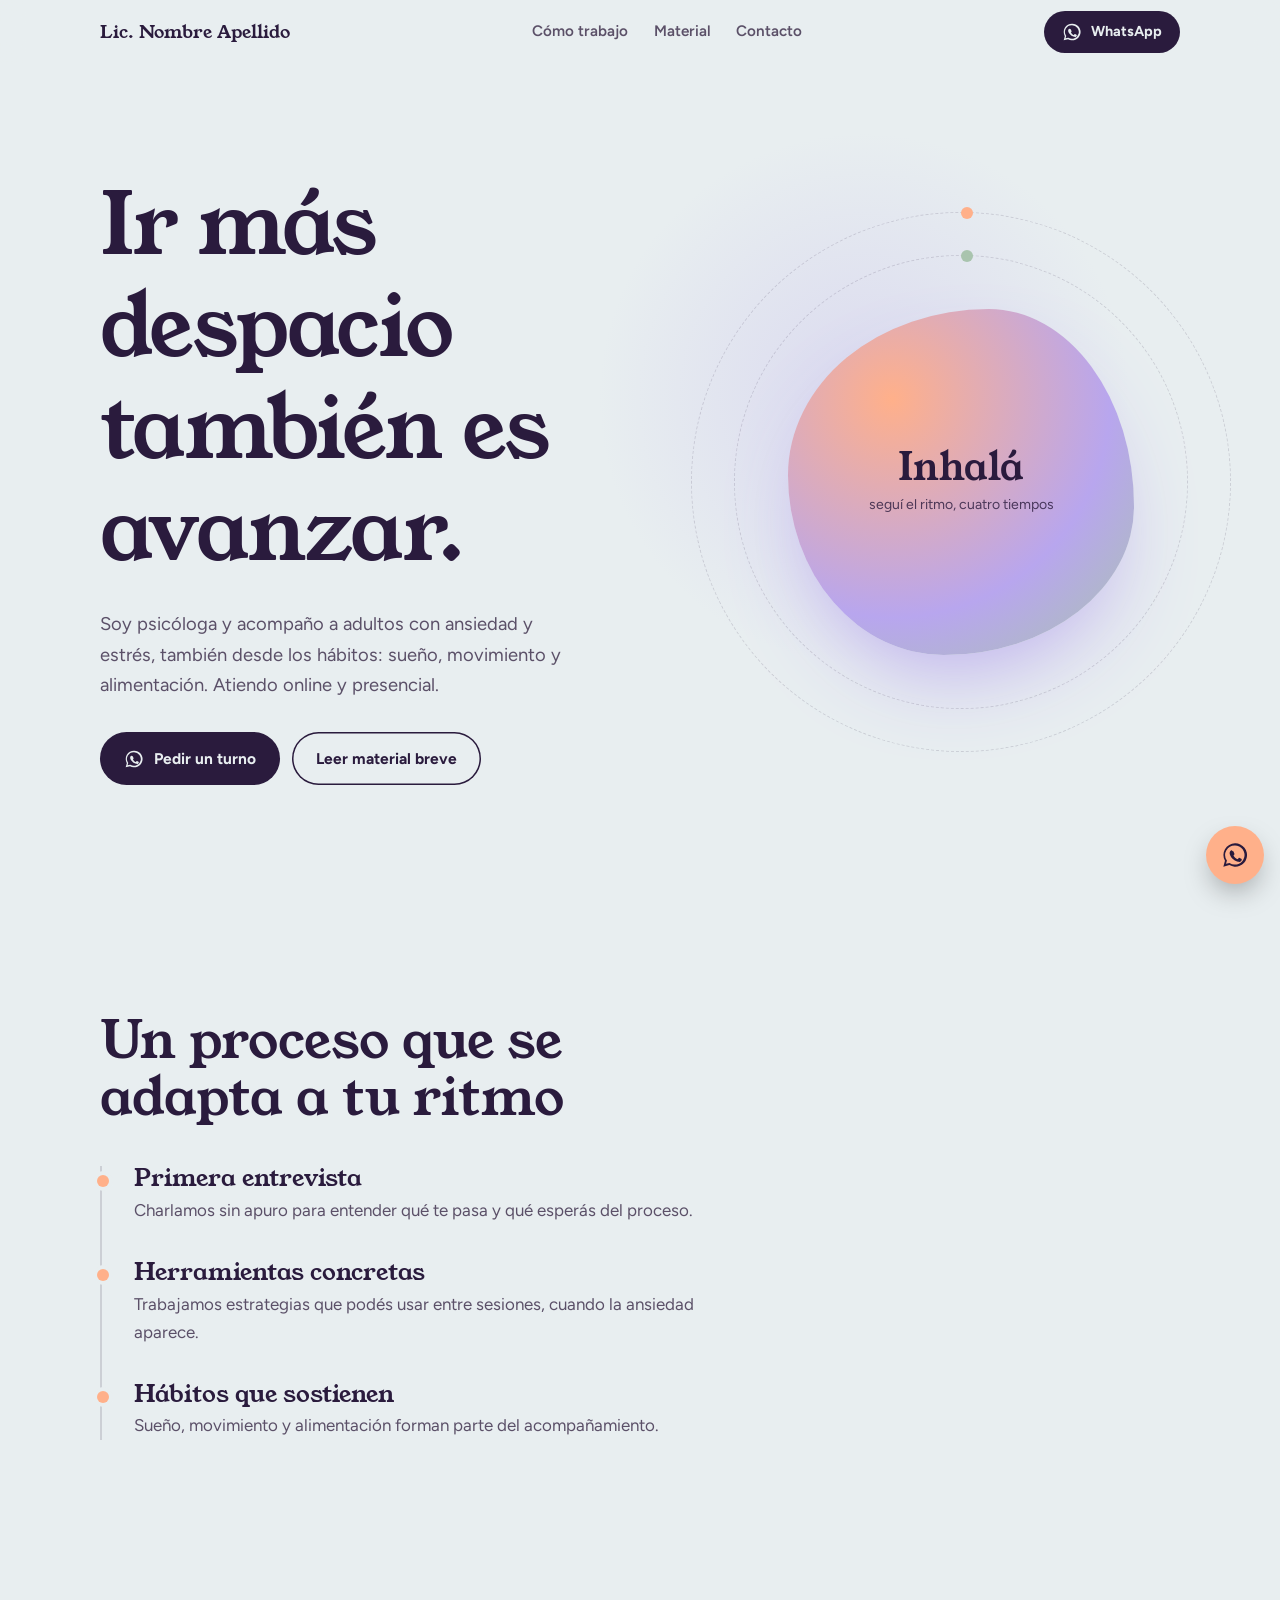
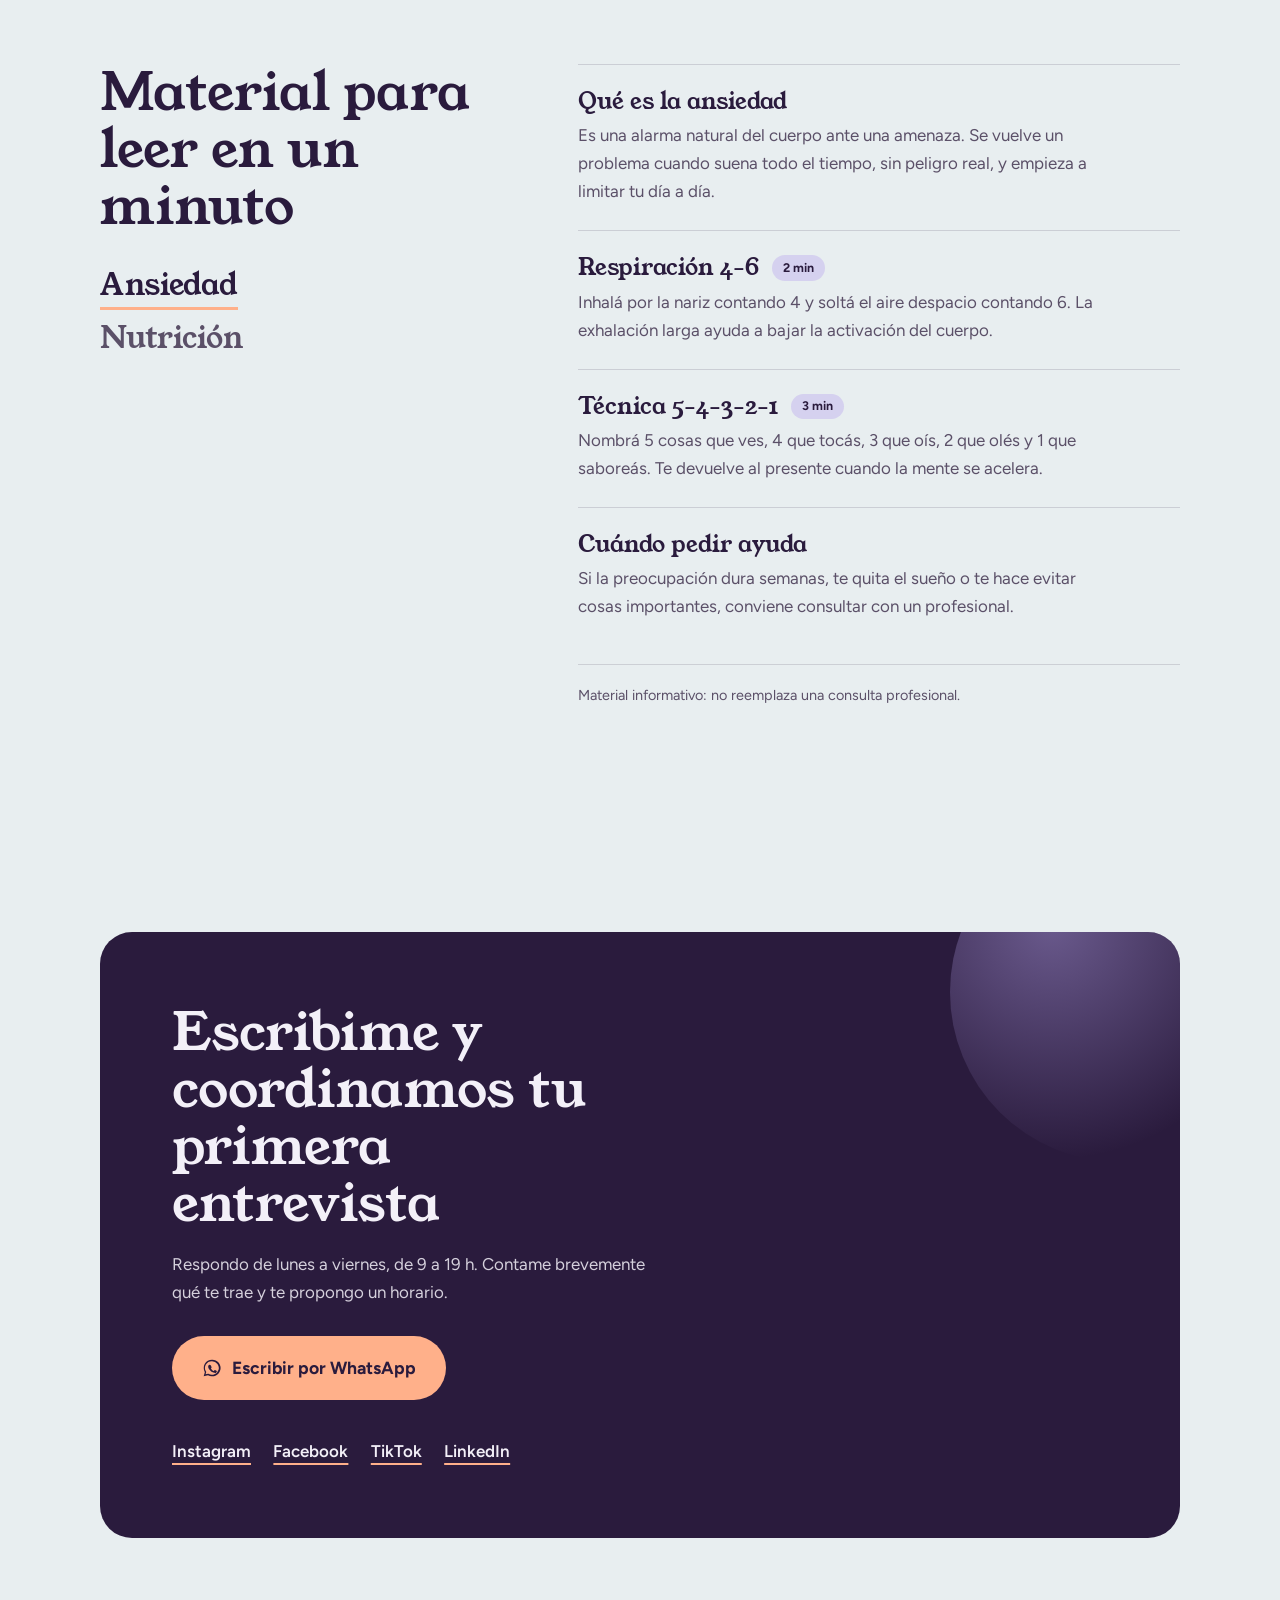
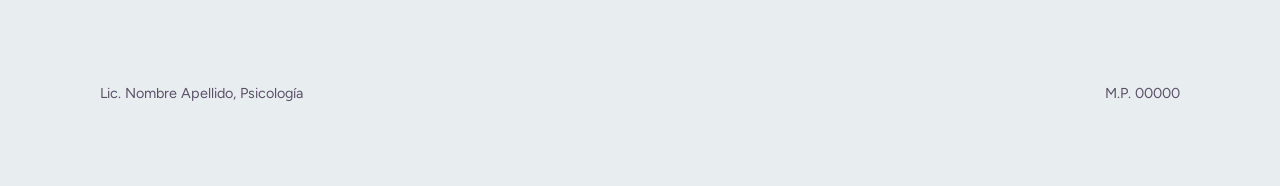
<file: index.html>
<!DOCTYPE html>
<html lang="es">
<head>
<meta charset="utf-8">
<meta name="viewport" content="width=device-width, initial-scale=1, viewport-fit=cover">
<title>Lic. Nombre Apellido, psicóloga</title>
<link rel="preconnect" href="https://fonts.googleapis.com">
<link rel="preconnect" href="https://fonts.gstatic.com" crossorigin>
<link href="https://fonts.googleapis.com/css2?family=Figtree:wght@400;600;700&family=Young+Serif&display=swap" rel="stylesheet">
<link rel="stylesheet" href="styles.css">
</head>
<body>
<svg width="0" height="0" style="position:absolute" aria-hidden="true"><symbol id="wa" viewBox="0 0 24 24"><path fill-rule="evenodd" d="M12 2a10 10 0 0 0-8.6 15L2 22l5.2-1.4A10 10 0 1 0 12 2zm0 1.8a8.2 8.2 0 1 1-4.3 15.2l-.4-.2-3 .8.8-2.9-.3-.4A8.2 8.2 0 0 1 12 3.8zm-3 4.2c-.2 0-.5.1-.7.4-.3.3-.9.9-.9 2.2s.9 2.5 1 2.7c.1.2 1.8 2.8 4.4 3.9 2.2.9 2.6.7 3.1.7.5-.1 1.5-.6 1.7-1.2.2-.6.2-1.1.2-1.2l-.5-.3-1.6-.8c-.2-.1-.4-.1-.5.1l-.7.9c-.1.2-.3.2-.5.1-.2-.1-1-.4-1.9-1.2-.7-.6-1.2-1.4-1.3-1.6-.1-.2 0-.4.1-.5l.4-.4.2-.4v-.4l-.8-1.9c-.2-.5-.4-.4-.5-.4z"/></symbol></svg>

<header><div class="w">
  <a class="brand" href="#inicio">Lic. Nombre Apellido</a>
  <nav><a href="#trabajo">Cómo trabajo</a><a href="#material">Material</a><a href="#contacto">Contacto</a></nav>
  <a class="btn sm" href="https://wa.me/5491100000000?text=Hola%2C%20quisiera%20consultar%20por%20un%20turno" target="_blank" rel="noopener"><svg><use href="#wa"/></svg>WhatsApp</a>
</div></header>

<main>
<div class="w hero" id="inicio">
  <div>
    <h1>Ir más despacio también es avanzar.</h1>
    <p class="lead">Soy psicóloga y acompaño a adultos con ansiedad y estrés, también desde los hábitos: sueño, movimiento y alimentación. Atiendo online y presencial.</p>
    <div class="row">
      <a class="btn" href="https://wa.me/5491100000000?text=Hola%2C%20quisiera%20consultar%20por%20un%20turno" target="_blank" rel="noopener"><svg><use href="#wa"/></svg>Pedir un turno</a>
      <a class="btn o" href="#material">Leer material breve</a>
    </div>
  </div>
  <div class="orb" role="img" aria-label="Esfera que se expande y se contrae para guiar una respiración lenta">
    <div class="ring"></div><div class="ring"></div>
    <div class="core"><b id="lbl">Inhalá</b><small>seguí el ritmo, cuatro tiempos</small></div>
  </div>
</div>

<section id="trabajo"><div class="w">
  <h2>Un proceso que se adapta a tu ritmo</h2>
  <ol class="steps">
    <li><h3>Primera entrevista</h3><p>Charlamos sin apuro para entender qué te pasa y qué esperás del proceso.</p></li>
    <li><h3>Herramientas concretas</h3><p>Trabajamos estrategias que podés usar entre sesiones, cuando la ansiedad aparece.</p></li>
    <li><h3>Hábitos que sostienen</h3><p>Sueño, movimiento y alimentación forman parte del acompañamiento.</p></li>
  </ol>
</div></section>

<section id="material"><div class="w mat">
  <div class="side">
    <h2>Material para leer en un minuto</h2>
    <div class="tabs" role="tablist">
      <button class="tab" role="tab" aria-selected="true" data-p="p1">Ansiedad</button>
      <button class="tab" role="tab" aria-selected="false" data-p="p2">Nutrición</button>
    </div>
  </div>
  <div>
    <div class="panel" id="p1">
      <article><h3>Qué es la ansiedad</h3><p>Es una alarma natural del cuerpo ante una amenaza. Se vuelve un problema cuando suena todo el tiempo, sin peligro real, y empieza a limitar tu día a día.</p></article>
      <article><h3>Respiración 4-6 <span class="chip">2 min</span></h3><p>Inhalá por la nariz contando 4 y soltá el aire despacio contando 6. La exhalación larga ayuda a bajar la activación del cuerpo.</p></article>
      <article><h3>Técnica 5-4-3-2-1 <span class="chip">3 min</span></h3><p>Nombrá 5 cosas que ves, 4 que tocás, 3 que oís, 2 que olés y 1 que saboreás. Te devuelve al presente cuando la mente se acelera.</p></article>
      <article><h3>Cuándo pedir ayuda</h3><p>Si la preocupación dura semanas, te quita el sueño o te hace evitar cosas importantes, conviene consultar con un profesional.</p></article>
    </div>
    <div class="panel" id="p2" hidden>
      <article><h3>Intestino y ánimo</h3><p>El intestino y el cerebro se comunican todo el tiempo. Una alimentación variada, con fibra y alimentos fermentados, acompaña el bienestar emocional.</p></article>
      <article><h3>No saltees comidas</h3><p>Pasar muchas horas sin comer puede generar irritabilidad y nerviosismo. Comer con cierta regularidad ayuda a mantener la energía estable.</p></article>
      <article><h3>Cafeína con medida</h3><p>El exceso de café, mate o energizantes puede intensificar las palpitaciones y la inquietud. Probá reducir de a poco, sobre todo a la tarde.</p></article>
      <article><h3>Comer con atención <span class="chip">una comida al día</span></h3><p>Sentarte, masticar despacio y registrar el hambre y la saciedad mejora tu relación con la comida.</p></article>
    </div>
    <p class="note">Material informativo: no reemplaza una consulta profesional.</p>
  </div>
</div></section>

<section id="contacto"><div class="w"><div class="contact">
  <h2>Escribime y coordinamos tu primera entrevista</h2>
  <p>Respondo de lunes a viernes, de 9 a 19 h. Contame brevemente qué te trae y te propongo un horario.</p>
  <a class="btn wa mag" href="https://wa.me/5491100000000?text=Hola%2C%20quisiera%20consultar%20por%20un%20turno" target="_blank" rel="noopener"><svg><use href="#wa"/></svg>Escribir por WhatsApp</a>
  <div class="soc">
    <a href="https://instagram.com/tu_usuario" target="_blank" rel="noopener">Instagram</a>
    <a href="https://facebook.com/tu_usuario" target="_blank" rel="noopener">Facebook</a>
    <a href="https://tiktok.com/@tu_usuario" target="_blank" rel="noopener">TikTok</a>
    <a href="https://linkedin.com/in/tu_usuario" target="_blank" rel="noopener">LinkedIn</a>
  </div>
</div></div></section>
</main>

<div class="w"><footer><span>Lic. Nombre Apellido, Psicología</span><span>M.P. 00000</span></footer></div>
<div class="fab"><a href="https://wa.me/5491100000000?text=Hola%2C%20quisiera%20consultar%20por%20un%20turno" target="_blank" rel="noopener" aria-label="Escribir por WhatsApp"><svg><use href="#wa"/></svg></a></div>

<script src="script.js"></script>
</body>
</html>
</file>
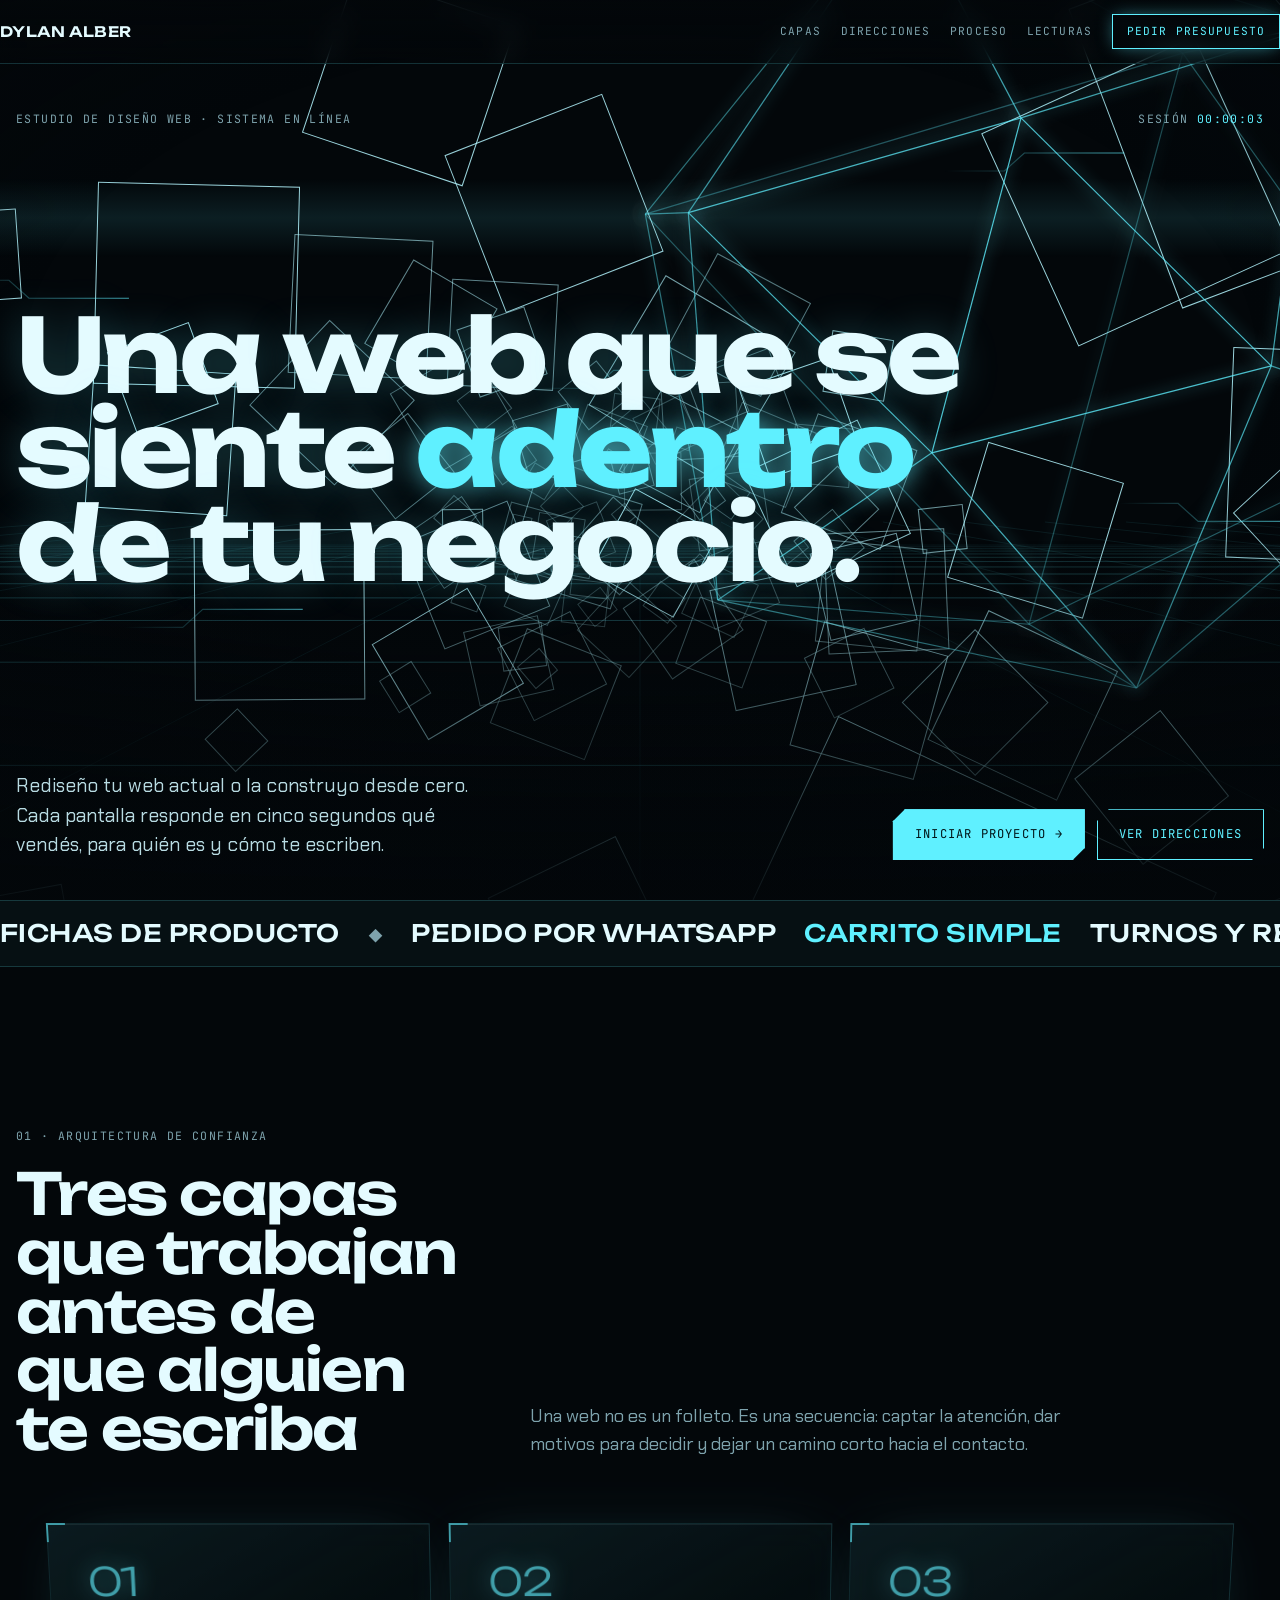
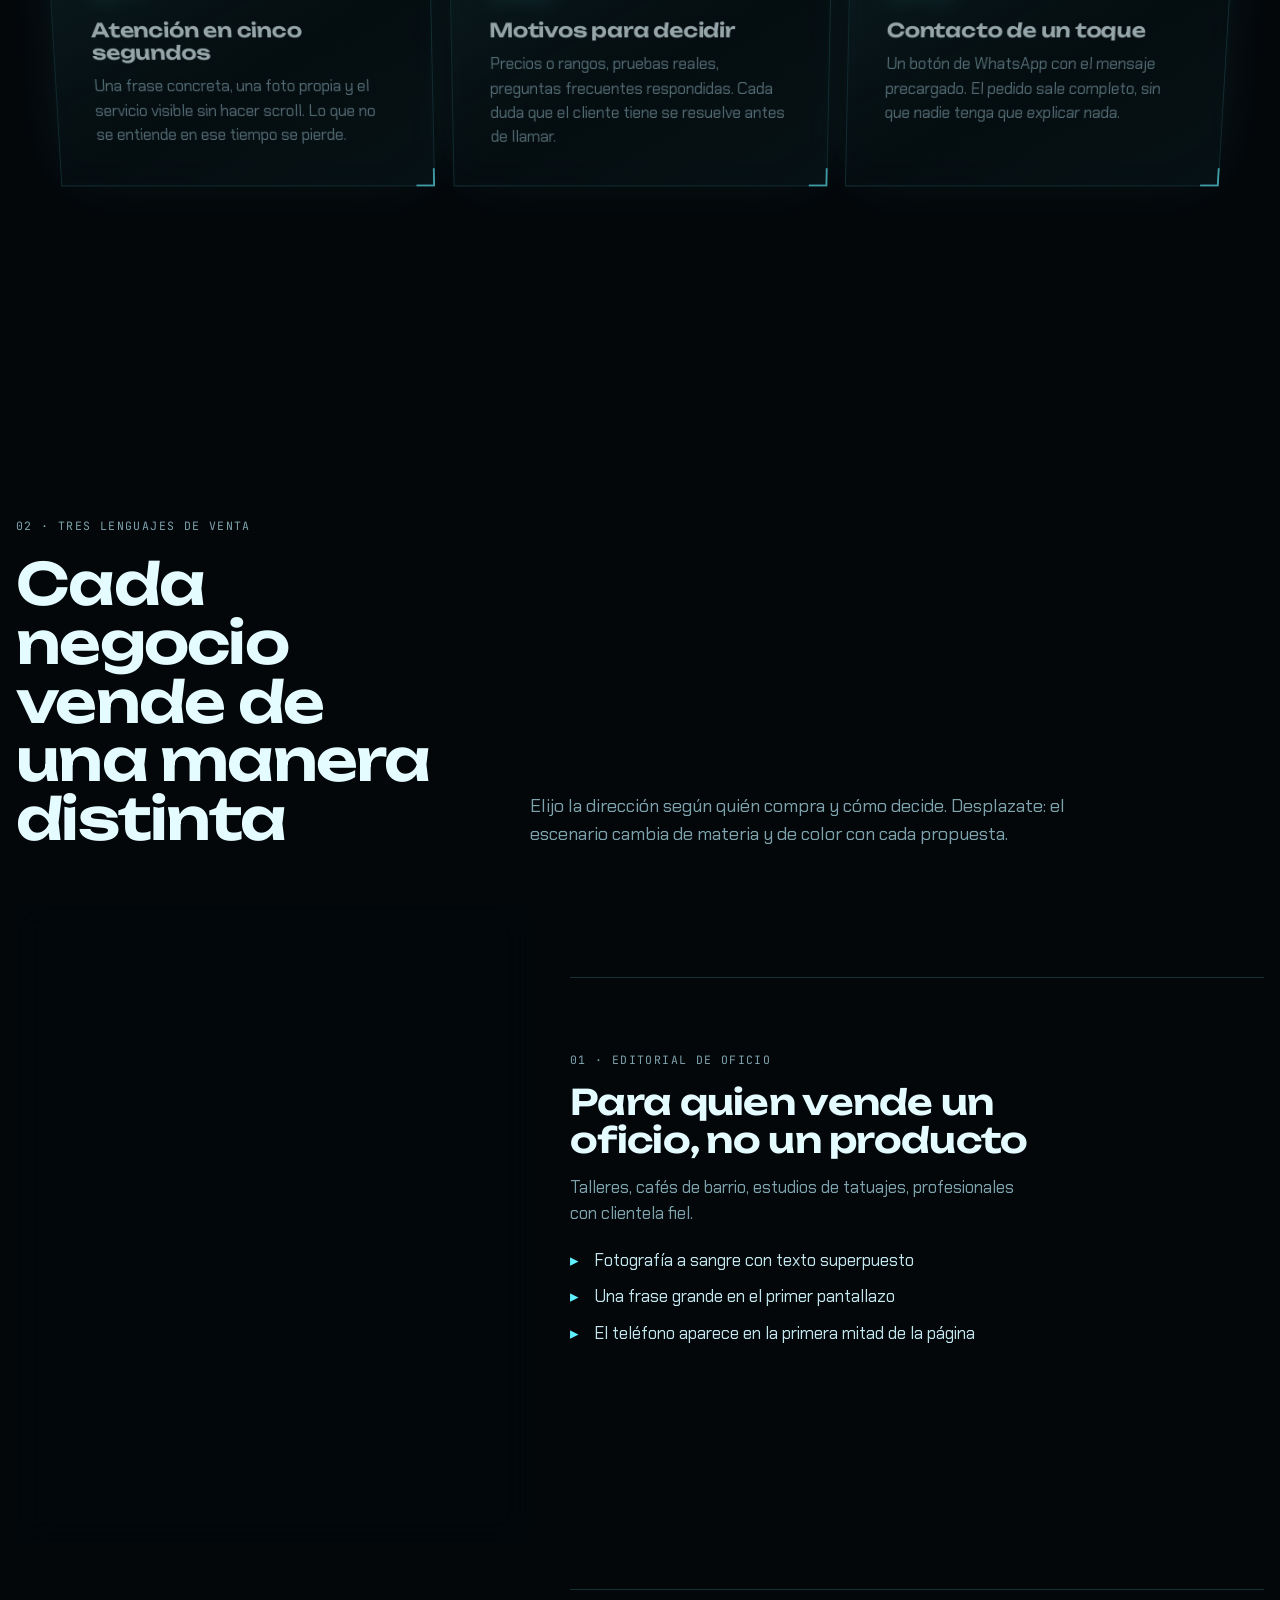
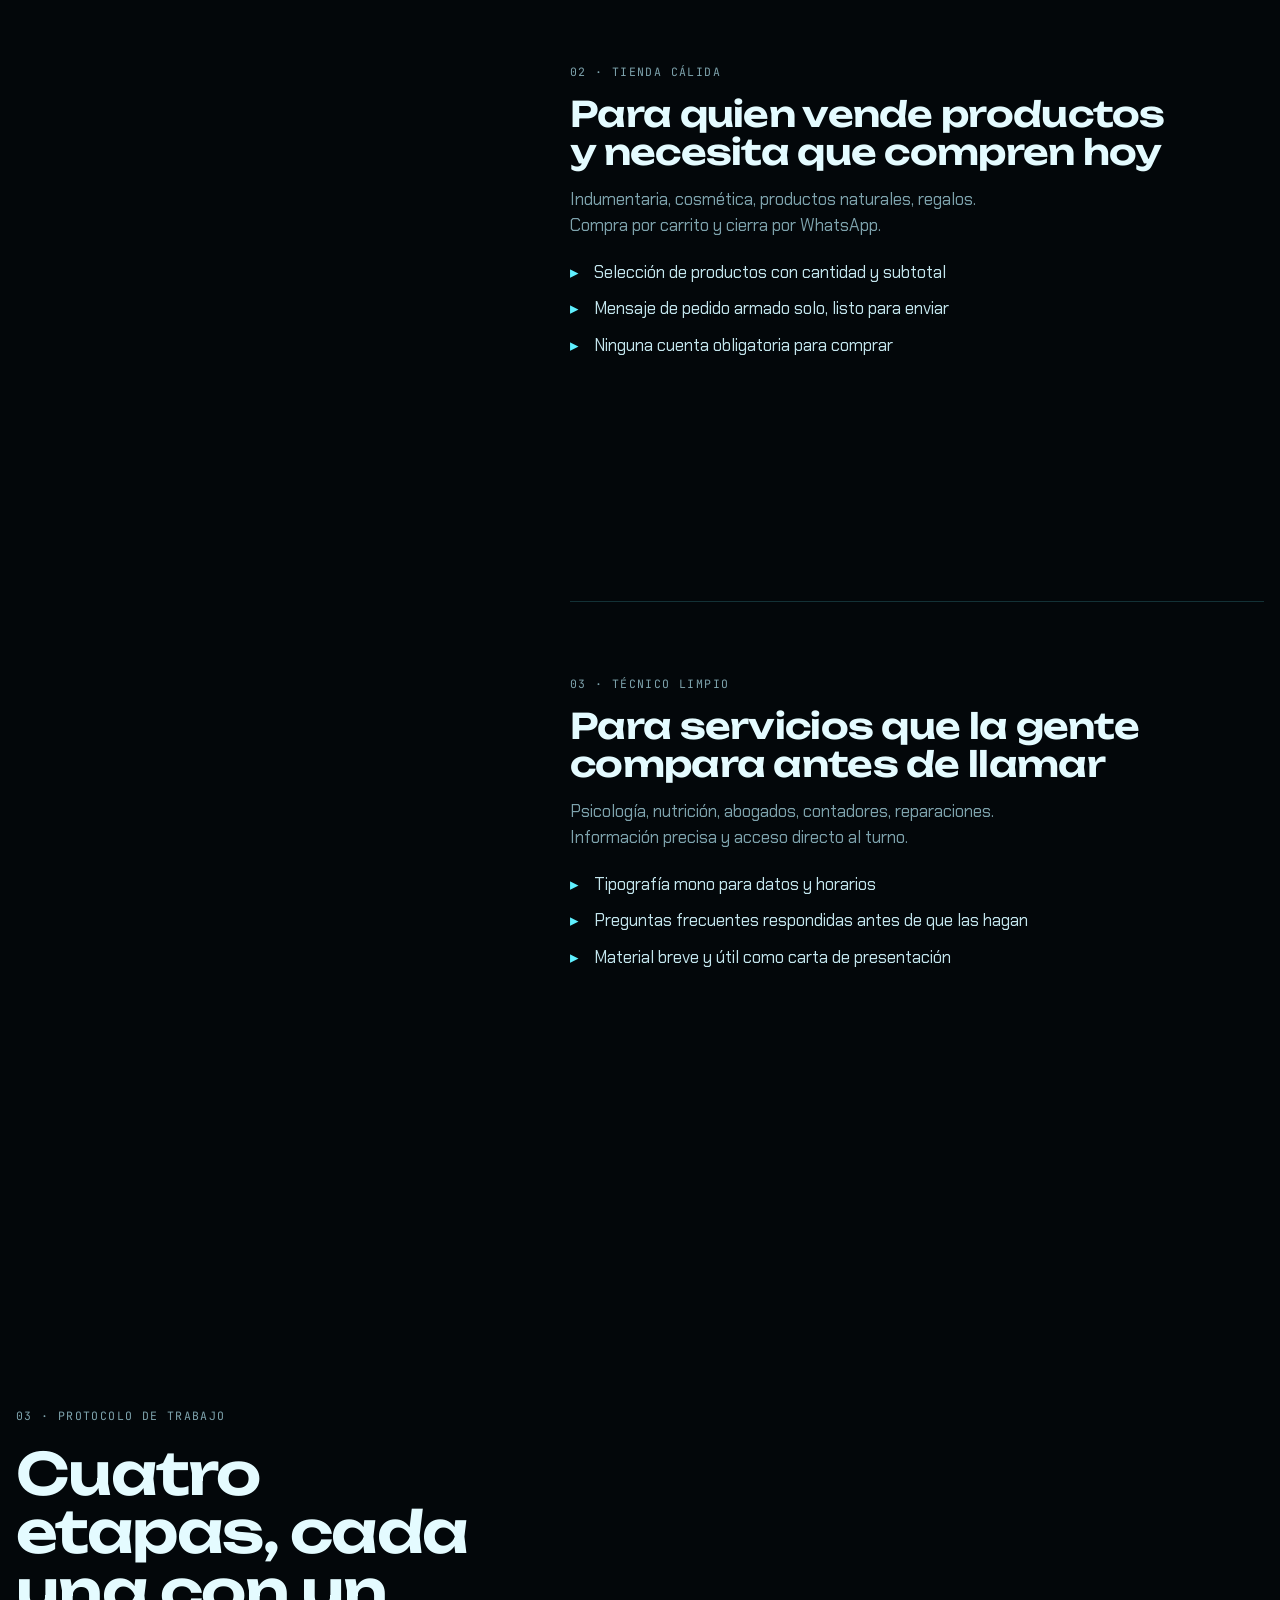
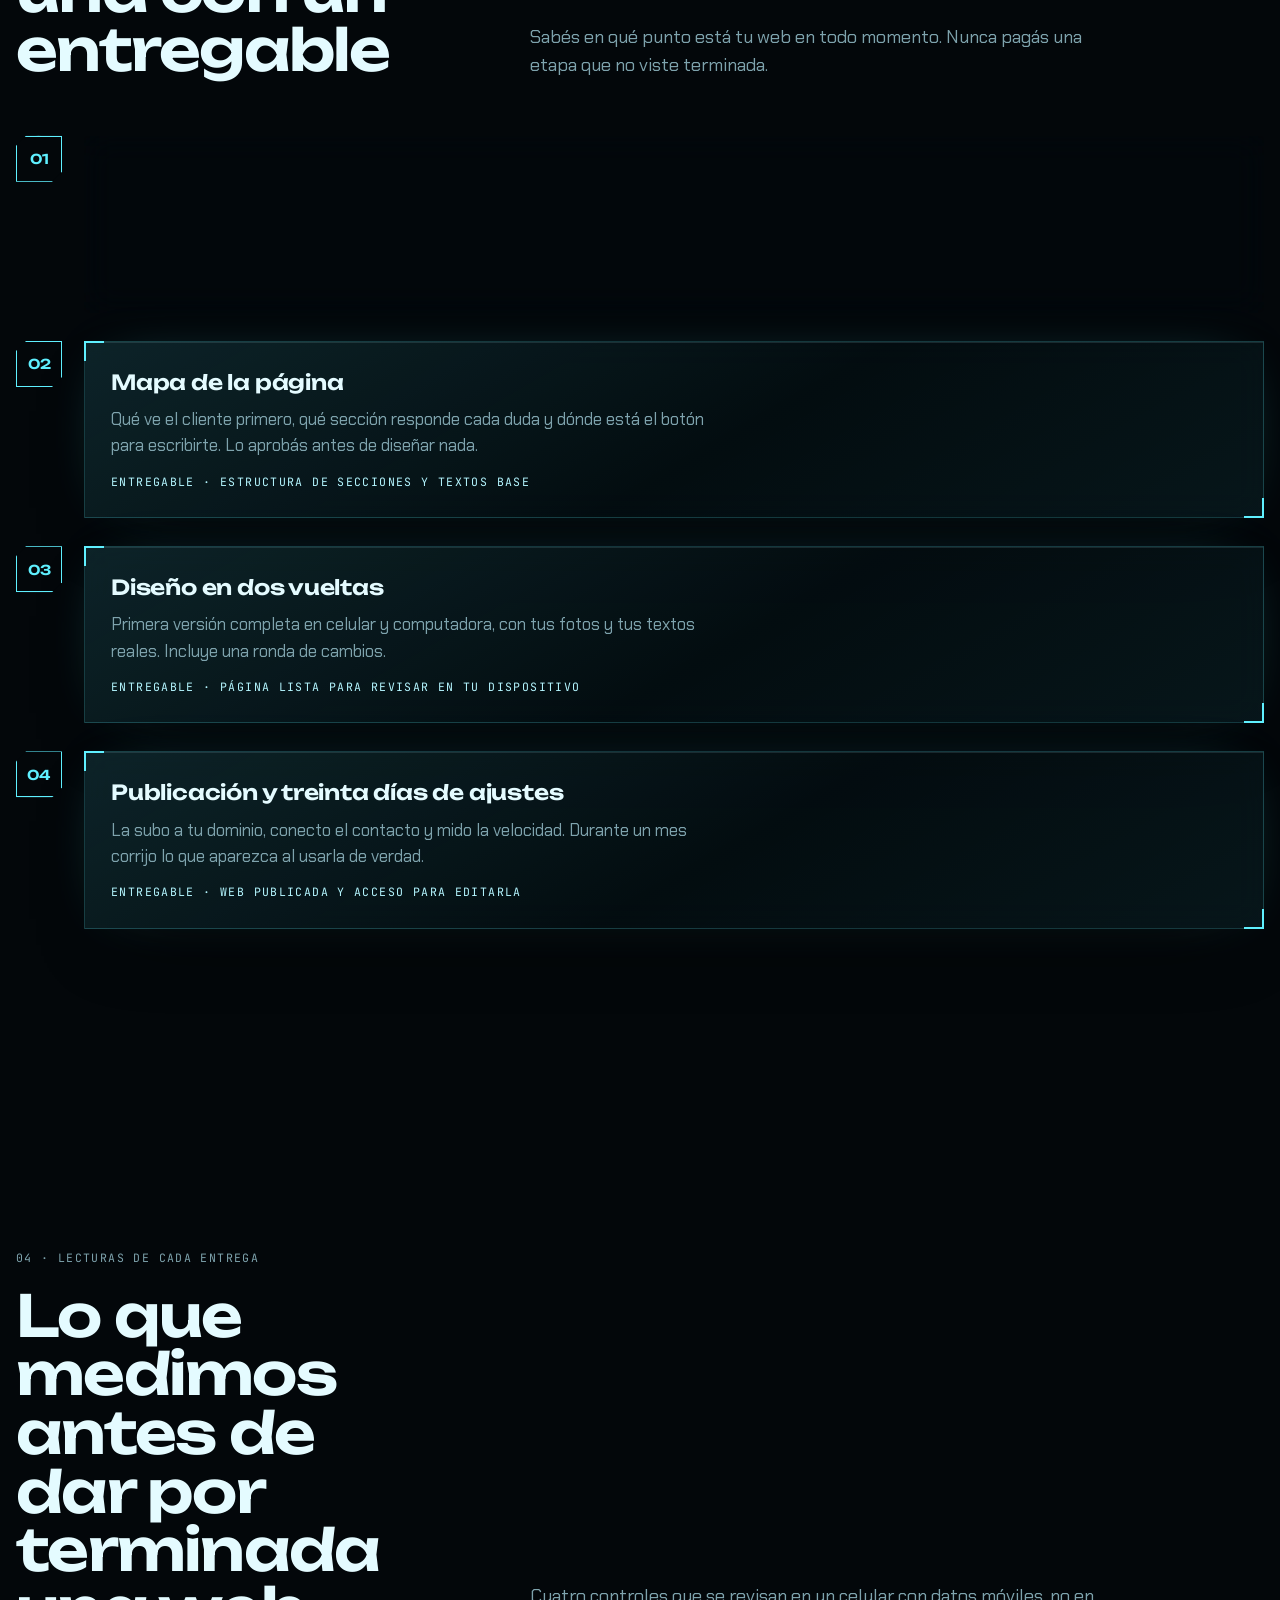
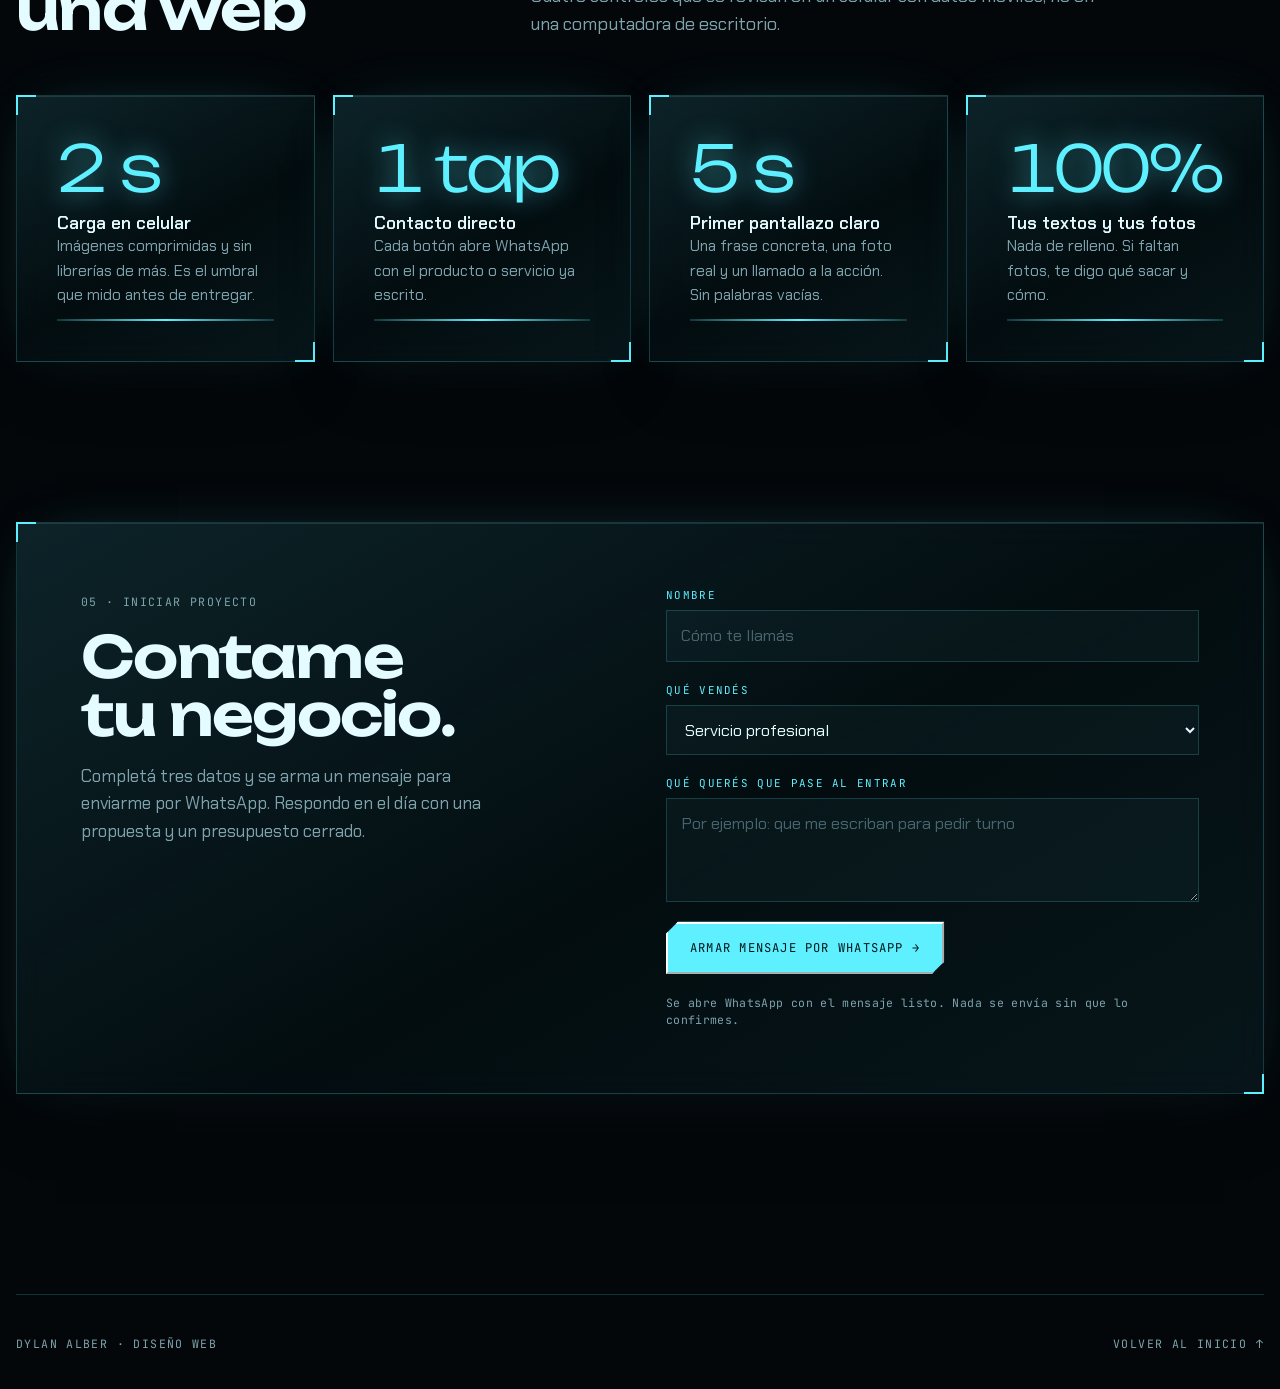
<file: demo-futurista.html>
<!doctype html><html><head><meta charset=utf8><meta name=viewport content="width=device-width,initial-scale=1,viewport-fit=cover"><style>:root{color-scheme:light;box-sizing:border-box;padding-top:env(safe-area-inset-top,0px);padding-bottom:env(safe-area-inset-bottom,0px)}html{scroll-padding-top:env(safe-area-inset-top,0px)}body{margin:0;padding:0;font:14px -apple-system,BlinkMacSystemFont,sans-serif;background:#fff;color:#000}img{max-width:100%}[hidden]:not([hidden=until-found i]){display:none!important}</style></head><body>
<title>Dylan Alber, Diseño Web</title>
<link rel="stylesheet" href="https://fonts.googleapis.com/css2?family=Unbounded:wght@300..800&family=Chakra+Petch:wght@300;400;500;600&family=JetBrains+Mono:wght@400;500&display=swap">
<style>
/* Plan: cámara dentro de un sistema holográfico. Fondo de vacío con una
   escena de canvas (cubos, esfera de alambre, cuadrícula en perspectiva)
   que se mueve con el scroll. Paneles de cristal con esquinas de HUD. El
   texto es grande y ancho (Unbounded), los datos van en mono y el cuerpo en
   Chakra Petch, de corte técnico. Un solo acento cian; las tres direcciones
   de venta cambian de paleta solo dentro del escenario. */

:root {
  --void: #03070a;
  --fg: #e4fbff;
  --muted: #7ea3ad;
  --accent: #5ff0ff;
  --accent-2: #b4f6ff;
  --line: rgba(95, 240, 255, .18);
  --glass: linear-gradient(150deg, rgba(95,240,255,.12), rgba(95,240,255,.02) 55%, rgba(95,240,255,.06));
  --display: "Unbounded", "Arial Black", Arial, sans-serif;
  --body: "Chakra Petch", "Segoe UI", system-ui, sans-serif;
  --mono: "JetBrains Mono", ui-monospace, Menlo, monospace;
  color-scheme: dark;
}

* { box-sizing: border-box; }
html { background: var(--void); }
html, body { margin: 0; }
body {
  background: var(--void);
  color: var(--fg);
  font-family: var(--body);
  font-size: 1.0625rem;
  line-height: 1.55;
  overflow-x: hidden;
  padding-inline: 16px;
}
img { max-width: 100%; }
a { color: inherit; }
:focus-visible { outline: 2px solid var(--accent); outline-offset: 3px; }

/* Escena de fondo */
#fx {
  position: fixed; inset: 0;
  width: 100%; height: 100%;
  z-index: 0;
  pointer-events: none;
}
/* Viñeta y brillo de lectura */
.vignette {
  position: fixed; inset: 0; z-index: 1; pointer-events: none;
  background:
    radial-gradient(120% 90% at 50% 40%, transparent 40%, rgba(3,7,10,.85) 100%),
    linear-gradient(180deg, transparent 60%, rgba(3,7,10,.9));
}
main, header, footer { position: relative; z-index: 2; }

.mono {
  font-family: var(--mono);
  font-size: .72rem;
  letter-spacing: .12em;
  text-transform: uppercase;
  color: var(--muted);
}
.cy { color: var(--accent); }

/* Navegación */
header.top {
  position: fixed;
  top: env(safe-area-inset-top, 0px);
  left: 0; right: 0;
  z-index: 40;
  display: flex; align-items: center; justify-content: space-between; gap: 16px;
  padding: 14px 16px;
  margin-inline: -16px;
  background: linear-gradient(180deg, rgba(3,7,10,.85), rgba(3,7,10,.4));
  backdrop-filter: blur(10px);
  border-bottom: 1px solid var(--line);
}
.brand { font-family: var(--display); font-weight: 600; font-size: .9rem; text-decoration: none; letter-spacing: .02em; }
nav.links { display: flex; gap: 20px; align-items: center; }
nav.links a { text-decoration: none; font-family: var(--mono); font-size: .7rem; letter-spacing: .1em; text-transform: uppercase; color: var(--muted); }
nav.links a:hover { color: var(--accent); }
.pill {
  border: 1px solid var(--accent);
  padding: 8px 14px;
  color: var(--accent) !important;
  box-shadow: 0 0 18px -4px rgba(95,240,255,.6);
}
@media (max-width: 620px) { nav.links a:not(.pill) { display: none; } }

/* Hero */
.hero {
  min-height: 100svh;
  display: grid;
  grid-template-rows: auto 1fr auto;
  padding-block: 110px 40px;
  gap: 24px;
}
.hud-top { display: flex; justify-content: space-between; gap: 12px; flex-wrap: wrap; }
.hero h1 {
  font-family: var(--display);
  font-weight: 700;
  font-size: clamp(2.5rem, 8vw, 7.4rem);
  line-height: .92;
  letter-spacing: -.035em;
  margin: 0;
  align-self: center;
  max-width: 14ch;
  text-wrap: balance;
  text-shadow: 0 0 40px rgba(95,240,255,.25);
}
.hero h1 .w { display: inline-block; animation: rise 1.1s cubic-bezier(.2,.8,.2,1) both; animation-delay: calc(var(--i) * 80ms); }
.hero h1 em {
  font-style: normal;
  color: var(--accent);
  text-shadow: 0 0 28px rgba(95,240,255,.7);
}
@keyframes rise { from { transform: translateY(.4em) skewY(4deg); } to { transform: none; } }
.hero-foot {
  display: grid;
  grid-template-columns: minmax(0, 1.2fr) minmax(0, 1fr);
  gap: 28px;
  align-items: end;
}
.hero-foot p { margin: 0; max-width: 40ch; font-size: 1.2rem; color: #b8dbe2; }
.cta-row { display: flex; flex-wrap: wrap; gap: 12px; justify-content: flex-end; }
.btn {
  display: inline-flex; align-items: center; gap: 10px;
  padding: 16px 22px;
  text-decoration: none;
  font-family: var(--mono); font-size: .76rem; letter-spacing: .1em; text-transform: uppercase;
  background: var(--accent); color: #02161a;
  box-shadow: 0 0 0 1px var(--accent), 0 0 30px -6px rgba(95,240,255,.8);
  clip-path: polygon(12px 0, 100% 0, 100% calc(100% - 12px), calc(100% - 12px) 100%, 0 100%, 0 12px);
  transition: transform .25s ease, box-shadow .25s ease, background .25s ease;
}
.btn:hover { transform: translateY(-2px); box-shadow: 0 0 0 1px var(--accent-2), 0 0 44px -4px rgba(95,240,255,1); background: var(--accent-2); }
.btn.ghost { background: transparent; color: var(--accent); box-shadow: inset 0 0 0 1px var(--accent); }
.btn.ghost:hover { background: rgba(95,240,255,.08); }
@media (max-width: 760px) {
  .hero-foot { grid-template-columns: minmax(0, 1fr); }
  .cta-row { justify-content: flex-start; }
}
@keyframes rise-in { from { opacity: .4; } to { opacity: 1; } }

/* Cinta de datos */
.ticker {
  overflow: hidden;
  border-block: 1px solid var(--line);
  padding-block: 14px;
  margin-inline: -16px;
  background: rgba(95,240,255,.04);
}
.ticker-track {
  display: flex; gap: 28px; width: max-content;
  animation: slide 40s linear infinite;
  font-family: var(--display); font-weight: 500;
  font-size: clamp(1rem, 2.2vw, 1.5rem);
  letter-spacing: .02em;
  text-transform: uppercase;
  white-space: nowrap;
}
.ticker-track span:nth-child(3n) { color: var(--accent); }
.ticker-track span:nth-child(3n+1)::after { content: "◆"; margin-left: 28px; color: var(--muted); font-size: .7em; }
@keyframes slide { to { transform: translateX(-50%); } }

/* Secciones */
section { padding-block: clamp(80px, 13vw, 160px); }
.sec-head {
  display: grid;
  grid-template-columns: minmax(0, 1fr) minmax(0, 1.6fr);
  gap: 20px 56px;
  margin-bottom: 56px;
  align-items: end;
}
.sec-head .mono { grid-column: 1 / -1; }
.sec-head h2 {
  font-family: var(--display); font-weight: 600;
  font-size: clamp(1.9rem, 4.6vw, 3.6rem);
  line-height: 1.02; letter-spacing: -.03em; margin: 0;
  text-wrap: balance;
}
.sec-head p { margin: 0; font-size: 1.15rem; color: var(--muted); max-width: 48ch; }
@media (max-width: 760px) { .sec-head { grid-template-columns: minmax(0, 1fr); } }

/* Panel de cristal con esquinas HUD */
.glass {
  position: relative;
  background: var(--glass), rgba(3,10,14,.55);
  border: 1px solid var(--line);
  backdrop-filter: blur(16px) saturate(140%);
  -webkit-backdrop-filter: blur(16px) saturate(140%);
  box-shadow: inset 0 1px 0 rgba(180,246,255,.12), 0 30px 80px -40px rgba(0,0,0,.9), 0 0 60px -30px rgba(95,240,255,.35);
  padding: clamp(22px, 3.4vw, 40px);
}
.glass::before, .glass::after {
  content: ""; position: absolute; width: 18px; height: 18px;
  border-color: var(--accent); border-style: solid; border-width: 0; pointer-events: none;
}
.glass::before { top: -1px; left: -1px; border-top-width: 2px; border-left-width: 2px; }
.glass::after { bottom: -1px; right: -1px; border-bottom-width: 2px; border-right-width: 2px; }

/* Profundidad por scroll (transform solo; en reposo ya se ve) */
.depth-stack { perspective: 1400px; display: grid; gap: 28px; }
.depth-stack .glass { transform-origin: 50% 50%; will-change: transform; }

/* Capas de confianza */
.layers { display: grid; grid-template-columns: repeat(3, minmax(0,1fr)); gap: 20px; }
.layers .glass h3 {
  font-family: var(--display); font-weight: 600; font-size: 1.3rem; line-height: 1.15;
  margin: 18px 0 10px; letter-spacing: -.01em;
}
.layers .glass p { margin: 0; color: var(--muted); }
.layers .idx { font-family: var(--display); font-size: 2.6rem; font-weight: 300; color: var(--accent); line-height: 1; text-shadow: 0 0 22px rgba(95,240,255,.6); }
@media (max-width: 860px) { .layers { grid-template-columns: minmax(0,1fr); } }

/* Direcciones: escenario sticky */
.stage-wrap { display: grid; grid-template-columns: minmax(0, 1fr) minmax(0, 1.35fr); gap: 40px; align-items: start; }
.stage {
  position: sticky; top: 100px;
  height: min(74svh, 640px);
  display: flex; flex-direction: column; justify-content: space-between;
  overflow: hidden;
  background: var(--bg-s, #071218);
  color: var(--fg-s, #e4fbff);
  transition: background .7s ease, color .7s ease, border-color .7s ease;
  border-color: var(--acc-s, var(--accent));
  box-shadow: 0 0 80px -28px var(--acc-s, var(--accent));
}
.stage .lab { font-family: var(--mono); font-size: .7rem; letter-spacing: .12em; text-transform: uppercase; color: var(--acc-s, var(--accent)); }
.stage .mark {
  font-family: var(--display); font-weight: 700;
  font-size: clamp(2.2rem, 6vw, 4.6rem);
  line-height: .95; letter-spacing: -.04em; margin: 0;
  color: var(--acc-s, var(--accent));
  transition: color .7s ease;
  text-wrap: balance;
}
.stage .sample { font-size: 1.12rem; line-height: 1.5; margin: 0; max-width: 32ch; opacity: .9; }
.stage .chips { display: flex; gap: 8px; margin-top: 18px; flex-wrap: wrap; }
.stage .chips span { font-family: var(--mono); font-size: .68rem; letter-spacing: .08em; text-transform: uppercase; padding: 6px 10px; border: 1px solid var(--acc-s, var(--accent)); color: var(--acc-s, var(--accent)); }

.stage[data-dir="1"] { --bg-s: #120c08; --fg-s: #f3e6d2; --acc-s: #e0a04a; }
.stage[data-dir="2"] { --bg-s: #f2ede2; --fg-s: #14291f; --acc-s: #1f7a55; }
.stage[data-dir="3"] { --bg-s: #061a2e; --fg-s: #e3f2ff; --acc-s: #3fb8ff; }
.stage[data-dir="3"] .mark { font-family: var(--mono); font-weight: 500; font-size: clamp(1.9rem, 4.6vw, 3.4rem); letter-spacing: -.05em; }
.stage[data-dir="1"] .mark { font-family: var(--display); font-weight: 400; font-style: normal; }
.stage[data-dir="2"] .mark { font-family: var(--display); font-weight: 600; }

.panels { display: grid; gap: 22vh; padding-block: 8vh; }
.panel { min-height: 46vh; display: flex; flex-direction: column; justify-content: center; gap: 14px; border-top: 1px solid var(--line); padding-top: 28px; }
.panel h3 { font-family: var(--display); font-weight: 600; font-size: clamp(1.4rem, 3vw, 2.2rem); line-height: 1.1; letter-spacing: -.02em; margin: 0; text-wrap: balance; }
.panel p { margin: 0; color: var(--muted); max-width: 46ch; }
.panel ul { margin: 6px 0 0; padding: 0; list-style: none; display: grid; gap: 10px; }
.panel li { padding-left: 24px; position: relative; color: #c4e6ee; }
.panel li::before { content: "▸"; position: absolute; left: 0; color: var(--accent); }
@media (max-width: 860px) {
  .stage-wrap { grid-template-columns: minmax(0, 1fr); }
  .stage { position: relative; top: 0; height: 380px; }
  .panels { gap: 40px; }
}

/* Proceso: línea de progreso */
.timeline { position: relative; display: grid; gap: 28px; padding-left: 0; }
.timeline::before {
  content: ""; position: absolute; left: 22px; top: 0; bottom: 0; width: 1px;
  background: linear-gradient(var(--accent), transparent);
  transform: scaleY(var(--p, 1)); transform-origin: top;
  box-shadow: 0 0 14px var(--accent);
}
.step { position: relative; display: grid; grid-template-columns: 46px minmax(0, 1fr); gap: 22px; }
.step .node {
  width: 46px; height: 46px;
  display: grid; place-items: center;
  font-family: var(--display); font-size: .85rem; font-weight: 600;
  color: var(--accent);
  background: #03070a;
  border: 1px solid var(--accent);
  box-shadow: 0 0 18px -2px rgba(95,240,255,.7);
  clip-path: polygon(10px 0, 100% 0, 100% calc(100% - 10px), calc(100% - 10px) 100%, 0 100%, 0 10px);
}
.step .glass { padding: 24px 26px; }
.step h3 { font-family: var(--display); font-weight: 600; font-size: 1.3rem; margin: 0 0 8px; letter-spacing: -.01em; }
.step p { margin: 0; color: var(--muted); max-width: 60ch; }
.step .tag { display: inline-block; margin-top: 14px; color: var(--accent-2); }
@media (max-width: 560px) { .step { grid-template-columns: 36px minmax(0,1fr); gap: 14px; } .step .node { width: 36px; height: 36px; font-size: .7rem; } .timeline::before { left: 17px; } }

/* Lecturas */
.readouts { display: grid; grid-template-columns: repeat(4, minmax(0,1fr)); gap: 18px; }
.readouts .glass { display: flex; flex-direction: column; gap: 12px; min-height: 220px; justify-content: space-between; }
.readouts .val { font-family: var(--display); font-weight: 300; font-size: clamp(2.6rem, 5vw, 4.2rem); line-height: 1; letter-spacing: -.04em; color: var(--accent); text-shadow: 0 0 26px rgba(95,240,255,.55); font-variant-numeric: tabular-nums; }
.readouts h3 { font-family: var(--body); font-weight: 600; font-size: 1.08rem; margin: 0; line-height: 1.3; }
.readouts p { margin: 0; color: var(--muted); font-size: .98rem; }
.bar { height: 2px; background: var(--line); position: relative; overflow: hidden; }
.bar::after { content: ""; position: absolute; inset: 0; background: linear-gradient(90deg, transparent, var(--accent), transparent); animation: scan 3.2s linear infinite; }
@keyframes scan { from { transform: translateX(-100%); } to { transform: translateX(100%); } }
@media (max-width: 960px) { .readouts { grid-template-columns: repeat(2, minmax(0,1fr)); } }
@media (max-width: 520px) { .readouts { grid-template-columns: minmax(0,1fr); } }

/* Contacto */
.contact { display: grid; grid-template-columns: minmax(0, 1fr) minmax(0, 1fr); gap: 52px; padding: clamp(28px, 5vw, 64px); }
.contact h2 { font-family: var(--display); font-weight: 600; font-size: clamp(2rem, 4.8vw, 3.6rem); letter-spacing: -.03em; line-height: 1.02; margin: 0 0 18px; text-wrap: balance; }
.contact p.lead { margin: 0; color: var(--muted); font-size: 1.1rem; max-width: 40ch; }
form { display: grid; gap: 20px; }
label { display: grid; gap: 6px; }
label > span { font-family: var(--mono); font-size: .68rem; letter-spacing: .12em; text-transform: uppercase; color: var(--accent); }
input, select, textarea {
  font: inherit; font-size: 1.04rem; color: var(--fg);
  background: rgba(95,240,255,.04);
  border: 1px solid var(--line);
  padding: 12px 14px;
  border-radius: 0;
  width: 100%; min-width: 0;
  color-scheme: dark;
}
input::placeholder, textarea::placeholder { color: #47656d; }
input:focus, select:focus, textarea:focus { outline: none; border-color: var(--accent); box-shadow: 0 0 0 1px var(--accent), 0 0 24px -6px rgba(95,240,255,.6); }
textarea { resize: vertical; min-height: 104px; }
.form-note { font-family: var(--mono); font-size: .72rem; color: var(--muted); margin: 0; letter-spacing: .03em; }
@media (max-width: 760px) { .contact { grid-template-columns: minmax(0,1fr); } }

footer {
  padding-block: 40px 36px;
  display: flex; flex-wrap: wrap; justify-content: space-between; gap: 16px;
  border-top: 1px solid var(--line);
  margin-top: 40px;
}
footer a { text-decoration: none; }
footer a:hover { color: var(--accent); }

@media (prefers-reduced-motion: reduce) {
  .hero h1 .w, .ticker-track, .bar::after { animation: none; }
}
</style>

<canvas id="fx" aria-hidden="true"></canvas>
<div class="vignette" aria-hidden="true"></div>

<header class="top">
  <a class="brand" href="#inicio">DYLAN ALBER</a>
  <nav class="links" aria-label="Principal">
    <a href="#capas">Capas</a>
    <a href="#direcciones">Direcciones</a>
    <a href="#proceso">Proceso</a>
    <a href="#incluye">Lecturas</a>
    <a class="pill" href="#contacto">Pedir presupuesto</a>
  </nav>
</header>

<main>
  <div class="hero" id="inicio">
    <div class="hud-top">
      <span class="mono">Estudio de diseño web · sistema en línea</span>
      <span class="mono">Sesión <span class="cy" id="clock">00:00:00</span></span>
    </div>
    <h1 aria-label="Una web que se siente adentro de tu negocio">
      <span class="w" style="--i:0">Una</span>
      <span class="w" style="--i:1">web</span>
      <span class="w" style="--i:2">que</span>
      <span class="w" style="--i:3">se</span>
      <span class="w" style="--i:4">siente</span>
      <span class="w" style="--i:5"><em>adentro</em></span>
      <span class="w" style="--i:6">de</span>
      <span class="w" style="--i:7">tu</span>
      <span class="w" style="--i:8">negocio.</span>
    </h1>
    <div class="hero-foot">
      <p>Rediseño tu web actual o la construyo desde cero. Cada pantalla responde en cinco segundos qué vendés, para quién es y cómo te escriben.</p>
      <div class="cta-row">
        <a class="btn" href="#contacto">Iniciar proyecto →</a>
        <a class="btn ghost" href="#direcciones">Ver direcciones</a>
      </div>
    </div>
  </div>

  <div class="ticker" aria-hidden="true">
    <div class="ticker-track">
      <span>Fichas de producto</span><span>Pedido por WhatsApp</span><span>Carrito simple</span><span>Turnos y reservas</span><span>Material que educa</span><span>Velocidad en celular</span>
      <span>Fichas de producto</span><span>Pedido por WhatsApp</span><span>Carrito simple</span><span>Turnos y reservas</span><span>Material que educa</span><span>Velocidad en celular</span>
    </div>
  </div>

  <section id="capas">
    <div class="sec-head">
      <span class="mono">01 · Arquitectura de confianza</span>
      <h2>Tres capas que trabajan antes de que alguien te escriba</h2>
      <p>Una web no es un folleto. Es una secuencia: captar la atención, dar motivos para decidir y dejar un camino corto hacia el contacto.</p>
    </div>
    <div class="layers depth-stack" data-depth>
      <article class="glass">
        <span class="idx">01</span>
        <h3>Atención en cinco segundos</h3>
        <p>Una frase concreta, una foto propia y el servicio visible sin hacer scroll. Lo que no se entiende en ese tiempo se pierde.</p>
      </article>
      <article class="glass">
        <span class="idx">02</span>
        <h3>Motivos para decidir</h3>
        <p>Precios o rangos, pruebas reales, preguntas frecuentes respondidas. Cada duda que el cliente tiene se resuelve antes de llamar.</p>
      </article>
      <article class="glass">
        <span class="idx">03</span>
        <h3>Contacto de un toque</h3>
        <p>Un botón de WhatsApp con el mensaje precargado. El pedido sale completo, sin que nadie tenga que explicar nada.</p>
      </article>
    </div>
  </section>

  <section id="direcciones">
    <div class="sec-head">
      <span class="mono">02 · Tres lenguajes de venta</span>
      <h2>Cada negocio vende de una manera distinta</h2>
      <p>Elijo la dirección según quién compra y cómo decide. Desplazate: el escenario cambia de materia y de color con cada propuesta.</p>
    </div>
    <div class="stage-wrap">
      <aside class="stage glass" id="stage" data-dir="1" aria-live="polite">
        <div class="lab" id="stage-lab">Dirección 01 · Editorial de oficio</div>
        <p class="mark" id="mark">Hecho a mano, sin atajos.</p>
        <div>
          <p class="sample" id="sample">Para marcas con historia. Fotografía a sangre y tipografía que pesa.</p>
          <div class="chips"><span>Talleres</span><span>Cafés</span><span>Estudios</span></div>
        </div>
      </aside>
      <div class="panels">
        <article class="panel" data-dir="1" data-mark="Hecho a mano, sin atajos." data-sample="Para marcas con historia. Fotografía a sangre y tipografía que pesa." data-lab="Dirección 01 · Editorial de oficio">
          <span class="mono">01 · Editorial de oficio</span>
          <h3>Para quien vende un oficio, no un producto</h3>
          <p>Talleres, cafés de barrio, estudios de tatuajes, profesionales con clientela fiel.</p>
          <ul>
            <li>Fotografía a sangre con texto superpuesto</li>
            <li>Una frase grande en el primer pantallazo</li>
            <li>El teléfono aparece en la primera mitad de la página</li>
          </ul>
        </article>
        <article class="panel" data-dir="2" data-mark="Pedí en dos toques." data-sample="Para tiendas de productos chicos. Fichas claras y un carrito que no molesta." data-lab="Dirección 02 · Tienda cálida">
          <span class="mono">02 · Tienda cálida</span>
          <h3>Para quien vende productos y necesita que compren hoy</h3>
          <p>Indumentaria, cosmética, productos naturales, regalos. Compra por carrito y cierra por WhatsApp.</p>
          <ul>
            <li>Selección de productos con cantidad y subtotal</li>
            <li>Mensaje de pedido armado solo, listo para enviar</li>
            <li>Ninguna cuenta obligatoria para comprar</li>
          </ul>
        </article>
        <article class="panel" data-dir="3" data-mark="Qué, cuánto, cuándo." data-sample="Para servicios que se contratan por confianza. Datos ordenados, sin ruido." data-lab="Dirección 03 · Técnico limpio">
          <span class="mono">03 · Técnico limpio</span>
          <h3>Para servicios que la gente compara antes de llamar</h3>
          <p>Psicología, nutrición, abogados, contadores, reparaciones. Información precisa y acceso directo al turno.</p>
          <ul>
            <li>Tipografía mono para datos y horarios</li>
            <li>Preguntas frecuentes respondidas antes de que las hagan</li>
            <li>Material breve y útil como carta de presentación</li>
          </ul>
        </article>
      </div>
    </div>
  </section>

  <section id="proceso">
    <div class="sec-head">
      <span class="mono">03 · Protocolo de trabajo</span>
      <h2>Cuatro etapas, cada una con un entregable</h2>
      <p>Sabés en qué punto está tu web en todo momento. Nunca pagás una etapa que no viste terminada.</p>
    </div>
    <div class="timeline" id="timeline">
      <div class="step">
        <div class="node">01</div>
        <div class="glass">
          <h3>Llamada de veinte minutos</h3>
          <p>Me contás qué vendés, a quién y de dónde llegan hoy los clientes. Con eso defino la dirección visual y el presupuesto cerrado.</p>
          <span class="mono tag">Entregable · resumen escrito de la propuesta</span>
        </div>
      </div>
      <div class="step">
        <div class="node">02</div>
        <div class="glass">
          <h3>Mapa de la página</h3>
          <p>Qué ve el cliente primero, qué sección responde cada duda y dónde está el botón para escribirte. Lo aprobás antes de diseñar nada.</p>
          <span class="mono tag">Entregable · estructura de secciones y textos base</span>
        </div>
      </div>
      <div class="step">
        <div class="node">03</div>
        <div class="glass">
          <h3>Diseño en dos vueltas</h3>
          <p>Primera versión completa en celular y computadora, con tus fotos y tus textos reales. Incluye una ronda de cambios.</p>
          <span class="mono tag">Entregable · página lista para revisar en tu dispositivo</span>
        </div>
      </div>
      <div class="step">
        <div class="node">04</div>
        <div class="glass">
          <h3>Publicación y treinta días de ajustes</h3>
          <p>La subo a tu dominio, conecto el contacto y mido la velocidad. Durante un mes corrijo lo que aparezca al usarla de verdad.</p>
          <span class="mono tag">Entregable · web publicada y acceso para editarla</span>
        </div>
      </div>
    </div>
  </section>

  <section id="incluye">
    <div class="sec-head">
      <span class="mono">04 · Lecturas de cada entrega</span>
      <h2>Lo que medimos antes de dar por terminada una web</h2>
      <p>Cuatro controles que se revisan en un celular con datos móviles, no en una computadora de escritorio.</p>
    </div>
    <div class="readouts">
      <article class="glass">
        <span class="val">2 s</span>
        <div>
          <h3>Carga en celular</h3>
          <p>Imágenes comprimidas y sin librerías de más. Es el umbral que mido antes de entregar.</p>
        </div>
        <div class="bar"></div>
      </article>
      <article class="glass">
        <span class="val">1 tap</span>
        <div>
          <h3>Contacto directo</h3>
          <p>Cada botón abre WhatsApp con el producto o servicio ya escrito.</p>
        </div>
        <div class="bar"></div>
      </article>
      <article class="glass">
        <span class="val">5 s</span>
        <div>
          <h3>Primer pantallazo claro</h3>
          <p>Una frase concreta, una foto real y un llamado a la acción. Sin palabras vacías.</p>
        </div>
        <div class="bar"></div>
      </article>
      <article class="glass">
        <span class="val">100%</span>
        <div>
          <h3>Tus textos y tus fotos</h3>
          <p>Nada de relleno. Si faltan fotos, te digo qué sacar y cómo.</p>
        </div>
        <div class="bar"></div>
      </article>
    </div>
  </section>

  <section id="contacto" style="padding-top:0">
    <div class="glass contact">
      <div>
        <span class="mono">05 · Iniciar proyecto</span>
        <h2 style="margin-top:14px">Contame tu negocio.</h2>
        <p class="lead">Completá tres datos y se arma un mensaje para enviarme por WhatsApp. Respondo en el día con una propuesta y un presupuesto cerrado.</p>
      </div>
      <form id="brief" novalidate>
        <label>
          <span>Nombre</span>
          <input id="f-name" name="name" autocomplete="name" placeholder="Cómo te llamás">
        </label>
        <label>
          <span>Qué vendés</span>
          <select id="f-type" name="type">
            <option value="Servicio profesional">Servicio profesional</option>
            <option value="Productos para compra online">Productos para compra online</option>
            <option value="Oficio o local">Oficio o local</option>
            <option value="Otro">Otro</option>
          </select>
        </label>
        <label>
          <span>Qué querés que pase al entrar</span>
          <textarea id="f-goal" name="goal" placeholder="Por ejemplo: que me escriban para pedir turno"></textarea>
        </label>
        <button class="btn" type="submit" style="justify-self:start">Armar mensaje por WhatsApp →</button>
        <p class="form-note" id="note">Se abre WhatsApp con el mensaje listo. Nada se envía sin que lo confirmes.</p>
      </form>
    </div>
  </section>
</main>

<footer>
  <span class="mono">Dylan Alber · Diseño web</span>
  <span class="mono"><a href="#inicio">Volver al inicio ↑</a></span>
</footer>

<script>
(function () {
  var reduce = window.matchMedia && window.matchMedia("(prefers-reduced-motion: reduce)").matches;

  // Reloj de sesión
  var clock = document.getElementById("clock");
  var start = Date.now();
  function tick() {
    var s = Math.floor((Date.now() - start) / 1000);
    var h = String(Math.floor(s / 3600)).padStart(2, "0");
    var m = String(Math.floor((s % 3600) / 60)).padStart(2, "0");
    var ss = String(s % 60).padStart(2, "0");
    clock.textContent = h + ":" + m + ":" + ss;
  }
  tick(); setInterval(tick, 1000);

  // Escena de canvas: cubos, esfera de alambre y cuadrícula en perspectiva
  var cv = document.getElementById("fx");
  var ctx = cv.getContext("2d");
  var W = 0, H = 0, dpr = 1, t = 0, sy = 0, px = 0, py = 0;
  var cubes = [];
  for (var i = 0; i < 110; i++) {
    cubes.push({
      x: Math.random() * 2 - 1, y: Math.random() * 2 - 1,
      z: Math.random() * 4 + 0.3,
      r: Math.random() * 6.28, sp: Math.random() * 0.5 + 0.15,
      s: Math.random() * 0.035 + 0.012
    });
  }
  // Icosaedro: 12 vértices, 30 aristas
  var phi = (1 + Math.sqrt(5)) / 2;
  var V0 = [[0,1,phi],[0,-1,phi],[0,1,-phi],[0,-1,-phi],[1,phi,0],[-1,phi,0],[1,-phi,0],[-1,-phi,0],[phi,0,1],[-phi,0,1],[phi,0,-1],[-phi,0,-1]];
  var E = [];
  for (var a = 0; a < V0.length; a++) for (var b = a + 1; b < V0.length; b++) {
    var dx = V0[a][0]-V0[b][0], dy = V0[a][1]-V0[b][1], dz = V0[a][2]-V0[b][2];
    if (Math.abs(Math.sqrt(dx*dx+dy*dy+dz*dz) - 2) < 0.01) E.push([a, b]);
  }
  var IV = V0.map(function (v) { var l = Math.sqrt(v[0]*v[0]+v[1]*v[1]+v[2]*v[2]); return [v[0]/l, v[1]/l, v[2]/l]; });

  function resize() {
    dpr = Math.min(window.devicePixelRatio || 1, 2);
    W = window.innerWidth; H = window.innerHeight;
    cv.width = W * dpr; cv.height = H * dpr;
    ctx.setTransform(dpr, 0, 0, dpr, 0, 0);
  }
  window.addEventListener("resize", resize);
  resize();

  window.addEventListener("scroll", function () { sy = window.scrollY; }, { passive: true });
  window.addEventListener("pointermove", function (e) {
    px = (e.clientX / W) * 2 - 1; py = (e.clientY / H) * 2 - 1;
  }, { passive: true });

  function scene(time) {
    ctx.clearRect(0, 0, W, H);
    var cam = sy * 0.0012;
    var unit = Math.min(W, H);
    var hx = W * 0.5, hy = H * 0.58;

    // Cuadrícula de piso en perspectiva
    ctx.lineWidth = 1;
    var off = (time * 0.12 + cam) % 1;
    for (var k = 0; k < 14; k++) {
      var z = 1 + ((k + off) / 14) * 16;
      var yy = hy + (H * 0.42) / z;
      var al = 0.05 + 0.25 * (1 - k / 14);
      ctx.strokeStyle = "rgba(95,240,255," + al.toFixed(3) + ")";
      ctx.beginPath(); ctx.moveTo(0, yy); ctx.lineTo(W, yy); ctx.stroke();
    }
    for (var c = -12; c <= 12; c++) {
      ctx.strokeStyle = "rgba(95,240,255,0.08)";
      ctx.beginPath();
      ctx.moveTo(hx + c * unit * 0.09, hy);
      ctx.lineTo(hx + c * unit * 0.9, H);
      ctx.stroke();
    }

    // Barrido horizontal
    var sweep = ((time * 0.06) % 1) * H;
    var g = ctx.createLinearGradient(0, sweep - 40, 0, sweep + 40);
    g.addColorStop(0, "rgba(95,240,255,0)");
    g.addColorStop(0.5, "rgba(95,240,255,0.10)");
    g.addColorStop(1, "rgba(95,240,255,0)");
    ctx.fillStyle = g; ctx.fillRect(0, sweep - 40, W, 80);

    // Cubos flotantes que se acercan
    for (var j = 0; j < cubes.length; j++) {
      var q = cubes[j];
      q.z -= q.sp * 0.006;
      if (q.z < 0.25) q.z += 4;
      var zz = q.z - cam * 0.5;
      if (zz < 0.25) zz += 4;
      var sx = hx + (q.x + px * 0.03 / zz) * W * 0.5 / zz;
      var syy = hy + (q.y + py * 0.03 / zz) * H * 0.5 / zz;
      var size = q.s * unit / zz * 6;
      var rot = q.r + time * q.sp * 0.4;
      var a2 = Math.min(1, 1.2 / zz) * 0.85;
      ctx.save();
      ctx.translate(sx, syy); ctx.rotate(rot);
      ctx.strokeStyle = "rgba(180,246,255," + a2.toFixed(3) + ")";
      ctx.lineWidth = 1;
      ctx.strokeRect(-size / 2, -size / 2, size, size);
      ctx.restore();
    }

    // Esfera de alambre (icosaedro) a la derecha
    var ox = W * 0.8, oy = H * 0.34;
    var ry = time * 0.25 + px * 0.4, rx = time * 0.15 + py * 0.3 + cam * 0.5;
    var cy = Math.cos(ry), sy2 = Math.sin(ry), cx = Math.cos(rx), sx2 = Math.sin(rx);
    var P = IV.map(function (v) {
      var x1 = v[0] * cy + v[2] * sy2;
      var z1 = -v[0] * sy2 + v[2] * cy;
      var y1 = v[1] * cx - z1 * sx2;
      var z2 = v[1] * sx2 + z1 * cx;
      var d = 3.2 + z2;
      return [ox + x1 * unit * 0.22 * (3.2 / d) * 2.1, oy + y1 * unit * 0.22 * (3.2 / d) * 2.1, z2];
    });
    ctx.shadowColor = "rgba(95,240,255,1)";
    ctx.shadowBlur = 14;
    E.forEach(function (e) {
      var p1 = P[e[0]], p2 = P[e[1]];
      var depth = (p1[2] + p2[2]) / 2;
      ctx.strokeStyle = "rgba(95,240,255," + (0.25 + (depth + 1) * 0.3).toFixed(3) + ")";
      ctx.lineWidth = 1.2;
      ctx.beginPath(); ctx.moveTo(p1[0], p1[1]); ctx.lineTo(p2[0], p2[1]); ctx.stroke();
    });
    ctx.shadowBlur = 0;

    // Líneas de circuito que cruzan la escena
    ctx.lineWidth = 1.2;
    for (var L = 0; L < 5; L++) {
      var ly = H * (0.18 + L * 0.13) + Math.sin(time * 0.5 + L) * 10;
      var seg = ((time * 0.2 + L * 0.37) % 1);
      var x0 = seg * (W + 300) - 150;
      var grad = ctx.createLinearGradient(x0 - 180, 0, x0, 0);
      grad.addColorStop(0, "rgba(95,240,255,0)");
      grad.addColorStop(1, "rgba(95,240,255,0.65)");
      ctx.strokeStyle = grad;
      ctx.beginPath();
      ctx.moveTo(x0 - 180, ly);
      ctx.lineTo(x0 - 120, ly);
      ctx.lineTo(x0 - 100, ly + (L % 2 ? 18 : -18));
      ctx.lineTo(x0, ly + (L % 2 ? 18 : -18));
      ctx.stroke();
    }
  }

  var running = !reduce;
  function loop(ts) {
    t = ts / 1000;
    scene(t);
    if (running) requestAnimationFrame(loop);
  }
  if (reduce) { scene(0); } else { requestAnimationFrame(loop); }
  document.addEventListener("visibilitychange", function () {
    if (!document.hidden && !reduce) requestAnimationFrame(loop);
  });

  // Profundidad por scroll en paneles de cristal
  var depthEls = document.querySelectorAll(".depth-stack .glass");
  function depthUpdate() {
    var mid = window.innerHeight / 2;
    depthEls.forEach(function (el) {
      var r = el.getBoundingClientRect();
      var d = ((r.top + r.height / 2) - mid) / window.innerHeight;
      var dz = Math.min(Math.abs(d), 1) * -90;
      var rx = d * -6;
      el.style.transform = "translateZ(" + dz.toFixed(1) + "px) rotateX(" + rx.toFixed(2) + "deg)";
      el.style.opacity = (1 - Math.min(Math.abs(d), 1) * 0.35).toFixed(3);
    });
  }
  if (!reduce) {
    window.addEventListener("scroll", depthUpdate, { passive: true });
    window.addEventListener("resize", depthUpdate);
    depthUpdate();
  }

  // Línea de progreso del proceso
  var tl = document.getElementById("timeline");
  function timelineUpdate() {
    var r = tl.getBoundingClientRect();
    var p = (window.innerHeight * 0.6 - r.top) / r.height;
    tl.style.setProperty("--p", Math.max(0.04, Math.min(1, p)).toFixed(3));
  }
  window.addEventListener("scroll", timelineUpdate, { passive: true });
  window.addEventListener("resize", timelineUpdate);
  timelineUpdate();

  // Escenario de direcciones
  var stage = document.getElementById("stage");
  var mark = document.getElementById("mark");
  var sample = document.getElementById("sample");
  var lab = document.getElementById("stage-lab");
  var panels = document.querySelectorAll(".panel");
  function activate(p) {
    stage.dataset.dir = p.dataset.dir;
    lab.textContent = p.dataset.lab;
    mark.textContent = p.dataset.mark;
    sample.textContent = p.dataset.sample;
  }
  if ("IntersectionObserver" in window) {
    var io = new IntersectionObserver(function (entries) {
      entries.forEach(function (en) { if (en.isIntersecting) activate(en.target); });
    }, { rootMargin: "-45% 0px -45% 0px" });
    panels.forEach(function (p) { io.observe(p); });
  }

  // Formulario: arma el mensaje y abre WhatsApp. No envía nada por su cuenta.
  var form = document.getElementById("brief");
  form.addEventListener("submit", function (e) {
    e.preventDefault();
    var name = document.getElementById("f-name").value.trim();
    var type = document.getElementById("f-type").value;
    var goal = document.getElementById("f-goal").value.trim();
    var msg = "Hola Dylan, soy " + (name || "(sin nombre)") + ". Vendo: " + type + ".";
    if (goal) msg += " Quiero que la web logre esto: " + goal;
    msg += " ¿Podemos hablar de un presupuesto?";
    var note = document.getElementById("note");
    try {
      var w = window.open("https://wa.me/5491126476479?text=" + encodeURIComponent(msg), "_blank", "noopener");
      note.textContent = "Se abrió WhatsApp con el mensaje listo. Si no se abrió, copiá este texto y mandalo: " + msg;
    } catch (err) {
      note.textContent = "Copiá este texto y mandalo por WhatsApp: " + msg;
    }
  });
})();
</script>

</body></html>
</file>
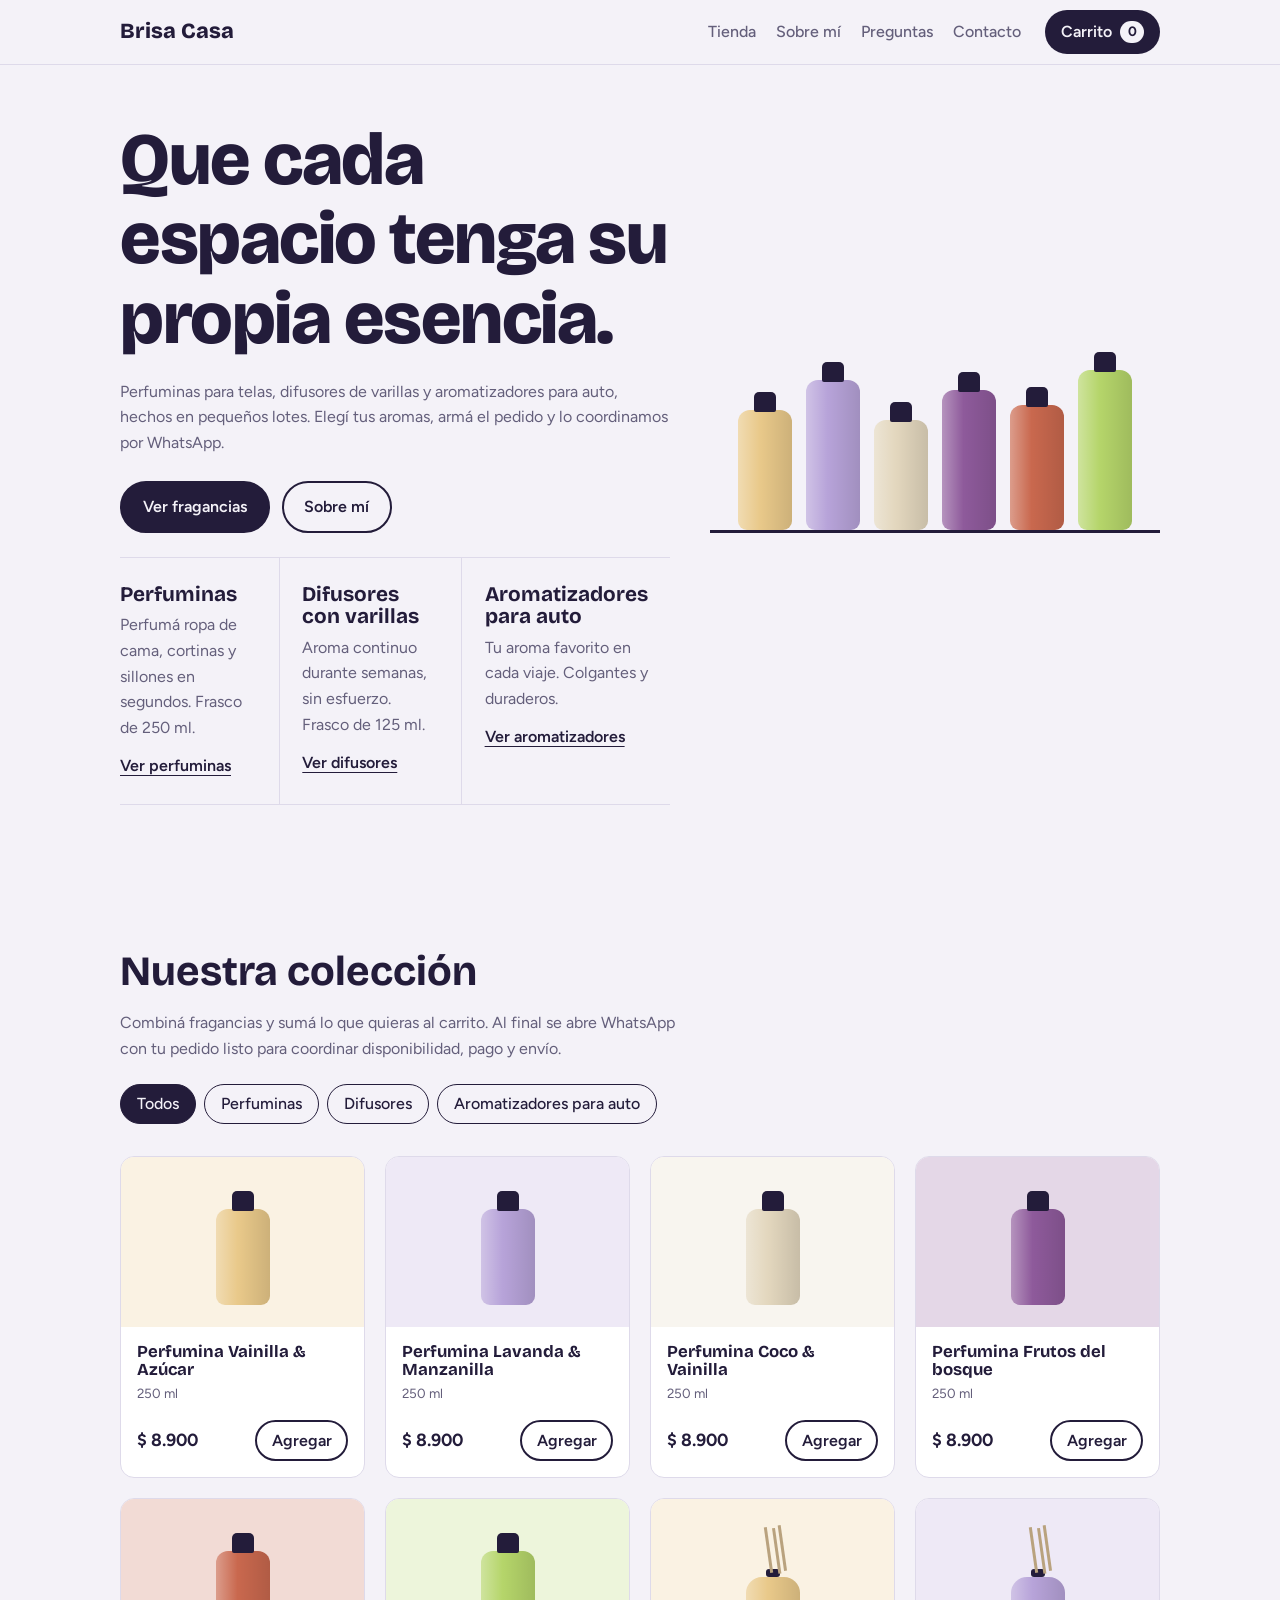
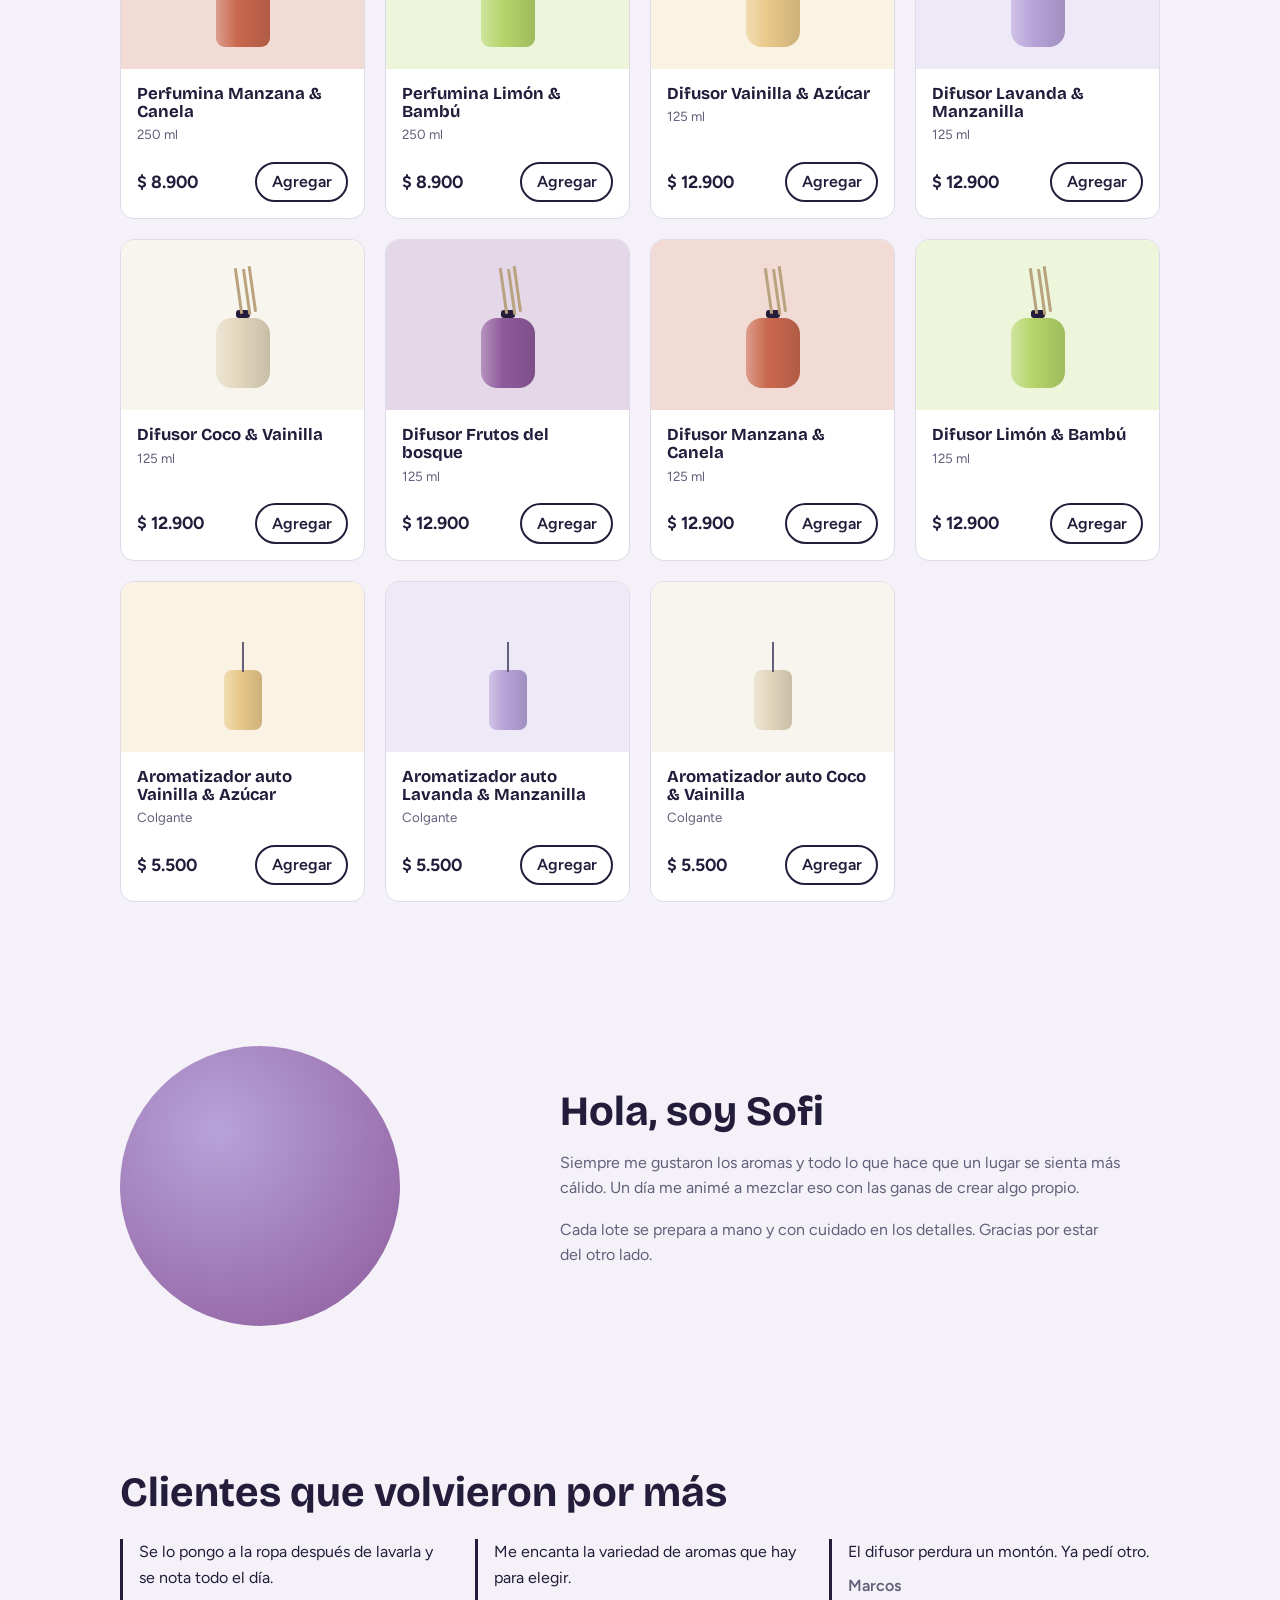
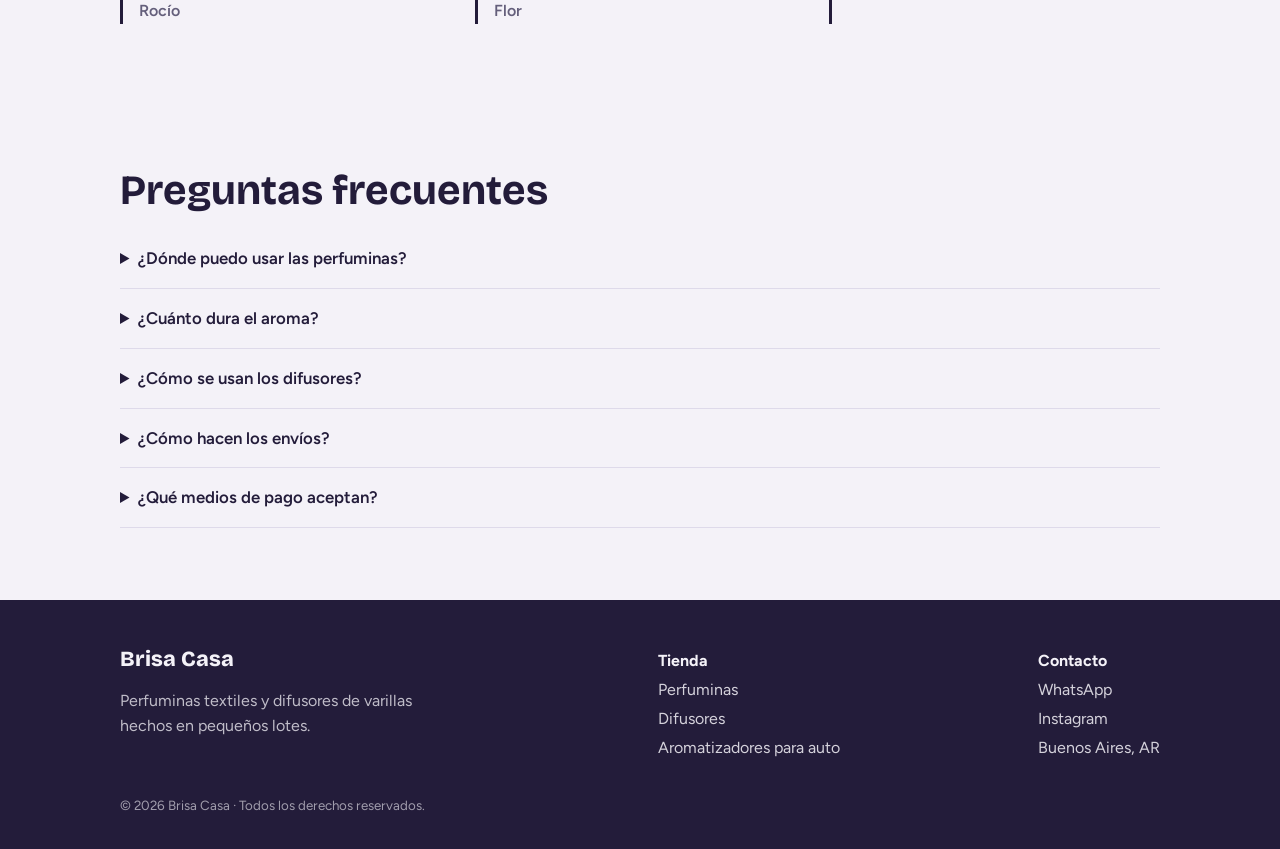
<file: landingperfumer.html>
<!DOCTYPE html>
<html lang="es">
<head>
<meta charset="utf-8">
<meta name="viewport" content="width=device-width, initial-scale=1, viewport-fit=cover">
<title>Brisa Casa — Perfuminas y difusores</title>
<meta name="description" content="Perfuminas textiles, difusores de varillas y aromatizadores para auto. Armá tu pedido y coordinalo por WhatsApp.">
<link rel="preconnect" href="https://fonts.googleapis.com">
<link rel="preconnect" href="https://fonts.gstatic.com" crossorigin>
<link href="https://fonts.googleapis.com/css2?family=Bricolage+Grotesque:wght@500;700;800&family=Figtree:wght@400;500;600&display=swap" rel="stylesheet">
<style>
:root{--bg:#F4F2F8;--ink:#231C3A;--mut:#645F7B;--card:#fff;--line:#DEDAEA;--wa:#1F7A4D;
box-sizing:border-box;padding-top:env(safe-area-inset-top,0px);padding-bottom:env(safe-area-inset-bottom,0px)}
@media (prefers-color-scheme:dark){:root:not([data-theme="light"]){--bg:#17132A;--ink:#F1EEFA;--mut:#A9A3C0;--card:#221C3D;--line:#3A3358;--wa:#2E9E66}}
:root[data-theme="dark"]{--bg:#17132A;--ink:#F1EEFA;--mut:#A9A3C0;--card:#221C3D;--line:#3A3358;--wa:#2E9E66}
*,*::before,*::after{box-sizing:inherit}
html{scroll-behavior:smooth;scroll-padding-top:calc(env(safe-area-inset-top,0px) + 72px)}
body{margin:0;background:var(--bg);color:var(--ink);font:400 1rem/1.6 Figtree,system-ui,sans-serif}
h1,h2,h3,.logo{font-family:"Bricolage Grotesque",Georgia,sans-serif;line-height:1.08;margin:0}
a{color:inherit}button{font:inherit;color:inherit;cursor:pointer}
:focus-visible{outline:3px solid var(--wa);outline-offset:2px}
.wrap{max-width:1080px;margin:0 auto;padding:0 1.25rem}
section{padding:4.5rem 0}
h2{font-size:clamp(1.8rem,4.5vw,2.6rem);font-weight:700;margin-bottom:1rem}
.lead{color:var(--mut);max-width:56ch}
.btn{display:inline-block;border:2px solid var(--ink);background:var(--ink);color:var(--bg);padding:.7rem 1.3rem;border-radius:999px;font-weight:600;text-decoration:none}
.btn.alt{background:transparent;color:var(--ink)}
.top{position:sticky;top:env(safe-area-inset-top,0px);z-index:20;background:var(--bg);border-bottom:1px solid var(--line)}
.top .wrap{display:flex;align-items:center;gap:1.5rem;height:64px}
.logo{font-size:1.35rem;font-weight:800;text-decoration:none;margin-right:auto}
.top nav{display:flex;gap:1.25rem}.top nav a{text-decoration:none;color:var(--mut);font-weight:500}
#open{display:flex;gap:.5rem;align-items:center;background:var(--ink);color:var(--bg);border:0;border-radius:999px;padding:.55rem 1rem;font-weight:600}
#cnt{background:var(--bg);color:var(--ink);border-radius:999px;min-width:1.5rem;text-align:center;font-size:.85rem}
.hero{padding-top:3.5rem}
.hero .wrap{display:grid;grid-template-columns:1.1fr .9fr;gap:2.5rem;align-items:end}
h1{font-size:clamp(2.4rem,7vw,4.6rem);font-weight:800;letter-spacing:-.02em;margin-bottom:1.2rem}
.cta{display:flex;gap:.75rem;flex-wrap:wrap;margin-top:1.6rem}
.shelf{display:flex;align-items:flex-end;justify-content:center;gap:14px;padding:3rem .5rem 0;min-height:270px;border-bottom:3px solid var(--ink)}
.bt{display:block;position:relative;width:54px;height:var(--h,84px);border-radius:12px 12px 9px 9px;background:linear-gradient(90deg,rgba(255,255,255,.35),transparent 40%,rgba(0,0,0,.12)),var(--c)}
.bt::before{content:"";position:absolute;left:50%;top:-18px;width:22px;height:20px;margin-left:-11px;background:var(--ink);border-radius:5px 5px 2px 2px}
.t-d{border-radius:16px}
.t-d::before{width:14px;height:8px;margin-left:-7px;top:-8px;border-radius:3px}
.t-d::after{content:"";position:absolute;left:50%;top:-50px;width:3px;height:46px;margin-left:-6px;background:#B9A27E;transform:rotate(-8deg);box-shadow:8px 2px 0 #B9A27E,14px 0 0 #B9A27E}
.t-a{width:38px;border-radius:8px}
.t-a::before{width:2px;height:30px;top:-28px;margin-left:-1px;border-radius:0;background:var(--mut)}
.ways{display:grid;grid-template-columns:repeat(3,1fr);border-top:1px solid var(--line);border-bottom:1px solid var(--line);margin-top:1.5rem}
.way{padding:1.6rem 1.4rem 1.6rem 0;border-right:1px solid var(--line);margin-right:1.4rem}
.way:last-child{border:0;margin:0}
.way h3{font-size:1.3rem;margin-bottom:.4rem}.way p{color:var(--mut);margin:0 0 .8rem}
.way button{background:none;border:0;padding:0;font-weight:600;text-decoration:underline;text-underline-offset:4px}
.chips{display:flex;gap:.5rem;flex-wrap:wrap;margin:1.4rem 0 2rem}
.chip{border:1.5px solid var(--ink);background:transparent;border-radius:999px;padding:.4rem 1rem;font-weight:500}
.chip[aria-pressed="true"]{background:var(--ink);color:var(--bg)}
.grid{display:grid;grid-template-columns:repeat(auto-fill,minmax(210px,1fr));gap:1.25rem}
.card{background:var(--card);border:1px solid var(--line);border-radius:14px;display:flex;flex-direction:column;overflow:hidden}
.vis{display:grid;place-items:end center;height:170px;padding-bottom:22px;background:color-mix(in srgb,var(--c) 24%,var(--card))}
.info{padding:1rem;display:flex;flex-direction:column;gap:.2rem;flex:1}
.info h3{font-size:1.05rem;font-weight:700}.info small{color:var(--mut)}
.buy{display:flex;justify-content:space-between;align-items:center;margin-top:auto;padding-top:.8rem}
.buy b{font-size:1.1rem}
.add{border:2px solid var(--ink);background:transparent;border-radius:999px;padding:.35rem .9rem;font-weight:600}
.add:hover{background:var(--ink);color:var(--bg)}
.about .wrap{display:grid;grid-template-columns:.8fr 1.2fr;gap:2.5rem;align-items:center}
.avatar{aspect-ratio:1;border-radius:50%;background:radial-gradient(circle at 35% 30%,#B7A3D9,#8E5A9B);max-width:280px;width:100%}
.quotes{display:grid;grid-template-columns:repeat(3,1fr);gap:1.5rem;margin-top:1.5rem}
blockquote{margin:0;padding-left:1rem;border-left:3px solid var(--ink)}
blockquote cite{display:block;margin-top:.5rem;color:var(--mut);font-style:normal;font-weight:600}
details{border-bottom:1px solid var(--line);padding:1rem 0}
summary{cursor:pointer;font-weight:600;font-size:1.05rem}
details p{color:var(--mut);margin:.6rem 0 0;max-width:62ch}
footer{background:var(--ink);color:var(--bg);padding:3rem 0 2rem}
footer .wrap{display:flex;flex-wrap:wrap;gap:2rem;justify-content:space-between}
footer a{display:block;text-decoration:none;opacity:.85;margin:.2rem 0}
footer small{display:block;width:100%;opacity:.6}
#veil{position:fixed;inset:0;background:rgba(10,6,25,.5);opacity:0;pointer-events:none;transition:opacity .25s;z-index:30}
#drawer{position:fixed;top:0;right:0;bottom:0;width:min(400px,100%);background:var(--card);z-index:31;transform:translateX(100%);transition:transform .3s;display:flex;flex-direction:column;padding:calc(1rem + env(safe-area-inset-top,0px)) 1.25rem calc(1rem + env(safe-area-inset-bottom,0px))}
body.open #veil{opacity:1;pointer-events:auto}body.open #drawer{transform:none}
.dh{display:flex;justify-content:space-between;align-items:center;margin-bottom:1rem}
.dh h2{font-size:1.5rem;margin:0}.dh button{background:none;border:0;font-size:1.8rem;line-height:1}
#items{flex:1;overflow:auto}
.it{display:grid;grid-template-columns:1fr auto;gap:.2rem .8rem;padding:.8rem 0;border-bottom:1px solid var(--line)}
.it small{color:var(--mut)}
.qty{display:flex;align-items:center;gap:.5rem;grid-column:1/-1}
.qty button{width:30px;height:30px;border-radius:50%;border:1.5px solid var(--ink);background:none;font-weight:700}
.empty{color:var(--mut);padding:1rem 0}
.tot{display:flex;justify-content:space-between;font-size:1.2rem;font-weight:700;padding:1rem 0 .8rem}
#wa{display:block;text-align:center;background:var(--wa);color:#fff;font-weight:600;padding:.85rem;border-radius:999px;text-decoration:none}
#wa[aria-disabled="true"]{opacity:.45;pointer-events:none}
.note{color:var(--mut);font-size:.85rem;text-align:center;margin:.6rem 0 0}
#toast{position:fixed;left:50%;bottom:calc(1.5rem + env(safe-area-inset-bottom,0px));transform:translate(-50%,20px);background:var(--ink);color:var(--bg);padding:.6rem 1.2rem;border-radius:999px;opacity:0;pointer-events:none;transition:.25s;z-index:40;font-weight:500}
#toast.on{opacity:1;transform:translate(-50%,0)}
@media (max-width:760px){
.top nav{display:none}
.hero .wrap,.about .wrap{grid-template-columns:1fr}
.ways,.quotes{grid-template-columns:1fr}
.way{border-right:0;border-bottom:1px solid var(--line);margin:0;padding-right:0}.way:last-child{border-bottom:0}
.shelf{gap:8px}.bt{width:42px}
section{padding:3rem 0}
}
@media (prefers-reduced-motion:reduce){*{transition:none!important;scroll-behavior:auto!important}}
</style>
</head>
<body>
<header class="top"><div class="wrap">
<a class="logo" href="#inicio">Brisa Casa</a>
<nav><a href="#tienda">Tienda</a><a href="#nosotros">Sobre mí</a><a href="#faq">Preguntas</a><a href="#contacto">Contacto</a></nav>
<button id="open" aria-label="Abrir carrito">Carrito <b id="cnt">0</b></button>
</div></header>

<main id="inicio">
<section class="hero"><div class="wrap">
<div>
<h1>Que cada espacio tenga su propia esencia.</h1>
<p class="lead">Perfuminas para telas, difusores de varillas y aromatizadores para auto, hechos en pequeños lotes. Elegí tus aromas, armá el pedido y lo coordinamos por WhatsApp.</p>
<div class="cta"><a class="btn" href="#tienda">Ver fragancias</a><a class="btn alt" href="#nosotros">Sobre mí</a></div>
</div>
<div class="shelf" id="shelf" aria-hidden="true"></div>
</div>
<div class="wrap"><div class="ways">
<div class="way"><h3>Perfuminas</h3><p>Perfumá ropa de cama, cortinas y sillones en segundos. Frasco de 250 ml.</p><button data-cat="perfuminas">Ver perfuminas</button></div>
<div class="way"><h3>Difusores con varillas</h3><p>Aroma continuo durante semanas, sin esfuerzo. Frasco de 125 ml.</p><button data-cat="difusores">Ver difusores</button></div>
<div class="way"><h3>Aromatizadores para auto</h3><p>Tu aroma favorito en cada viaje. Colgantes y duraderos.</p><button data-cat="auto">Ver aromatizadores</button></div>
</div></div>
</section>

<section id="tienda"><div class="wrap">
<h2>Nuestra colección</h2>
<p class="lead">Combiná fragancias y sumá lo que quieras al carrito. Al final se abre WhatsApp con tu pedido listo para coordinar disponibilidad, pago y envío.</p>
<div class="chips" id="chips">
<button class="chip" data-cat="todos" aria-pressed="true">Todos</button>
<button class="chip" data-cat="perfuminas" aria-pressed="false">Perfuminas</button>
<button class="chip" data-cat="difusores" aria-pressed="false">Difusores</button>
<button class="chip" data-cat="auto" aria-pressed="false">Aromatizadores para auto</button>
</div>
<div class="grid" id="grid"></div>
</div></section>

<section id="nosotros" class="about"><div class="wrap">
<div class="avatar" role="img" aria-label="Foto de la fundadora (reemplazar)"></div>
<div>
<h2>Hola, soy Sofi</h2>
<p class="lead">Siempre me gustaron los aromas y todo lo que hace que un lugar se sienta más cálido. Un día me animé a mezclar eso con las ganas de crear algo propio.</p>
<p class="lead">Cada lote se prepara a mano y con cuidado en los detalles. Gracias por estar del otro lado.</p>
</div>
</div></section>

<section><div class="wrap">
<h2>Clientes que volvieron por más</h2>
<div class="quotes">
<blockquote>Se lo pongo a la ropa después de lavarla y se nota todo el día.<cite>Rocío</cite></blockquote>
<blockquote>Me encanta la variedad de aromas que hay para elegir.<cite>Flor</cite></blockquote>
<blockquote>El difusor perdura un montón. Ya pedí otro.<cite>Marcos</cite></blockquote>
</div>
</div></section>

<section id="faq"><div class="wrap">
<h2>Preguntas frecuentes</h2>
<details><summary>¿Dónde puedo usar las perfuminas?</summary><p>En telas, ropa de cama, cortinas, sillones, tapizados, interior del auto y cualquier espacio que quieras perfumar.</p></details>
<details><summary>¿Cuánto dura el aroma?</summary><p>Depende de la fragancia, la cantidad aplicada y la ventilación del ambiente. En telas suele quedar más tiempo que en el aire.</p></details>
<details><summary>¿Cómo se usan los difusores?</summary><p>Poné las varillas dentro del frasco y dejá que absorban la fragancia. Para intensificar el aroma, giralas de vez en cuando. Ubicalo en un lugar ventilado y lejos del sol directo.</p></details>
<details><summary>¿Cómo hacen los envíos?</summary><p>Enviamos a todo el país. Armás el carrito, nos lo mandás por WhatsApp, confirmamos con el pago y te pedimos los datos de envío. Cuando despachamos, te pasamos el seguimiento.</p></details>
<details><summary>¿Qué medios de pago aceptan?</summary><p>Transferencia bancaria, desde tu banco o cualquier billetera virtual.</p></details>
</div></section>
</main>

<footer id="contacto"><div class="wrap">
<div><div class="logo">Brisa Casa</div><p style="opacity:.75;max-width:34ch">Perfuminas textiles y difusores de varillas hechos en pequeños lotes.</p></div>
<div><b>Tienda</b><a href="#tienda">Perfuminas</a><a href="#tienda">Difusores</a><a href="#tienda">Aromatizadores para auto</a></div>
<div><b>Contacto</b><a id="fwa" href="#">WhatsApp</a><a href="https://www.instagram.com/" target="_blank" rel="noopener">Instagram</a><a href="#">Buenos Aires, AR</a></div>
<small>© 2026 Brisa Casa · Todos los derechos reservados.</small>
</div></footer>

<div id="veil"></div>
<aside id="drawer" aria-label="Carrito">
<div class="dh"><h2>Tu carrito</h2><button id="close" aria-label="Cerrar carrito">×</button></div>
<div id="items"></div>
<div class="tot"><span>Total</span><span id="total">$0</span></div>
<a id="wa" href="#" target="_blank" rel="noopener" aria-disabled="true">Pedir por WhatsApp</a>
<p class="note">Se abre WhatsApp con tu pedido listo. Coordinás pago y envío ahí.</p>
</aside>
<div id="toast" role="status">Agregado al carrito</div>

<script>
// ===== CONFIGURACIÓN: cambiá estos datos =====
var CONFIG={brand:"Brisa Casa",whatsapp:"5491100000000"}; // número con código de país, sin + ni espacios
// =============================================
var $=function(s){return document.querySelector(s)};
var money=function(n){return new Intl.NumberFormat("es-AR",{style:"currency",currency:"ARS",maximumFractionDigits:0}).format(n)};
var A=[["Vainilla & Azúcar","#E9C98A"],["Lavanda & Manzanilla","#B7A3D9"],["Coco & Vainilla","#E3D7BE"],["Frutos del bosque","#8E5A9B"],["Manzana & Canela","#C9684E"],["Limón & Bambú","#B5D56A"]];
var P=[];
A.forEach(function(a,i){P.push({id:"p"+i,t:"p",cat:"perfuminas",name:"Perfumina "+a[0],det:"250 ml",price:8900,c:a[1],h:96})});
A.forEach(function(a,i){P.push({id:"d"+i,t:"d",cat:"difusores",name:"Difusor "+a[0],det:"125 ml",price:12900,c:a[1],h:70})});
A.slice(0,3).forEach(function(a,i){P.push({id:"a"+i,t:"a",cat:"auto",name:"Aromatizador auto "+a[0],det:"Colgante",price:5500,c:a[1],h:60})});

$("#shelf").innerHTML=A.map(function(a,i){return '<i class="bt t-p" style="--c:'+a[1]+';--h:'+[120,150,110,140,125,160][i]+'px"></i>'}).join("");
$("#fwa").href="https://wa.me/"+CONFIG.whatsapp;

var cart={};
try{cart=JSON.parse(localStorage.getItem("cart-v1")||"{}")||{}}catch(e){cart={}}
var cat="todos";

function drawGrid(){
  $("#grid").innerHTML=P.filter(function(p){return cat==="todos"||p.cat===cat}).map(function(p){
    return '<article class="card"><div class="vis" style="--c:'+p.c+'"><i class="bt t-'+p.t+'" style="--c:'+p.c+';--h:'+p.h+'px"></i></div>'+
    '<div class="info"><h3>'+p.name+'</h3><small>'+p.det+'</small><div class="buy"><b>'+money(p.price)+'</b><button class="add" data-add="'+p.id+'">Agregar</button></div></div></article>';
  }).join("");
}
function setCat(c){
  cat=c;
  document.querySelectorAll(".chip").forEach(function(b){b.setAttribute("aria-pressed",b.dataset.cat===c)});
  drawGrid();
}
function save(){try{localStorage.setItem("cart-v1",JSON.stringify(cart))}catch(e){}}
function lines(){
  return Object.keys(cart).map(function(id){var p=P.find(function(x){return x.id===id});return p&&cart[id]>0?{p:p,q:cart[id]}:null}).filter(Boolean);
}
function drawCart(){
  var L=lines(),n=0,tot=0;
  L.forEach(function(l){n+=l.q;tot+=l.q*l.p.price});
  $("#cnt").textContent=n;
  $("#total").textContent=money(tot);
  $("#items").innerHTML=L.length?L.map(function(l){
    return '<div class="it"><div><b>'+l.p.name+'</b><br><small>'+l.p.det+'</small></div><b>'+money(l.p.price*l.q)+'</b>'+
    '<div class="qty"><button data-dec="'+l.p.id+'" aria-label="Quitar uno">−</button><span>'+l.q+'</span><button data-inc="'+l.p.id+'" aria-label="Sumar uno">+</button></div></div>';
  }).join(""):'<p class="empty">Todavía no agregaste nada. Elegí tus aromas en la tienda.</p>';
  var wa=$("#wa");
  wa.setAttribute("aria-disabled",L.length?"false":"true");
  if(L.length){
    var msg="Hola "+CONFIG.brand+"! Quiero hacer este pedido:\n"+L.map(function(l){return "• "+l.q+" x "+l.p.name+" ("+l.p.det+") — "+money(l.p.price*l.q)}).join("\n")+"\n\nTotal: "+money(tot)+"\n¿Me confirman disponibilidad, pago y envío?";
    wa.href="https://wa.me/"+CONFIG.whatsapp+"?text="+encodeURIComponent(msg);
  }else wa.href="#";
  save();
}
var tt;
function toast(){var t=$("#toast");t.classList.add("on");clearTimeout(tt);tt=setTimeout(function(){t.classList.remove("on")},1600)}
function toggle(o){document.body.classList.toggle("open",o)}

document.addEventListener("click",function(e){
  var t=e.target.closest("button");
  if(!t)return;
  if(t.dataset.add){cart[t.dataset.add]=(cart[t.dataset.add]||0)+1;drawCart();toast()}
  else if(t.dataset.inc){cart[t.dataset.inc]++;drawCart()}
  else if(t.dataset.dec){cart[t.dataset.dec]--;if(cart[t.dataset.dec]<=0)delete cart[t.dataset.dec];drawCart()}
  else if(t.classList.contains("chip")||(t.dataset.cat&&t.closest(".way"))){
    setCat(t.dataset.cat);
    if(t.closest(".way"))$("#tienda").scrollIntoView();
  }
});
$("#open").onclick=function(){toggle(true)};
$("#close").onclick=$("#veil").onclick=function(){toggle(false)};
document.addEventListener("keydown",function(e){if(e.key==="Escape")toggle(false)});

drawGrid();drawCart();
</script>
</body>
</html>
</file>
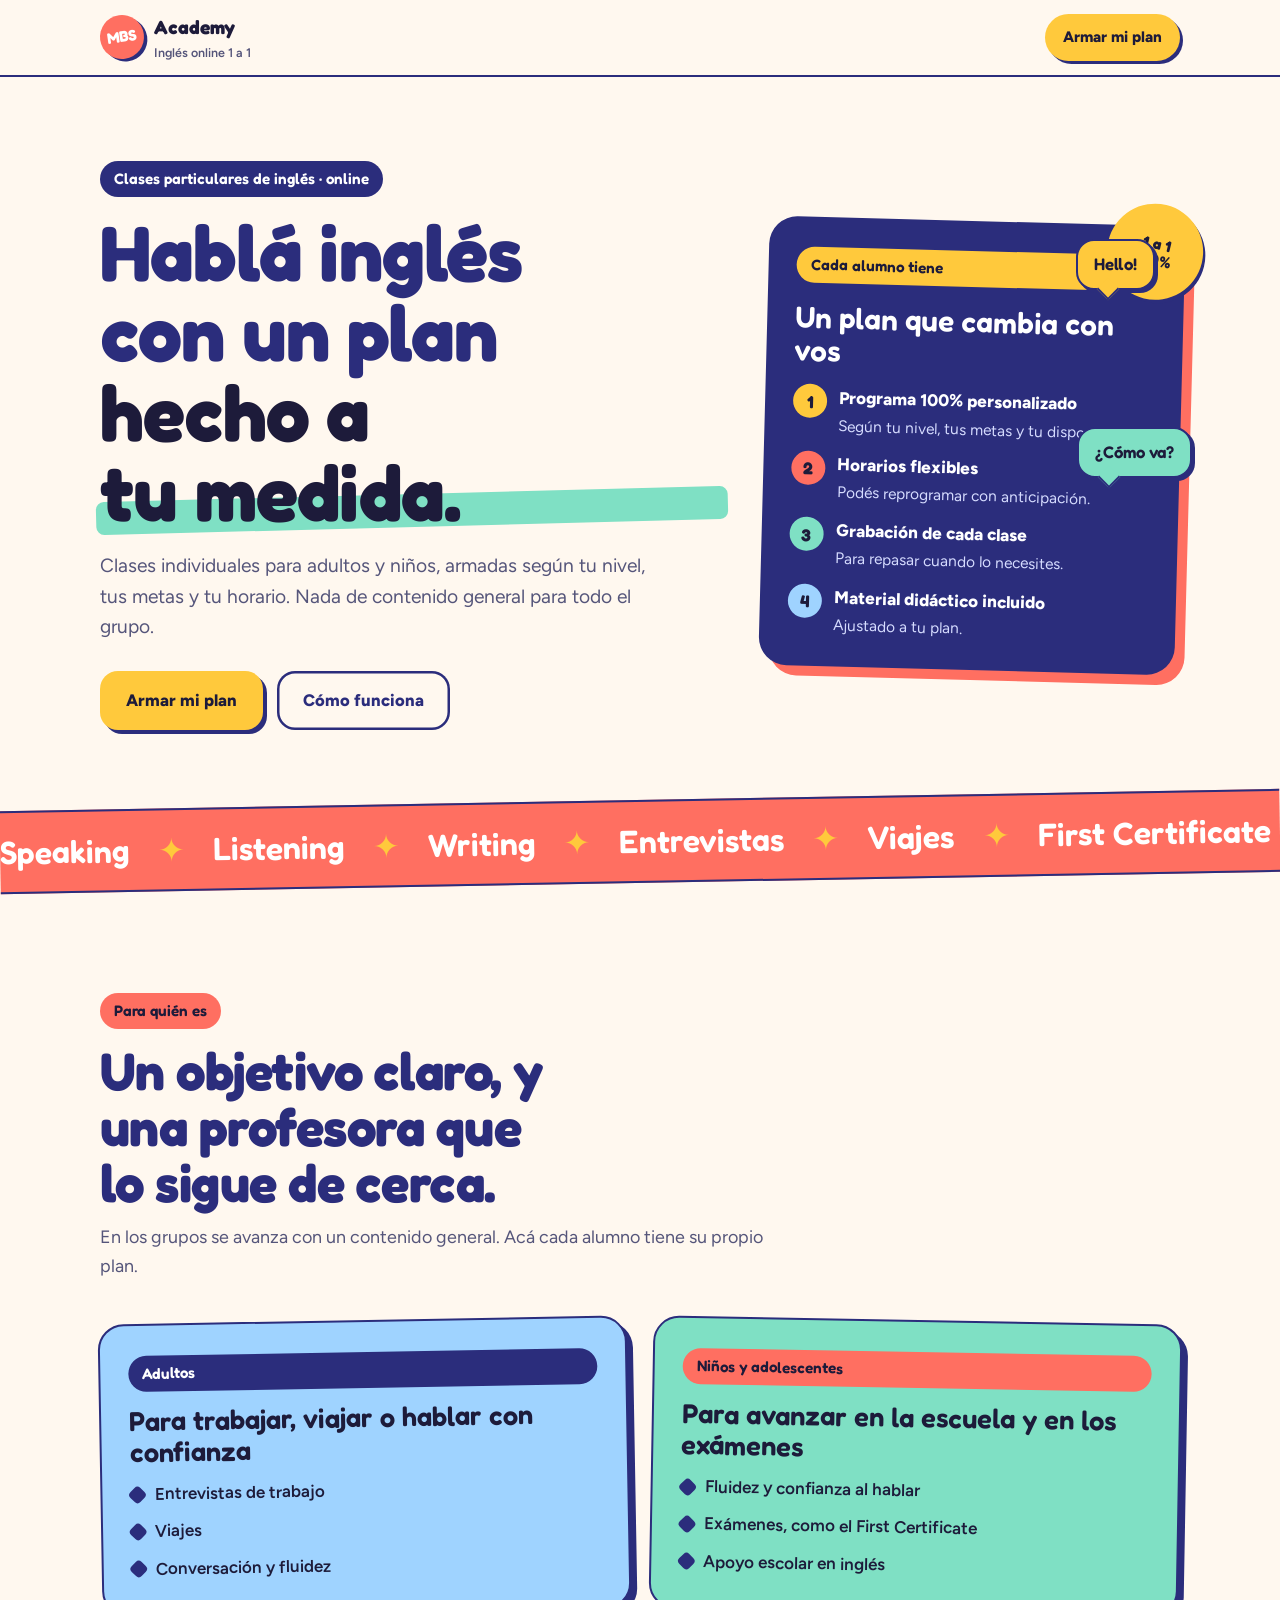
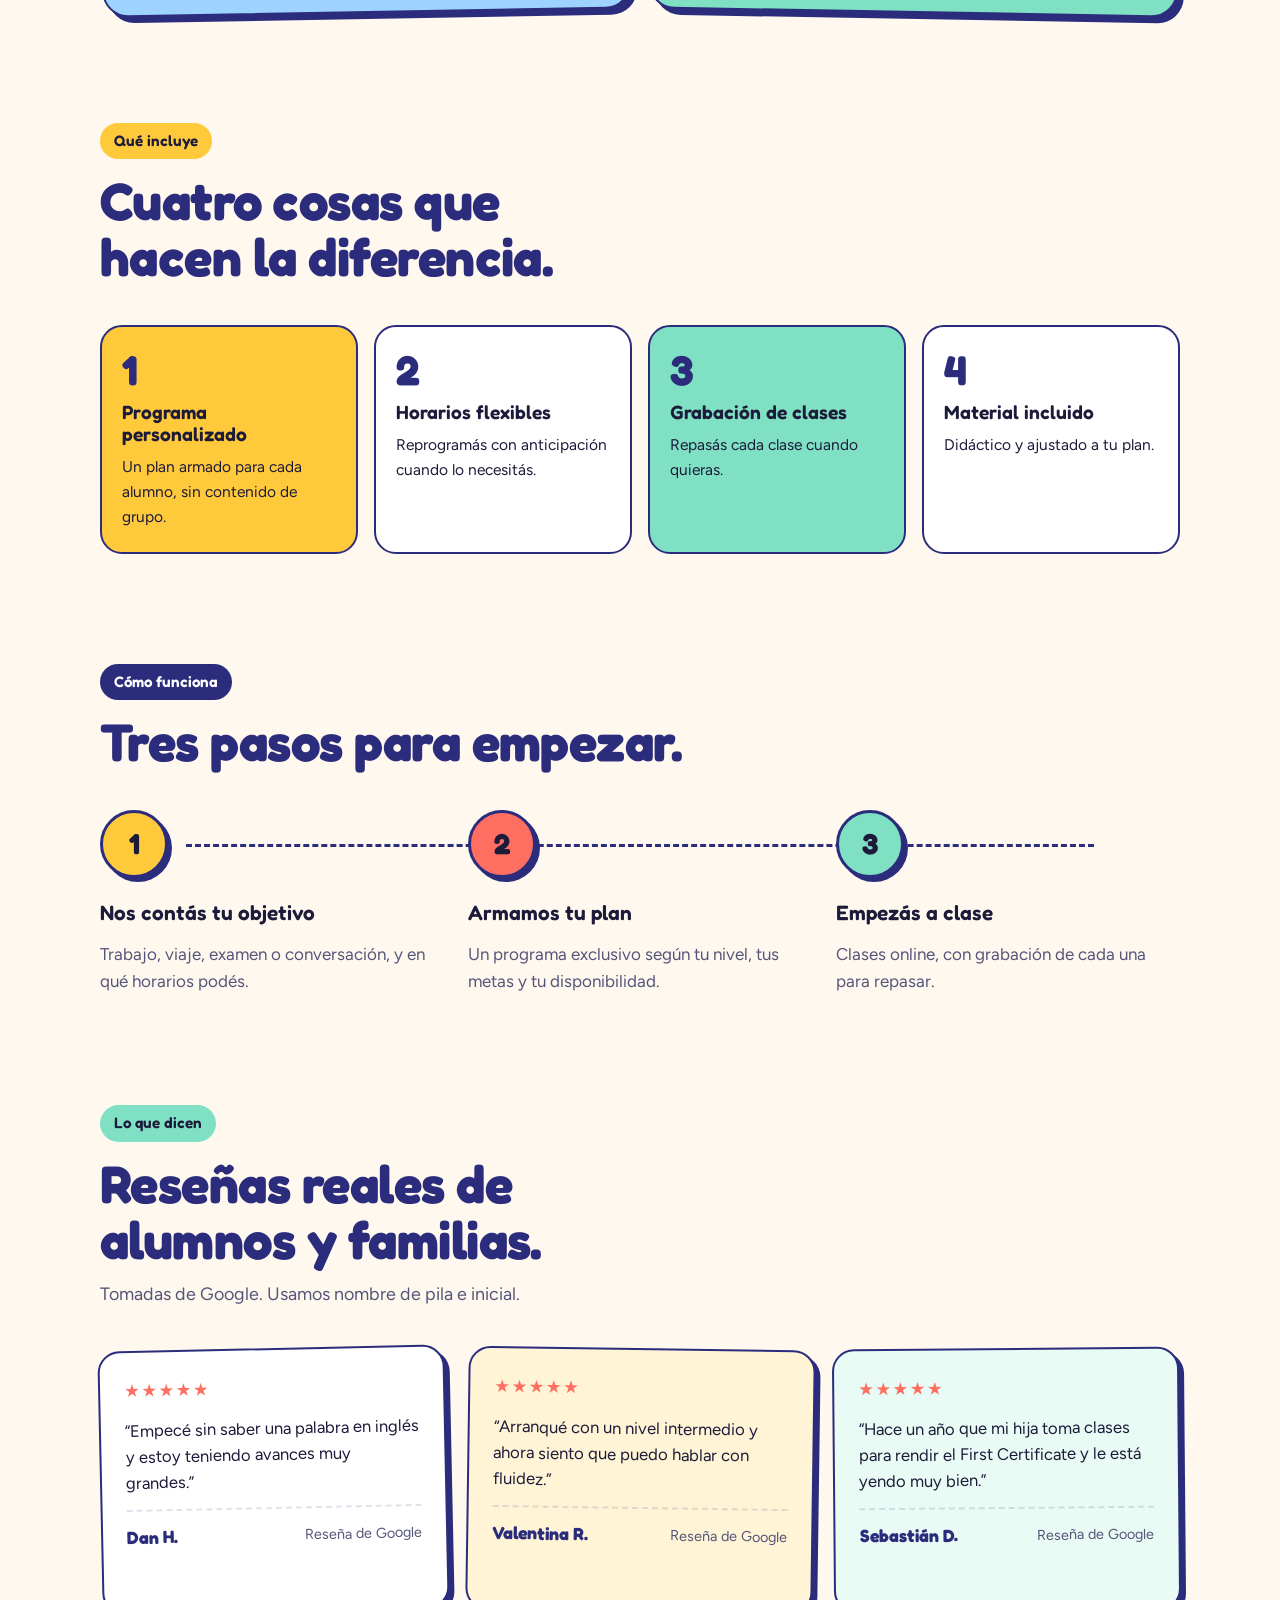
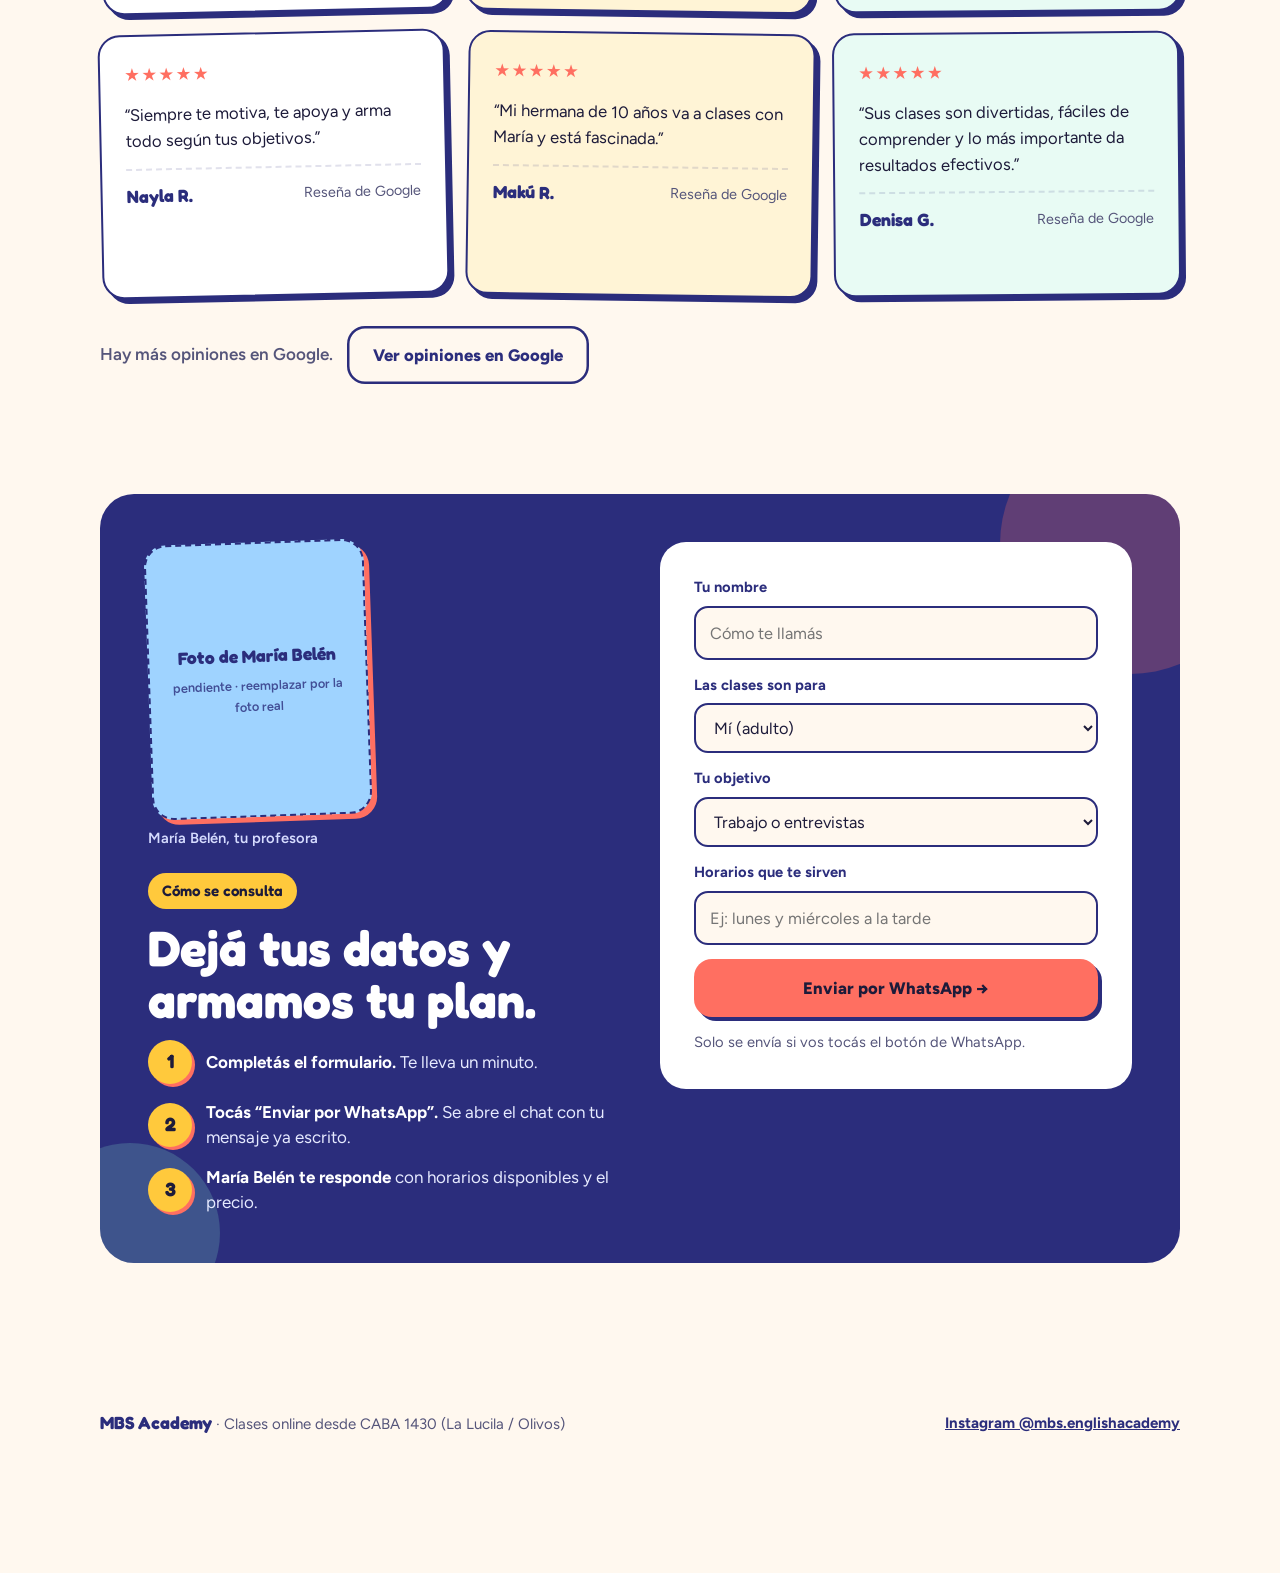
<file: MBS Academy, Clases de inglés.html>
<!doctype html><html><head><meta charset=utf8><meta name=viewport content="width=device-width,initial-scale=1,viewport-fit=cover"><style>:root{color-scheme:light;box-sizing:border-box;padding-top:env(safe-area-inset-top,0px);padding-bottom:env(safe-area-inset-bottom,0px)}html{scroll-padding-top:env(safe-area-inset-top,0px)}body{margin:0;padding:0;font:14px -apple-system,BlinkMacSystemFont,sans-serif;background:#fff;color:#000}img{max-width:100%}[hidden]:not([hidden=until-found i]){display:none!important}</style></head><body>
<title>MBS Academy, Clases de inglés</title>
<link rel="stylesheet" href="https://fonts.googleapis.com/css2?family=Fredoka:wght@400;500;600;700&family=Figtree:wght@400;500;600;700;800&display=swap">
<style>
/* Plan: aula de inglés con energía de juego, no de oficina. Crema de base,
   índigo para texto y bloques, y cuatro colores de acento (sol, coral, menta
   y cielo) que se reparten por sección como si fueran fichas. Fredoka en
   titulares por su forma redondeada y legible; Figtree en el resto. La vida
   viene de burbujas de diálogo que flotan, una cinta de palabras en
   movimiento, tarjetas inclinadas y un trazo dibujado al pasar. Un único
   objetivo, escribir por WhatsApp, reforzado en el hero, la cinta y la barra
   del celular. */

:root {
  --cream: #fff8ef;
  --indigo: #2b2d7c;
  --indigo-deep: #1f2060;
  --ink: #1d1b3a;
  --muted: #55557a;
  --sun: #ffc93c;
  --coral: #ff6f61;
  --mint: #7fe0c4;
  --sky: #9fd3ff;
  --paper: #ffffff;
  --line: rgba(43, 45, 124, .14);
  --display: "Fredoka", "Trebuchet MS", system-ui, sans-serif;
  --sans: "Figtree", "Segoe UI", system-ui, sans-serif;
  color-scheme: light;
}

* { box-sizing: border-box; }
html, body { margin: 0; }
html { background: var(--cream); scroll-behavior: smooth; }
body {
  background: var(--cream);
  color: var(--ink);
  font-family: var(--sans);
  font-size: 1.0625rem;
  line-height: 1.6;
  overflow-x: hidden;
  padding-inline: 16px;
  padding-bottom: 96px;
}
img, svg { max-width: 100%; }
a { color: inherit; }
:focus-visible { outline: 3px solid var(--coral); outline-offset: 3px; }
::selection { background: var(--sun); color: var(--ink); }
[hidden] { display: none !important; }

.wrap { max-width: 1080px; margin-inline: auto; position: relative; }
.kicker {
  display: inline-block; font-family: var(--display); font-weight: 600; font-size: .95rem;
  padding: 6px 14px; border-radius: 999px; background: var(--indigo); color: #fff;
}
.kicker.sun { background: var(--sun); color: var(--ink); }
.kicker.mint { background: var(--mint); color: var(--ink); }
.kicker.coral { background: var(--coral); color: var(--ink); }
.kicker.sky { background: var(--sky); color: var(--ink); }

/* Cabecera */
header.top {
  position: sticky; top: env(safe-area-inset-top, 0px); z-index: 30;
  margin-inline: -16px; padding: 12px 16px;
  background: rgba(255,248,239,.9); backdrop-filter: blur(10px);
  border-bottom: 2px solid var(--indigo);
}
header.top .wrap { display: flex; align-items: center; justify-content: space-between; gap: 12px; }
.brand { display: inline-flex; align-items: center; gap: 10px; text-decoration: none; font-family: var(--display); font-weight: 700; font-size: 1.2rem; }
.badge {
  width: 44px; height: 44px; border-radius: 50%; display: grid; place-items: center;
  background: var(--coral); color: #fff; font-family: var(--display); font-weight: 700; font-size: .95rem;
  transform: rotate(-8deg); box-shadow: 3px 3px 0 var(--indigo);
}
.brand small { display: block; font-family: var(--sans); font-weight: 600; font-size: .78rem; color: var(--muted); }
.cta-sun {
  display: inline-flex; align-items: center; gap: 8px; text-decoration: none;
  background: var(--sun); color: var(--ink); font-weight: 800; font-size: .95rem;
  padding: 11px 18px; border-radius: 999px; white-space: nowrap;
  box-shadow: 3px 3px 0 var(--indigo); transition: transform .15s ease, box-shadow .15s ease;
}
.cta-sun:hover { transform: translate(-2px,-2px); box-shadow: 5px 5px 0 var(--indigo); }

/* Botones */
.btn {
  display: inline-flex; align-items: center; justify-content: center; gap: 10px;
  font: inherit; font-weight: 800; font-size: 1.04rem;
  padding: 16px 26px; border: 0; border-radius: 18px; cursor: pointer; text-decoration: none;
  background: var(--sun); color: var(--ink);
  box-shadow: 4px 4px 0 var(--indigo);
  transition: transform .15s ease, box-shadow .15s ease;
}
.btn:hover { transform: translate(-2px,-2px); box-shadow: 6px 6px 0 var(--indigo); }
.btn:active { transform: translate(2px,2px); box-shadow: 1px 1px 0 var(--indigo); }
.btn.coral { background: var(--coral); }
.btn.white { background: #fff; }
.btn.block { width: 100%; }
.btn.ghost { background: transparent; color: var(--indigo); box-shadow: inset 0 0 0 2.5px var(--indigo); }
.btn.ghost:hover { background: rgba(43,45,124,.06); box-shadow: inset 0 0 0 2.5px var(--indigo); }
.btn-ig { display: inline-flex; align-items: center; gap: 8px; font-weight: 700; color: var(--indigo); text-decoration: none; border-bottom: 2.5px solid var(--coral); padding-bottom: 2px; }

/* Hero */
.hero { position: relative; padding-block: clamp(40px, 7vw, 84px) clamp(40px, 6vw, 70px); display: grid; grid-template-columns: minmax(0, 1.2fr) minmax(0, .8fr); gap: 40px; align-items: center; }
.hero h1 {
  font-family: var(--display); font-weight: 700;
  font-size: clamp(2.5rem, 6.2vw, 4.9rem);
  line-height: 1.02; letter-spacing: -.01em; margin: 16px 0 18px;
  text-wrap: balance; color: var(--indigo);
}
.hero h1 .hl { position: relative; display: inline-block; color: var(--ink); z-index: 0; }
.hero h1 .hl::after {
  content: ""; position: absolute; left: -4px; right: -4px; bottom: .08em; height: .42em;
  background: var(--mint); border-radius: 8px; z-index: -1; transform: rotate(-1.5deg);
}
.hero .lead { font-size: 1.2rem; color: var(--muted); max-width: 46ch; margin: 0 0 28px; }
.hero .row { display: flex; flex-wrap: wrap; gap: 14px; align-items: center; }
.hero .contact-line { margin: 22px 0 0; display: flex; flex-wrap: wrap; gap: 10px 18px; font-weight: 600; color: var(--muted); }
.hero .contact-line b { color: var(--indigo); font-variant-numeric: tabular-nums; }

/* Burbujas flotantes */
.bubble {
  position: absolute; z-index: 1; pointer-events: none;
  background: #fff; color: var(--ink); font-family: var(--display); font-weight: 600; font-size: 1.05rem;
  padding: 10px 16px; border-radius: 18px; border: 2.5px solid var(--indigo);
  box-shadow: 3px 3px 0 var(--indigo);
  animation: float 5.5s ease-in-out infinite;
  white-space: nowrap;
}
.bubble::after { content: ""; position: absolute; bottom: -9px; left: 22px; width: 14px; height: 14px; background: #fff; border-right: 2.5px solid var(--indigo); border-bottom: 2.5px solid var(--indigo); transform: rotate(45deg); }
.bubble.b1 { top: 4%; right: 6%; background: var(--sun); animation-delay: 0s; }
.bubble.b1::after { background: var(--sun); }
.bubble.b2 { bottom: 14%; left: -2%; background: var(--sky); animation-delay: -2s; }
.bubble.b2::after { background: var(--sky); }
.bubble.b3 { top: 46%; right: -3%; background: var(--mint); animation-delay: -4s; }
.bubble.b3::after { background: var(--mint); }
@keyframes float { 0%, 100% { transform: translateY(0) rotate(-2deg); } 50% { transform: translateY(-12px) rotate(2deg); } }

/* Tarjeta del plan */
.plan-card {
  position: relative; background: var(--indigo); color: #fff;
  border-radius: 28px; padding: 30px 28px 28px;
  transform: rotate(1.5deg);
  box-shadow: 10px 10px 0 var(--coral);
  display: grid; gap: 18px;
}
.plan-card h2 { font-family: var(--display); font-weight: 600; font-size: 1.85rem; line-height: 1.1; margin: 0; }
.plan-card .kicker { align-self: start; }
.plan-card ul { list-style: none; margin: 0; padding: 0; display: grid; gap: 12px; }
.plan-card li { display: grid; grid-template-columns: 34px minmax(0,1fr); gap: 12px; align-items: start; }
.plan-card li i {
  width: 34px; height: 34px; border-radius: 50%; display: grid; place-items: center;
  font-style: normal; font-family: var(--display); font-weight: 700; color: var(--ink);
}
.plan-card li:nth-child(1) i { background: var(--sun); }
.plan-card li:nth-child(2) i { background: var(--coral); }
.plan-card li:nth-child(3) i { background: var(--mint); }
.plan-card li:nth-child(4) i { background: var(--sky); }
.plan-card li b { display: block; font-weight: 800; }
.plan-card li span { color: #d6dcff; font-size: .96rem; }
.sticker {
  position: absolute; top: -22px; right: -18px; width: 96px; height: 96px; border-radius: 50%;
  background: var(--sun); color: var(--ink); display: grid; place-items: center; text-align: center;
  font-family: var(--display); font-weight: 700; font-size: .95rem; line-height: 1.05;
  transform: rotate(12deg); box-shadow: 3px 3px 0 var(--indigo);
  animation: wobble 4s ease-in-out infinite;
}
@keyframes wobble { 0%, 100% { transform: rotate(12deg); } 50% { transform: rotate(4deg) scale(1.05); } }

/* Cinta de palabras */
.marquee { overflow: hidden; background: var(--coral); color: #fff; border-block: 2.5px solid var(--indigo); margin-inline: -16px; padding-block: 14px; transform: rotate(-1deg); }
.marquee-track { display: flex; gap: 28px; width: max-content; animation: slide 30s linear infinite; font-family: var(--display); font-weight: 600; font-size: clamp(1.3rem, 3vw, 2rem); white-space: nowrap; }
.marquee-track span::after { content: "✦"; margin-left: 28px; color: var(--sun); }
@keyframes slide { to { transform: translateX(-50%); } }

/* Secciones */
section { padding-block: clamp(60px, 9vw, 110px); position: relative; }
.head { max-width: 680px; margin-bottom: 40px; }
.head h2 { font-family: var(--display); font-weight: 700; font-size: clamp(2rem, 4.6vw, 3.3rem); line-height: 1.06; margin: 14px 0 12px; letter-spacing: -.01em; text-wrap: balance; color: var(--indigo); }
.head p { margin: 0; color: var(--muted); font-size: 1.12rem; }

/* Para quién */
.who { display: grid; grid-template-columns: repeat(2, minmax(0,1fr)); gap: 22px; }
.who article { border-radius: 26px; padding: 30px 28px 32px; border: 2.5px solid var(--indigo); box-shadow: 6px 6px 0 var(--indigo); display: grid; gap: 14px; min-width: 0; transition: transform .2s ease; }
.who article:hover { transform: rotate(-.6deg) translateY(-3px); }
.who article:nth-child(1) { background: var(--sky); transform: rotate(-1deg); }
.who article:nth-child(2) { background: var(--mint); transform: rotate(1deg); }
.who h3 { font-family: var(--display); font-weight: 600; font-size: 1.7rem; line-height: 1.12; margin: 0; }
.who ul { margin: 0; padding: 0; list-style: none; display: grid; gap: 10px; }
.who li { display: flex; gap: 10px; align-items: center; font-weight: 600; }
.who li::before { content: ""; width: 14px; height: 14px; border-radius: 4px; background: var(--indigo); transform: rotate(45deg); flex: none; }
@media (max-width: 760px) { .who { grid-template-columns: minmax(0,1fr); } .who article:nth-child(n) { transform: none; } }

/* Plan en cuatro fichas */
.tiles { display: grid; grid-template-columns: repeat(4, minmax(0,1fr)); gap: 16px; }
.tile { border-radius: 22px; padding: 22px 20px; min-height: 180px; display: grid; align-content: start; gap: 10px; border: 2.5px solid var(--indigo); min-width: 0; transition: transform .2s ease; }
.tile:hover { transform: translateY(-4px) rotate(-1deg); }
.tile .n { font-family: var(--display); font-weight: 700; font-size: 2.6rem; line-height: 1; color: var(--indigo); }
.tile h3 { font-family: var(--display); font-weight: 600; font-size: 1.2rem; line-height: 1.15; margin: 0; }
.tile p { margin: 0; font-size: .97rem; color: var(--ink); }
.tile:nth-child(1) { background: var(--sun); }
.tile:nth-child(2) { background: #fff; }
.tile:nth-child(3) { background: var(--mint); }
.tile:nth-child(4) { background: #fff; }
@media (max-width: 960px) { .tiles { grid-template-columns: repeat(2, minmax(0,1fr)); } }
@media (max-width: 560px) { .tiles { grid-template-columns: minmax(0,1fr); } }

/* Cómo funciona: camino dibujado */
.path { position: relative; display: grid; grid-template-columns: repeat(3, minmax(0,1fr)); gap: 24px; }
.path::before {
  content: ""; position: absolute; left: 8%; right: 8%; top: 34px; height: 0;
  border-top: 3px dashed var(--indigo); z-index: 0;
}
.step { position: relative; z-index: 1; display: grid; gap: 12px; justify-items: start; min-width: 0; }
.step .dot {
  width: 68px; height: 68px; border-radius: 50%; display: grid; place-items: center;
  font-family: var(--display); font-weight: 700; font-size: 1.8rem; color: var(--ink);
  border: 3px solid var(--indigo); box-shadow: 4px 4px 0 var(--indigo);
}
.step:nth-child(1) .dot { background: var(--sun); }
.step:nth-child(2) .dot { background: var(--coral); }
.step:nth-child(3) .dot { background: var(--mint); }
.step h3 { font-family: var(--display); font-weight: 600; font-size: 1.3rem; margin: 6px 0 0; }
.step p { margin: 0; color: var(--muted); }
@media (max-width: 860px) { .path { grid-template-columns: minmax(0,1fr); gap: 28px; } .path::before { display: none; } }

/* Reseñas */
.reviews { display: grid; grid-template-columns: repeat(3, minmax(0,1fr)); gap: 20px; }
.review {
  margin: 0; background: #fff; border: 2.5px solid var(--indigo); border-radius: 22px;
  padding: 24px 24px 20px; display: grid; gap: 14px; align-content: start; min-width: 0;
  box-shadow: 5px 5px 0 var(--indigo);
  transition: transform .2s ease;
}
.review:hover { transform: rotate(0deg) translateY(-4px) !important; }
.review:nth-child(3n+1) { transform: rotate(-1.2deg); }
.review:nth-child(3n+2) { transform: rotate(.8deg); }
.review:nth-child(3n) { transform: rotate(-.5deg); }
.review:nth-child(3n+1) { background: #fff; }
.review:nth-child(3n+2) { background: #fff4d6; }
.review:nth-child(3n) { background: #e8fbf4; }
.stars { font-family: var(--display); color: var(--coral); letter-spacing: .08em; font-size: 1.1rem; }
.review blockquote { margin: 0; font-size: 1.04rem; line-height: 1.55; }
.review footer { display: flex; justify-content: space-between; gap: 10px; font-size: .9rem; color: var(--muted); border-top: 2px dashed var(--line); padding-top: 12px; margin-top: auto; }
.review footer b { color: var(--indigo); }
.reviews-cta { margin-top: 30px; display: flex; flex-wrap: wrap; gap: 14px; align-items: center; color: var(--muted); font-weight: 600; }
@media (max-width: 920px) { .reviews { grid-template-columns: minmax(0,1fr); } .review:nth-child(n) { transform: none; } }

/* Contacto */
.contact-wrap { background: var(--indigo); color: #fff; border-radius: 34px; padding: clamp(24px, 4vw, 48px); position: relative; overflow: hidden; }
.contact-wrap::before, .contact-wrap::after { content: ""; position: absolute; border-radius: 50%; pointer-events: none; }
.contact-wrap::before { width: 260px; height: 260px; background: var(--coral); opacity: .25; right: -80px; top: -80px; }
.contact-wrap::after { width: 180px; height: 180px; background: var(--mint); opacity: .22; left: -60px; bottom: -60px; }
.contact { position: relative; z-index: 1; display: grid; grid-template-columns: minmax(0, 1fr) minmax(0, 1fr); gap: 40px; align-items: start; }
.contact h2 { font-family: var(--display); font-weight: 700; font-size: clamp(2rem, 4.4vw, 3.1rem); line-height: 1.04; margin: 14px 0 14px; text-wrap: balance; }
.contact .info p { margin: 0 0 14px; color: #d6dcff; }
.contact .info .kicker { background: var(--sun); color: var(--ink); }
.phone-row { display: flex; flex-wrap: wrap; gap: 10px; align-items: center; margin-top: 18px; }
.phone-row b { font-family: var(--display); font-size: 1.3rem; font-weight: 600; color: var(--sun); font-variant-numeric: tabular-nums; }
.copy { font: inherit; font-weight: 700; font-size: .9rem; background: transparent; border: 2px solid #fff; color: #fff; padding: 9px 14px; border-radius: 999px; cursor: pointer; }
.copy:hover { background: rgba(255,255,255,.12); }
.contact .info .btn-ig { color: #fff; border-color: var(--sun); margin-top: 8px; }
.card-form { background: #fff; color: var(--ink); border-radius: 26px; padding: clamp(22px, 3.4vw, 34px); display: grid; gap: 14px; min-width: 0; }
form { display: grid; gap: 14px; min-width: 0; }
label { display: grid; gap: 6px; min-width: 0; }
label > span { font-weight: 700; font-size: .92rem; color: var(--indigo); }
input, select {
  font: inherit; font-size: 1.02rem; color: var(--ink); background: var(--cream);
  border: 2.5px solid var(--indigo); border-radius: 14px; padding: 12px 14px;
  width: 100%; min-width: 0; color-scheme: light;
}
input:focus, select:focus { outline: none; box-shadow: 0 0 0 4px var(--sun); }
.two { display: grid; grid-template-columns: minmax(0,1fr) minmax(0,1fr); gap: 12px; }
@media (max-width: 560px) { .two { grid-template-columns: minmax(0,1fr); } }
.form-out { margin: 0; padding: 12px 14px; background: var(--mint); border-radius: 14px; font-size: .95rem; word-break: break-word; white-space: pre-wrap; border: 2px solid var(--indigo); }
.form-out[hidden], #form-actions[hidden] { display: none !important; }
.form-actions { display: flex; flex-wrap: wrap; gap: 10px; align-items: center; }
.contact-foot { font-size: .92rem; color: var(--muted); margin: 0; }
.photo-slot { margin: 0 0 22px; display: grid; gap: 10px; max-width: 220px; }
.photo-frame { aspect-ratio: 4 / 5; border-radius: 22px; background: var(--sky); border: 2.5px dashed var(--indigo); box-shadow: 5px 5px 0 var(--coral); display: grid; place-content: center; text-align: center; gap: 6px; padding: 16px; color: var(--indigo); transform: rotate(-2deg); }
.photo-frame span { font-family: var(--display); font-weight: 700; font-size: 1.1rem; }
.photo-frame small { font-size: .8rem; font-weight: 600; opacity: .8; }
.photo-slot figcaption { color: #d6dcff; font-weight: 600; font-size: .92rem; }
.steps { list-style: none; margin: 0; padding: 0; display: grid; gap: 16px; counter-reset: s; }
.steps li { counter-increment: s; display: grid; grid-template-columns: 44px minmax(0,1fr); gap: 14px; align-items: center; color: #e6eaff; line-height: 1.45; }
.steps li::before { content: counter(s); width: 44px; height: 44px; border-radius: 50%; background: var(--sun); color: var(--ink); display: grid; place-items: center; font-family: var(--display); font-weight: 700; font-size: 1.2rem; box-shadow: 3px 3px 0 var(--coral); }
.steps b { color: #fff; }
@media (max-width: 880px) { .contact { grid-template-columns: minmax(0,1fr); } }

/* Ubicación */
.where { display: flex; flex-wrap: wrap; gap: 14px 26px; align-items: center; justify-content: space-between; padding: 24px 26px; border: 2.5px solid var(--indigo); border-radius: 22px; background: #fff; box-shadow: 5px 5px 0 var(--sun); }
.where p { margin: 0; color: var(--muted); font-weight: 600; }
.where b { color: var(--indigo); }
.where a { font-weight: 800; color: var(--indigo); }

footer { padding-block: 36px 40px; display: flex; flex-wrap: wrap; justify-content: space-between; align-items: center; gap: 14px; color: var(--muted); font-size: .94rem; }
footer b { color: var(--indigo); font-family: var(--display); font-size: 1.1rem; }
footer a { font-weight: 700; color: var(--indigo); }

/* Barra fija del celular */
#bar {
  position: fixed; left: 0; right: 0; bottom: 0; z-index: 40;
  padding: 10px 16px calc(10px + env(safe-area-inset-bottom, 0px));
  background: var(--cream); border-top: 2.5px solid var(--indigo);
  display: none; transform: translateY(110%); transition: transform .35s ease;
}
#bar.show { transform: none; }
#bar .btn { width: 100%; padding: 14px; }
@media (max-width: 760px) { #bar { display: block; } }

/* Aparición al bajar */
.js .rise:not(.on) { opacity: 0; transform: translateY(18px); }
.rise { transition: opacity .7s ease, transform .7s cubic-bezier(.2,.8,.2,1); }

@media (max-width: 860px) {
  .hero { grid-template-columns: minmax(0,1fr); gap: 46px; }
  .bubble.b2 { display: none; }
  .sticker { right: 6px; }
}
@media (prefers-reduced-motion: reduce) {
  *, *::before, *::after { animation: none !important; transition: none !important; }
  .js .rise:not(.on) { opacity: 1; transform: none; }
  html { scroll-behavior: auto; }
}
</style>

<header class="top">
  <div class="wrap">
    <a class="brand" href="#inicio" aria-label="MBS Academy, inicio">
      <span class="badge" aria-hidden="true">MBS</span>
      <span>Academy<small>Inglés online 1 a 1</small></span>
    </a>
    <a class="cta-sun" href="#contacto">Armar mi plan</a>
  </div>
</header>

<main class="wrap">
  <div class="hero" id="inicio">
    <div>
      <span class="kicker">Clases particulares de inglés · online</span>
      <h1>Hablá inglés con un plan <span class="hl">hecho a tu medida.</span></h1>
      <p class="lead">Clases individuales para adultos y niños, armadas según tu nivel, tus metas y tu horario. Nada de contenido general para todo el grupo.</p>
      <div class="row">
        <a class="btn" href="#contacto">Armar mi plan</a>
        <a class="btn ghost" href="#como">Cómo funciona</a>
      </div>
    </div>

    <div style="position:relative">
      <span class="bubble b1" aria-hidden="true">Hello!</span>
      <span class="bubble b3" aria-hidden="true">¿Cómo va?</span>
      <aside class="plan-card rise" aria-label="Qué incluye cada clase">
        <div class="sticker" aria-hidden="true">1 a 1<br>100%</div>
        <span class="kicker sun">Cada alumno tiene</span>
        <h2>Un plan que cambia con vos</h2>
        <ul>
          <li><i>1</i><div><b>Programa 100% personalizado</b><span>Según tu nivel, tus metas y tu disponibilidad.</span></div></li>
          <li><i>2</i><div><b>Horarios flexibles</b><span>Podés reprogramar con anticipación.</span></div></li>
          <li><i>3</i><div><b>Grabación de cada clase</b><span>Para repasar cuando lo necesites.</span></div></li>
          <li><i>4</i><div><b>Material didáctico incluido</b><span>Ajustado a tu plan.</span></div></li>
        </ul>
      </aside>
    </div>
  </div>
</main>

<div class="marquee" aria-hidden="true">
  <div class="marquee-track">
    <span>Speaking</span><span>Listening</span><span>Writing</span><span>Entrevistas</span><span>Viajes</span><span>First Certificate</span><span>Apoyo escolar</span>
    <span>Speaking</span><span>Listening</span><span>Writing</span><span>Entrevistas</span><span>Viajes</span><span>First Certificate</span><span>Apoyo escolar</span>
  </div>
</div>

<section>
  <div class="wrap">
    <div class="head rise">
      <span class="kicker coral">Para quién es</span>
      <h2>Un objetivo claro, y una profesora que lo sigue de cerca.</h2>
      <p>En los grupos se avanza con un contenido general. Acá cada alumno tiene su propio plan.</p>
    </div>
    <div class="who">
      <article class="rise">
        <span class="kicker">Adultos</span>
        <h3>Para trabajar, viajar o hablar con confianza</h3>
        <ul>
          <li>Entrevistas de trabajo</li>
          <li>Viajes</li>
          <li>Conversación y fluidez</li>
        </ul>
      </article>
      <article class="rise">
        <span class="kicker coral">Niños y adolescentes</span>
        <h3>Para avanzar en la escuela y en los exámenes</h3>
        <ul>
          <li>Fluidez y confianza al hablar</li>
          <li>Exámenes, como el First Certificate</li>
          <li>Apoyo escolar en inglés</li>
        </ul>
      </article>
    </div>
  </div>
</section>

<section style="padding-top:0">
  <div class="wrap">
    <div class="head rise">
      <span class="kicker sun">Qué incluye</span>
      <h2>Cuatro cosas que hacen la diferencia.</h2>
    </div>
    <div class="tiles">
      <article class="tile rise"><span class="n">1</span><h3>Programa personalizado</h3><p>Un plan armado para cada alumno, sin contenido de grupo.</p></article>
      <article class="tile rise"><span class="n">2</span><h3>Horarios flexibles</h3><p>Reprogramás con anticipación cuando lo necesitás.</p></article>
      <article class="tile rise"><span class="n">3</span><h3>Grabación de clases</h3><p>Repasás cada clase cuando quieras.</p></article>
      <article class="tile rise"><span class="n">4</span><h3>Material incluido</h3><p>Didáctico y ajustado a tu plan.</p></article>
    </div>
  </div>
</section>

<section id="como" style="padding-top:0">
  <div class="wrap">
    <div class="head rise">
      <span class="kicker">Cómo funciona</span>
      <h2>Tres pasos para empezar.</h2>
    </div>
    <div class="path">
      <div class="step rise"><div class="dot">1</div><h3>Nos contás tu objetivo</h3><p>Trabajo, viaje, examen o conversación, y en qué horarios podés.</p></div>
      <div class="step rise"><div class="dot">2</div><h3>Armamos tu plan</h3><p>Un programa exclusivo según tu nivel, tus metas y tu disponibilidad.</p></div>
      <div class="step rise"><div class="dot">3</div><h3>Empezás a clase</h3><p>Clases online, con grabación de cada una para repasar.</p></div>
    </div>
  </div>
</section>

<section style="padding-top:0">
  <div class="wrap">
    <div class="head rise">
      <span class="kicker mint">Lo que dicen</span>
      <h2>Reseñas reales de alumnos y familias.</h2>
      <p>Tomadas de Google. Usamos nombre de pila e inicial.</p>
    </div>
    <div class="reviews">
      <figure class="review rise"><div class="stars" aria-label="5 estrellas">★★★★★</div><blockquote>“Empecé sin saber una palabra en inglés y estoy teniendo avances muy grandes.”</blockquote><footer><b>Dan H.</b><span>Reseña de Google</span></footer></figure>
      <figure class="review rise"><div class="stars" aria-label="5 estrellas">★★★★★</div><blockquote>“Arranqué con un nivel intermedio y ahora siento que puedo hablar con fluidez.”</blockquote><footer><b>Valentina R.</b><span>Reseña de Google</span></footer></figure>
      <figure class="review rise"><div class="stars" aria-label="5 estrellas">★★★★★</div><blockquote>“Hace un año que mi hija toma clases para rendir el First Certificate y le está yendo muy bien.”</blockquote><footer><b>Sebastián D.</b><span>Reseña de Google</span></footer></figure>
      <figure class="review rise"><div class="stars" aria-label="5 estrellas">★★★★★</div><blockquote>“Siempre te motiva, te apoya y arma todo según tus objetivos.”</blockquote><footer><b>Nayla R.</b><span>Reseña de Google</span></footer></figure>
      <figure class="review rise"><div class="stars" aria-label="5 estrellas">★★★★★</div><blockquote>“Mi hermana de 10 años va a clases con María y está fascinada.”</blockquote><footer><b>Makú R.</b><span>Reseña de Google</span></footer></figure>
      <figure class="review rise"><div class="stars" aria-label="5 estrellas">★★★★★</div><blockquote>“Sus clases son divertidas, fáciles de comprender y lo más importante da resultados efectivos.”</blockquote><footer><b>Denisa G.</b><span>Reseña de Google</span></footer></figure>
    </div>
    <div class="reviews-cta">
      <span>Hay más opiniones en Google.</span>
      <a class="btn ghost" href="https://maps.app.goo.gl/Q9rekxhNSz2gcPb38" target="_blank" rel="noopener">Ver opiniones en Google</a>
    </div>
  </div>
</section>

<section id="contacto" style="padding-top:0">
  <div class="wrap">
    <div class="contact-wrap rise">
      <div class="contact">
        <div class="info">
          <figure class="photo-slot">
            <div class="photo-frame" role="img" aria-label="Foto de María Belén, pendiente">
              <span>Foto de María Belén</span>
              <small>pendiente · reemplazar por la foto real</small>
            </div>
            <figcaption>María Belén, tu profesora</figcaption>
          </figure>
          <span class="kicker">Cómo se consulta</span>
          <h2>Dejá tus datos y armamos tu plan.</h2>
          <ol class="steps">
            <li><span><b>Completás el formulario.</b> Te lleva un minuto.</span></li>
            <li><span><b>Tocás “Enviar por WhatsApp”.</b> Se abre el chat con tu mensaje ya escrito.</span></li>
            <li><span><b>María Belén te responde</b> con horarios disponibles y el precio.</span></li>
          </ol>
        </div>
        <form class="card-form" id="lead" novalidate>
          <label>
            <span>Tu nombre</span>
            <input id="l-name" name="name" autocomplete="name" placeholder="Cómo te llamás">
          </label>
          <label>
            <span>Las clases son para</span>
            <select id="l-for" name="for">
              <option value="Adulto">Mí (adulto)</option>
              <option value="Niño o adolescente">Mi hijo o hija</option>
            </select>
          </label>
          <label>
            <span>Tu objetivo</span>
            <select id="l-goal" name="goal">
              <option>Trabajo o entrevistas</option>
              <option>Viajes</option>
              <option>Conversación y fluidez</option>
              <option>Examen (por ejemplo, First Certificate)</option>
              <option>Apoyo escolar</option>
              <option>Otro</option>
            </select>
          </label>
          <label>
            <span>Horarios que te sirven</span>
            <input id="l-time" name="time" placeholder="Ej: lunes y miércoles a la tarde">
          </label>
          <button class="btn coral block" type="submit">Enviar por WhatsApp →</button>
          <p class="form-out" id="form-out" hidden></p>
          <div class="form-actions" id="form-actions" hidden>
            <a class="btn ghost" id="wa-link" href="https://wa.me/5491123176382" target="_blank" rel="noopener">Abrir WhatsApp de nuevo</a>
          </div>
          <p class="contact-foot">Solo se envía si vos tocás el botón de WhatsApp.</p>
        </form>
      </div>
    </div>
  </div>
</section>

<div class="wrap">
  <footer>
    <span><b>MBS Academy</b> · Clases online desde CABA 1430 (La Lucila / Olivos)</span>
    <a href="https://www.instagram.com/mbs.englishacademy" target="_blank" rel="noopener">Instagram @mbs.englishacademy</a>
  </footer>
</div>

<div id="bar">
  <a class="btn" href="#contacto">Armar mi plan</a>
</div>

<script>
(function () {
  document.documentElement.classList.add("js");
  var reduce = window.matchMedia && window.matchMedia("(prefers-reduced-motion: reduce)").matches;

  // Número de WhatsApp de la profesora, con código de país y sin espacios.
  var WA_NUMBER = "5491123176382";
  function waUrl(msg) { return "https://wa.me/" + WA_NUMBER + "?text=" + encodeURIComponent(msg); }

  // Aparición suave al bajar
  var items = document.querySelectorAll(".rise");
  if (!reduce && "IntersectionObserver" in window) {
    var io = new IntersectionObserver(function (entries) {
      entries.forEach(function (en) { if (en.isIntersecting) { en.target.classList.add("on"); io.unobserve(en.target); } });
    }, { threshold: 0.12 });
    items.forEach(function (el) { io.observe(el); });
  } else {
    items.forEach(function (el) { el.classList.add("on"); });
  }

  // Barra fija en celular
  var bar = document.getElementById("bar");
  var contacto = document.getElementById("contacto");
  function onScroll() {
    var show = window.scrollY > 420 && contacto.getBoundingClientRect().top > window.innerHeight * 0.5;
    bar.classList.toggle("show", show);
  }
  window.addEventListener("scroll", onScroll, { passive: true });
  onScroll();

  var msgEl = document.getElementById("form-out");

  // Formulario: arma el mensaje y abre WhatsApp. No envía nada por su cuenta.
  var form = document.getElementById("lead");
  var actions = document.getElementById("form-actions");
  var waLink = document.getElementById("wa-link");
  form.addEventListener("submit", function (e) {
    e.preventDefault();
    var name = document.getElementById("l-name").value.trim() || "(sin nombre)";
    var who = document.getElementById("l-for").value;
    var goal = document.getElementById("l-goal").value;
    var time = document.getElementById("l-time").value.trim() || "a coordinar";
    var msg = "Hola María Belén, soy " + name + ". Busco clases de inglés online 1 a 1. Las clases son para: " +
      who.toLowerCase() + ". Objetivo: " + goal.toLowerCase() + ". Horarios que me sirven: " + time +
      ". ¿Me pasás el plan y el precio?";
    msgEl.textContent = msg;
    msgEl.hidden = false;
    actions.hidden = false;
    var url = waUrl(msg);
    waLink.href = url;
    try { window.open(url, "_blank", "noopener"); } catch (err) {}
  });
})();
</script>

</body></html>
</file>
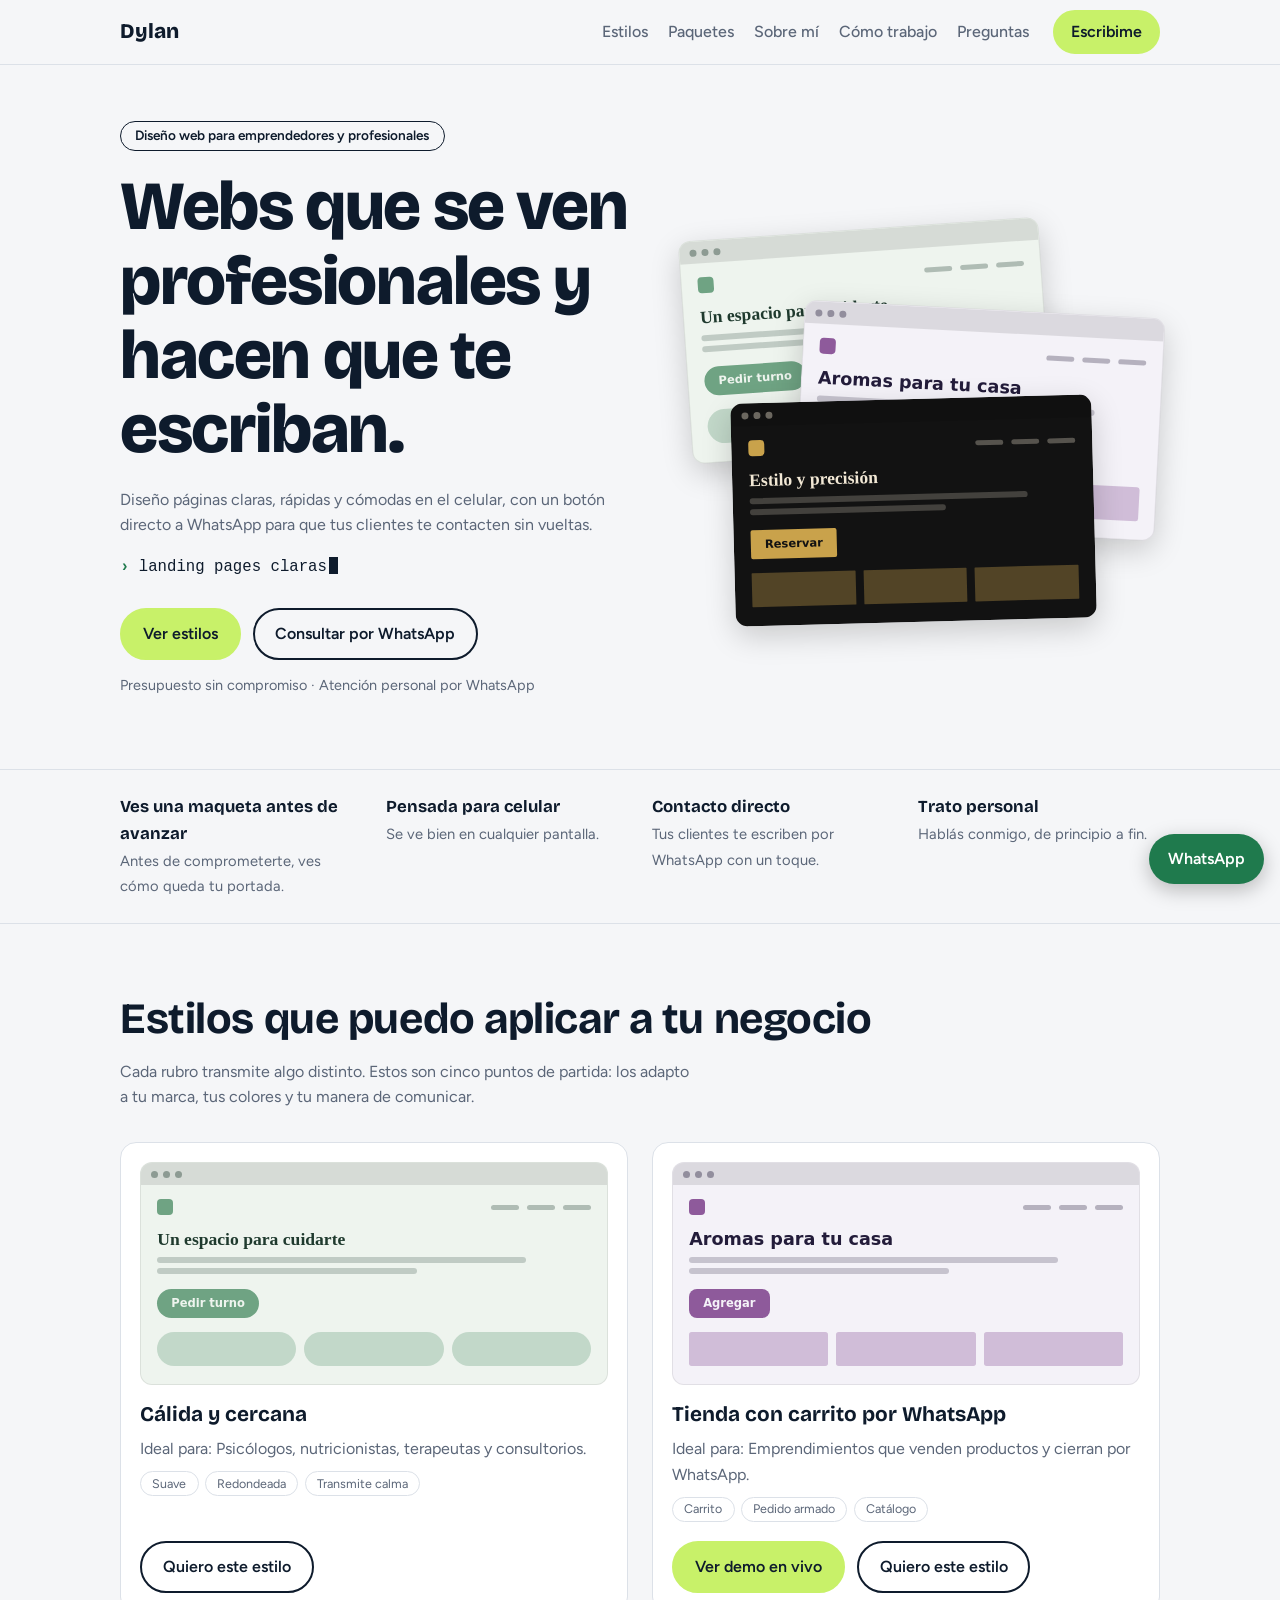
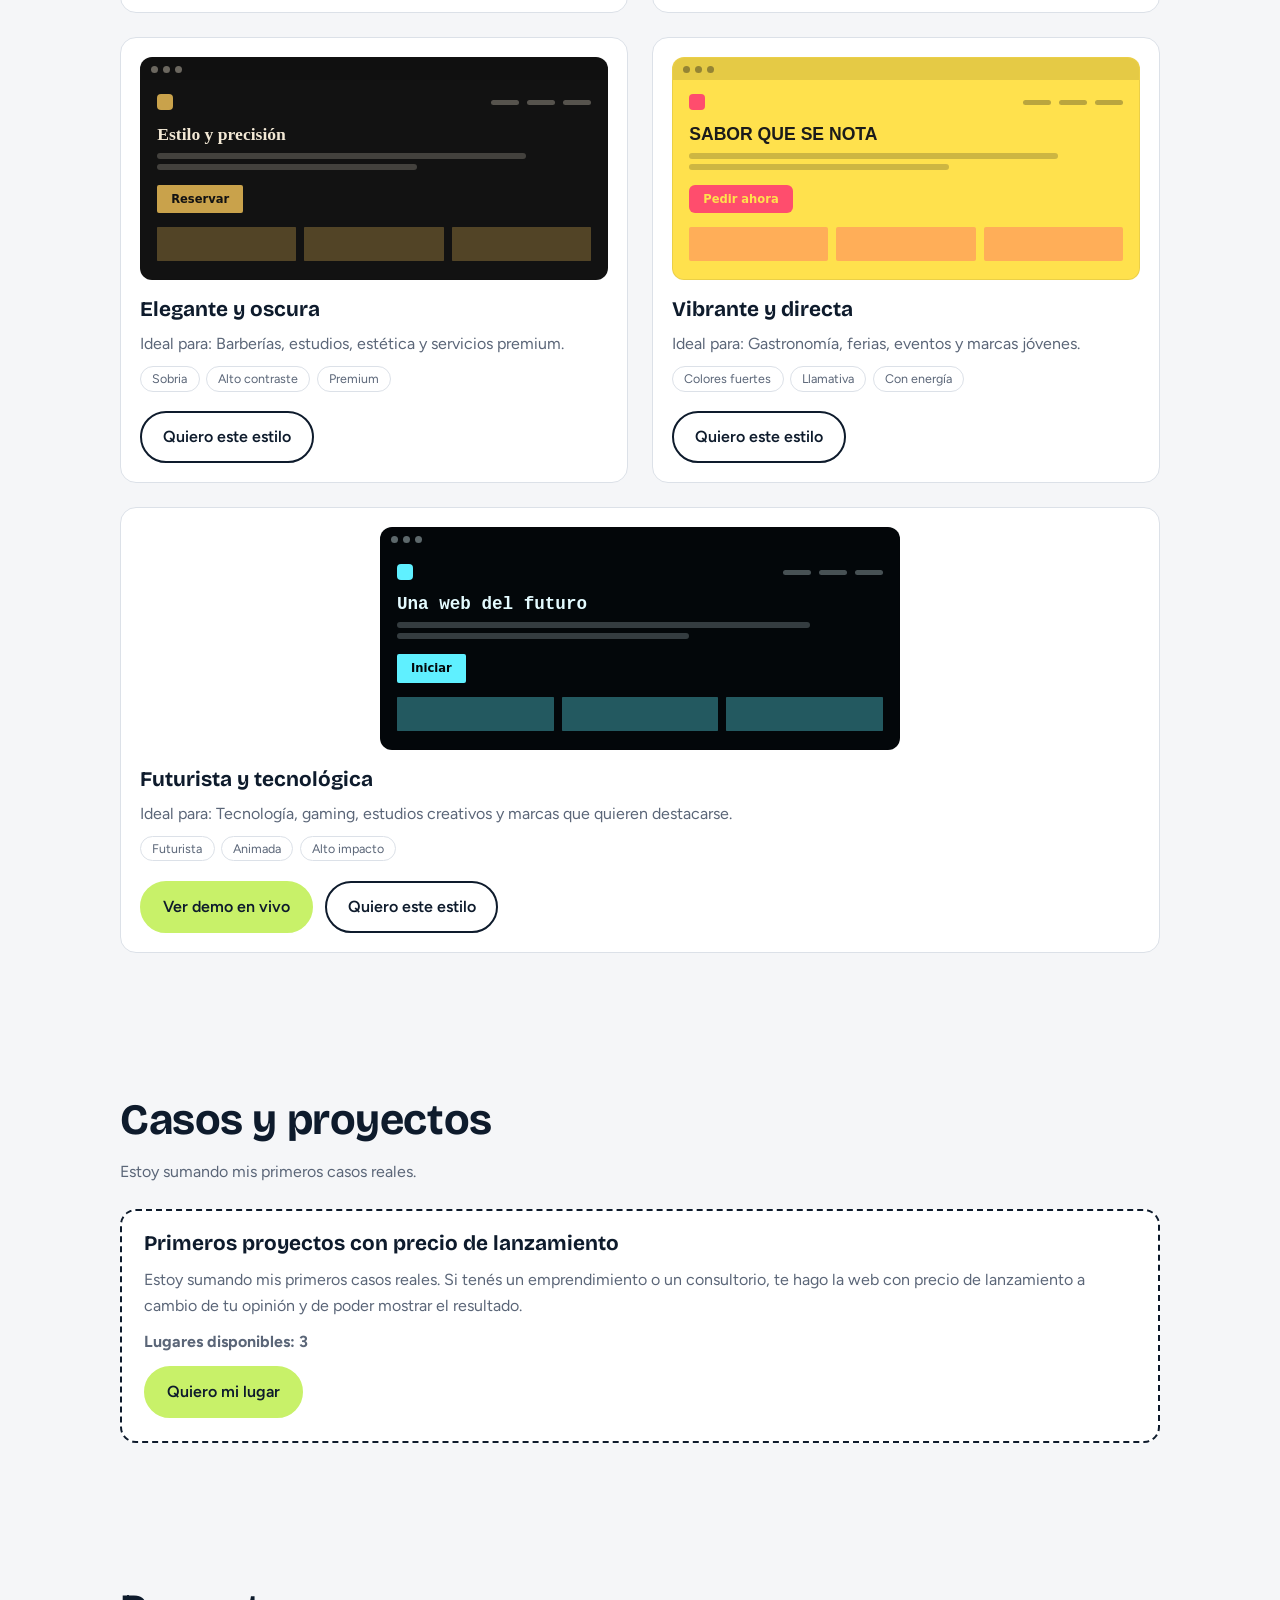
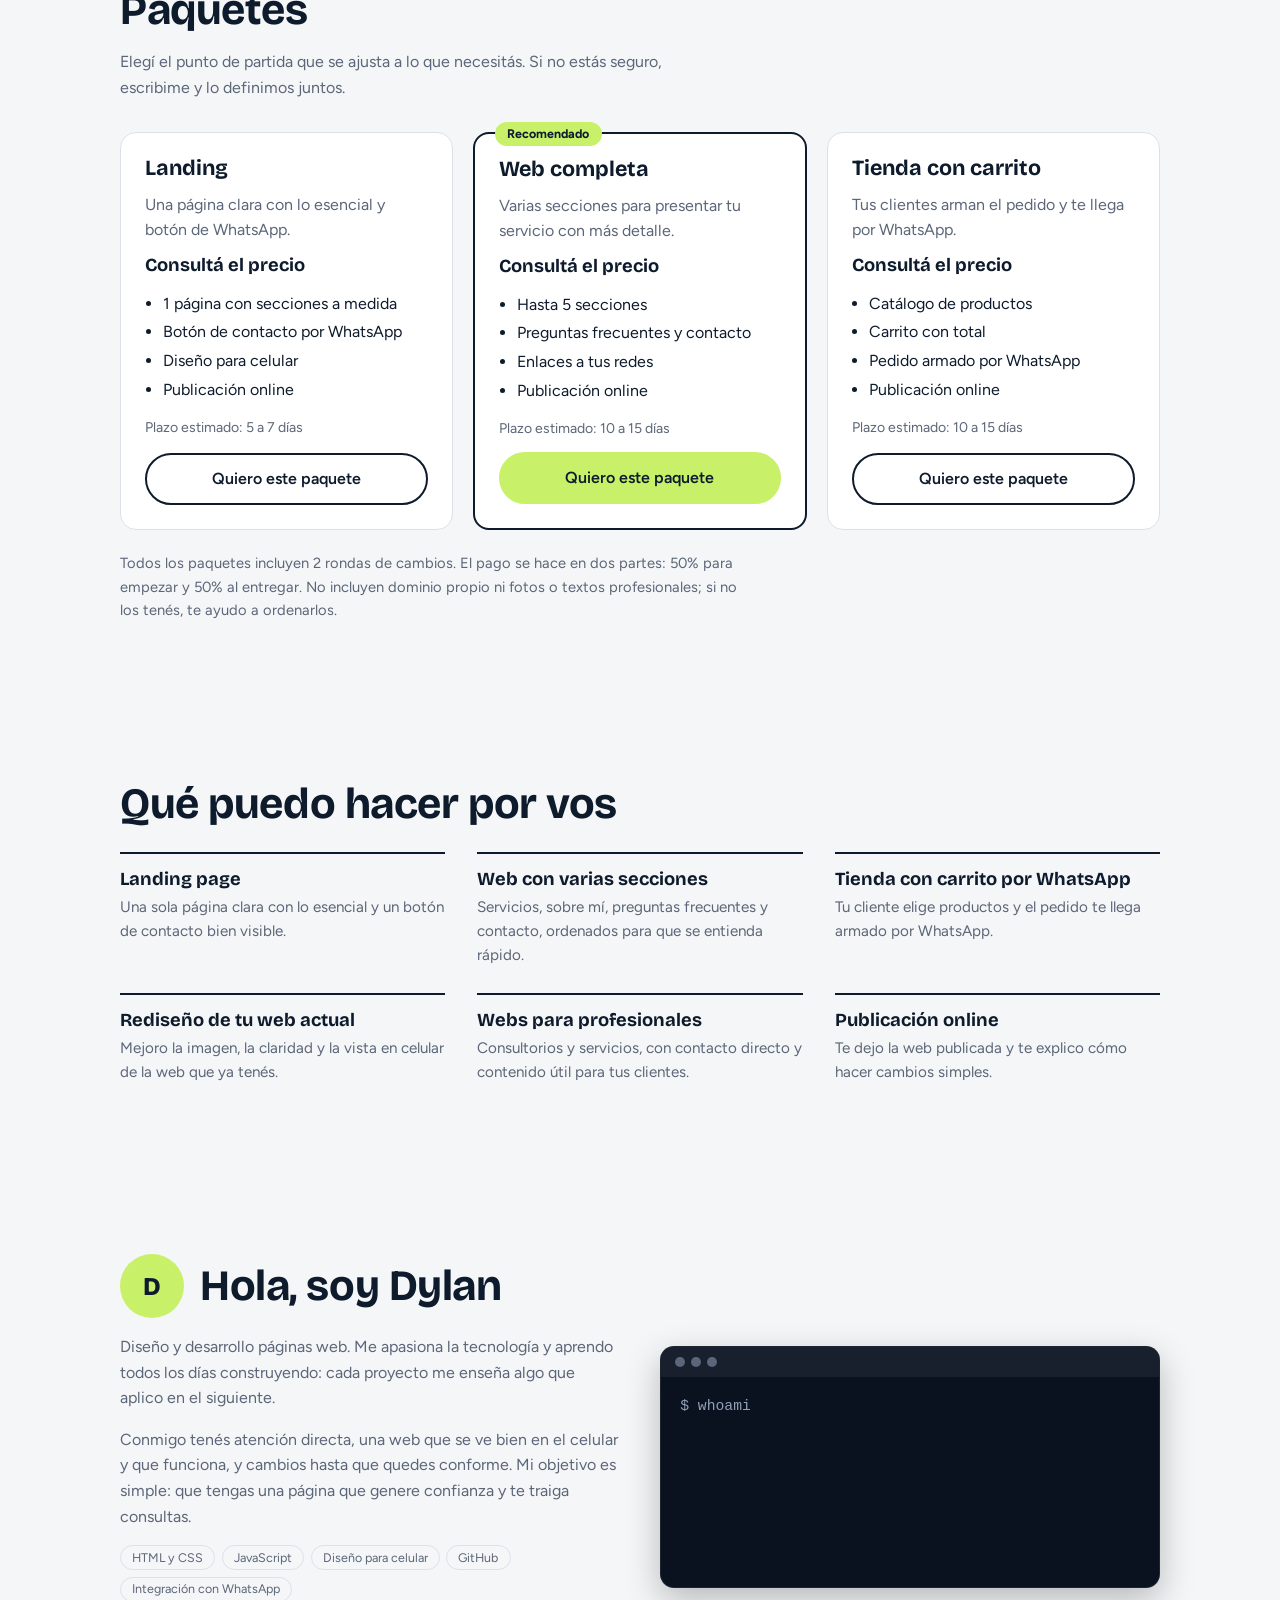
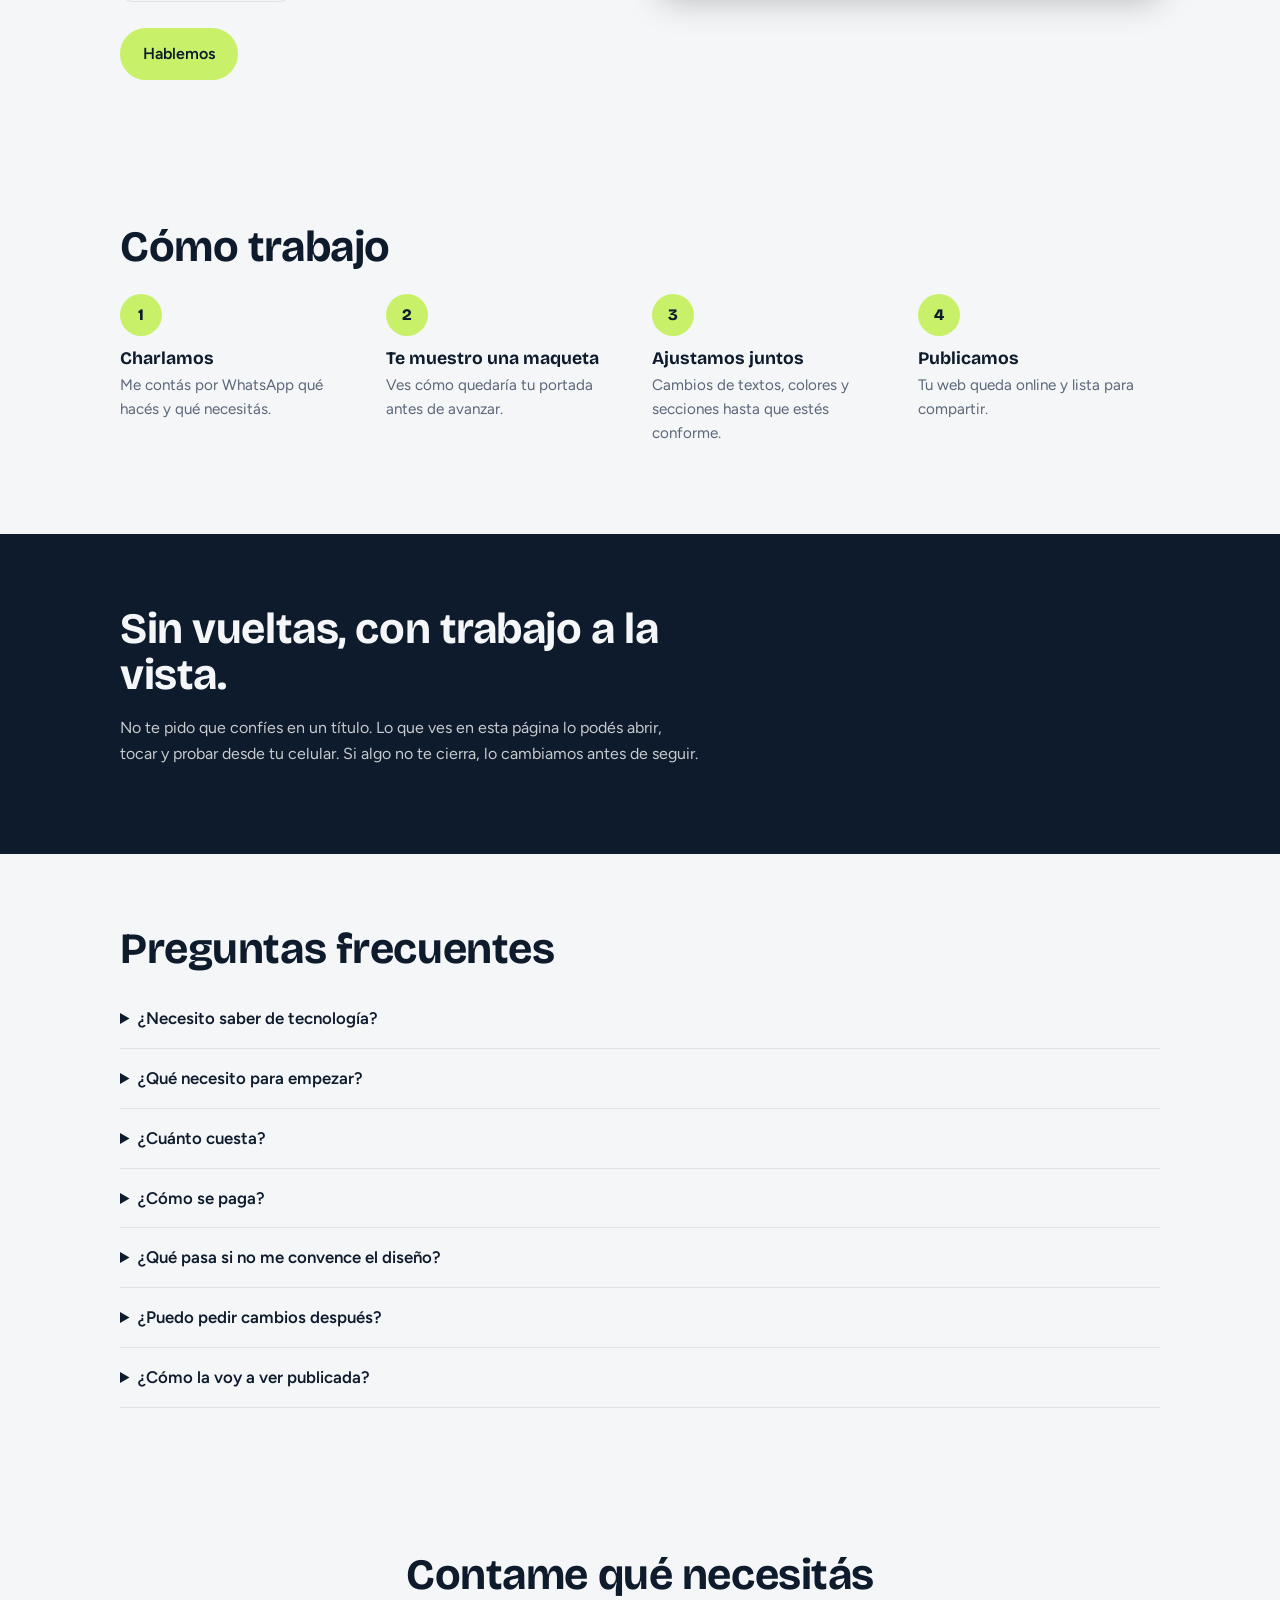
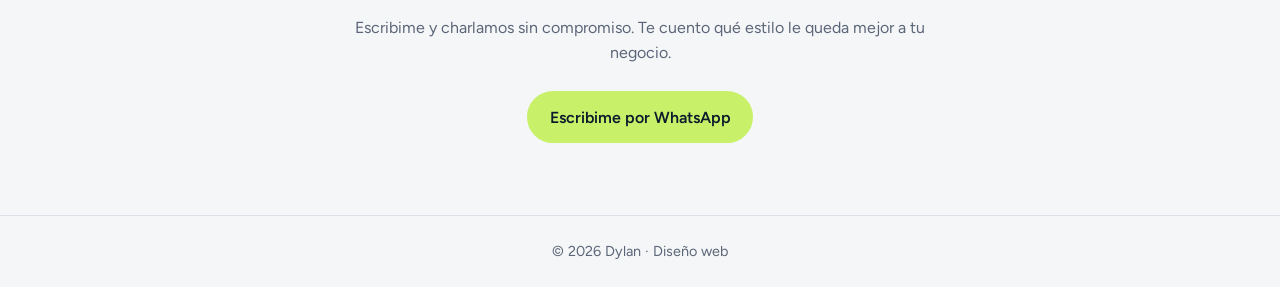
<file: portafolio_1.html>
<!DOCTYPE html>
<html lang="es">
<!-- PORTAFOLIO WEB - Dylan
     Archivo único con tres capas: HTML (estructura), CSS (diseño) y JavaScript
     (comportamiento). Se publica tal cual en GitHub Pages: no necesita servidor ni
     instalación.
     Organización del archivo:
     1) HEAD: metadatos para buscadores y vista previa en redes.
     2) STYLE: variables, estilos base, componentes, animaciones y adaptación a celular.
     3) BODY: las secciones de la página.
     4) SCRIPT: datos editables, contenido dinámico, medición y animaciones. -->
<head>
<!-- Codificación UTF-8: hace que se vean bien las tildes, la ñ y los símbolos. -->
<meta charset="utf-8">
<!-- Hace que la página se adapte al ancho real del celular (diseño responsive).
     viewport-fit=cover permite usar toda la pantalla en celulares con notch. -->
<meta name="viewport" content="width=device-width, initial-scale=1, viewport-fit=cover">
<!-- Título de la pestaña y del resultado en Google. Más abajo el script lo vuelve a armar
     con CONFIG.name, para que el nombre se cambie en un solo lugar. -->
<title>Dylan · Diseño web para emprendedores y profesionales</title>
<!-- Descripción que Google suele mostrar bajo el título: parte básica del SEO. -->
<meta name="description" content="Webs claras, rápidas y con botón directo a WhatsApp. Mirá los estilos que puedo aplicar a tu negocio y pedí tu presupuesto sin compromiso.">
<!-- Open Graph: etiquetas que leen Facebook y WhatsApp para armar la tarjeta (título,
     descripción e imagen) cuando alguien comparte el link. Tienen que estar en el HTML
     estático porque, en general, esos rastreadores no ejecutan JavaScript. -->
<!-- Vista previa al compartir en Facebook/WhatsApp: reemplazá TU-USUARIO y TU-REPO por los tuyos y subí og-portafolio.png al repo -->
<meta property="og:type" content="website">
<meta property="og:locale" content="es_AR">
<meta property="og:title" content="Dylan · Diseño web para emprendedores y profesionales">
<meta property="og:description" content="Webs claras, rápidas y con botón directo a WhatsApp. Mirá los estilos y pedí tu presupuesto sin compromiso.">
<meta property="og:url" content="https://TU-USUARIO.github.io/TU-REPO/portafolio.html">
<meta property="og:image" content="https://TU-USUARIO.github.io/TU-REPO/og-portafolio.png">
<meta property="og:image:width" content="1200">
<meta property="og:image:height" content="630">
<meta name="twitter:card" content="summary_large_image">
<!-- Rendimiento: abre la conexión con Google Fonts antes de pedir la tipografía, así carga
     más rápido. -->
<link rel="preconnect" href="https://fonts.googleapis.com">
<link rel="preconnect" href="https://fonts.gstatic.com" crossorigin>
<!-- Tipografías: Bricolage Grotesque para títulos y Figtree para el texto. display=swap
     muestra el texto con una fuente del sistema mientras descarga, para que nunca quede
     invisible. -->
<link href="https://fonts.googleapis.com/css2?family=Bricolage+Grotesque:wght@500;700;800&family=Figtree:wght@400;500;600&display=swap" rel="stylesheet">
<style>
/* ===== 1. VARIABLES DE DISEÑO =====
   Los colores se guardan en variables CSS (--bg, --ink, --acc...) y se usan con
   var(--nombre). Cambiar la paleta completa es tocar estas líneas, no cientos de reglas.
   env(safe-area-inset-*) respeta las zonas que el celular ocupa con la barra inferior o el
   notch. */
:root{--bg:#F5F6F8;--ink:#0E1B2C;--mut:#5B6678;--card:#fff;--line:#DCE1E8;--acc:#C8F169;--accink:#0E1B2C;--wa:#1F7A4D;
box-sizing:border-box;padding-top:env(safe-area-inset-top,0px);padding-bottom:env(safe-area-inset-bottom,0px)}
/* Modo oscuro automático: si el dispositivo del visitante está en modo oscuro, se
   redefinen solo las variables que cambian. La condición :not([data-theme="light"])
   permite forzar el modo claro si algún día se agrega un botón para elegir. */
@media (prefers-color-scheme:dark){:root:not([data-theme="light"]){--bg:#0B1422;--ink:#EEF2F7;--mut:#9AA6B8;--card:#121F33;--line:#243450;--wa:#2E9E66}}
/* Modo oscuro manual: con data-theme="dark" en la etiqueta html se fuerza este tema sin
   depender del sistema. */
:root[data-theme="dark"]{--bg:#0B1422;--ink:#EEF2F7;--mut:#9AA6B8;--card:#121F33;--line:#243450;--wa:#2E9E66}
/* ===== 2. ESTILOS BASE =====
   box-sizing:border-box (heredado con inherit) hace que el padding y el borde queden
   dentro del ancho de cada caja, lo que simplifica calcular medidas. */
*,*::before,*::after{box-sizing:inherit}
/* Desplazamiento suave al tocar los enlaces del menú. scroll-padding-top deja lugar para
   que la barra fija no tape el título de la sección a la que se salta. */
html{scroll-behavior:smooth;scroll-padding-top:calc(env(safe-area-inset-top,0px) + 72px)}
/* El fondo y el color del texto salen de las variables, así cambian solos con el modo
   oscuro. Si Google Fonts no carga, la lista de fuentes cae a system-ui (la fuente del
   sistema). */
body{margin:0;background:var(--bg);color:var(--ink);font:400 1rem/1.6 Figtree,system-ui,sans-serif}
/* Los títulos comparten tipografía y un interlineado ajustado (line-height). */
h1,h2,h3,.logo{font-family:"Bricolage Grotesque",Georgia,sans-serif;line-height:1.08;margin:0}
a{color:inherit}
/* Accesibilidad: anillo visible al navegar con el teclado (tecla Tab). :focus-visible no
   molesta a quien usa mouse o pantalla táctil. */
:focus-visible{outline:3px solid var(--wa);outline-offset:2px}
/* .wrap es un contenedor centrado con ancho máximo: mantiene las líneas cómodas de leer en
   pantallas grandes y deja margen lateral en el celular. */
.wrap{max-width:1080px;margin:0 auto;padding:0 1.25rem}
section{padding:4.5rem 0}
/* clamp(mínimo, ideal, máximo): el tamaño del título crece con el ancho de la pantalla sin
   pasarse de esos límites, y no hace falta una media query. */
h2{font-size:clamp(1.8rem,4.5vw,2.7rem);font-weight:700;margin-bottom:1rem;letter-spacing:-.01em}
/* La unidad ch equivale al ancho de un carácter: max-width:58ch limita el párrafo a unos
   58 caracteres por línea, el largo más legible. */
.lead{color:var(--mut);max-width:58ch}
/* ===== 3. COMPONENTES =====
   Botón principal (.btn). Su variante .btn.alt es de contorno, para acciones secundarias.
   border-radius:999px lo deja en forma de píldora. */
.btn{display:inline-block;border:2px solid var(--acc);background:var(--acc);color:var(--accink);padding:.7rem 1.3rem;border-radius:999px;font-weight:600;text-decoration:none}
.btn.alt{background:transparent;color:var(--ink);border-color:var(--ink)}
/* Barra superior fija: position:sticky la mantiene visible al bajar sin usar JavaScript, y
   z-index la pone por encima del contenido. */
.top{position:sticky;top:env(safe-area-inset-top,0px);z-index:20;background:var(--bg);border-bottom:1px solid var(--line)}
.top .wrap{display:flex;align-items:center;gap:1.5rem;height:64px}
.logo{font-size:1.3rem;font-weight:800;text-decoration:none;margin-right:auto}
.top nav{display:flex;gap:1.25rem}.top nav a{text-decoration:none;color:var(--mut);font-weight:500}
.top .btn{padding:.45rem 1rem}
/* Portada (hero): dos columnas con CSS Grid. Las fracciones 1.05fr y .95fr reparten el
   ancho, y align-items:center las alinea al centro. */
.hero{padding-top:3.5rem}
.hero .wrap{display:grid;grid-template-columns:1.05fr .95fr;gap:2.5rem;align-items:center}
.eyebrow{display:inline-block;border:1.5px solid var(--ink);border-radius:999px;padding:.2rem .9rem;font-size:.85rem;font-weight:600;margin-bottom:1.2rem}
h1{font-size:clamp(2.4rem,6.5vw,4.3rem);font-weight:800;letter-spacing:-.02em;margin-bottom:1.2rem}
.cta{display:flex;gap:.75rem;flex-wrap:wrap;margin-top:1.6rem}
/* Pila de ventanas de ejemplo: con position:absolute las ventanas se superponen y
   transform:rotate les da el efecto de tarjetas apiladas. */
.stack{position:relative;height:360px}
.stack .fr{position:absolute;width:76%}
.stack .fr:nth-child(1){left:0;top:0;transform:rotate(-4deg)}
.stack .fr:nth-child(2){right:0;top:80px;transform:rotate(3deg)}
.stack .fr:nth-child(3){left:10%;top:170px;transform:rotate(-1.5deg)}
/* Maqueta de página (.fr): una mini web dibujada solo con HTML y CSS, sin imágenes. Sus
   colores llegan por variables locales (--a fondo, --b texto, --c acento, --r redondeo,
   --f fuente) que el JavaScript escribe en cada tarjeta. Con un solo molde salen todos los
   estilos distintos. */
.fr{background:var(--a);color:var(--b);border-radius:12px;overflow:hidden;box-shadow:0 10px 30px rgba(0,0,0,.18);border:1px solid rgba(0,0,0,.08);font-family:var(--f)}
.fr .bar{height:22px;background:rgba(0,0,0,.1);display:flex;gap:5px;align-items:center;padding-left:10px}
.fr .bar i{width:7px;height:7px;border-radius:50%;background:var(--b);opacity:.4}
.fr .pg{padding:14px 16px 18px}
.fr .nv{display:flex;gap:8px;align-items:center;margin-bottom:14px}
.fr .nv b{width:16px;height:16px;border-radius:4px;background:var(--c);margin-right:auto}
.fr .nv span{width:28px;height:5px;border-radius:3px;background:var(--b);opacity:.3}
.fr h4{font-size:1.1rem;margin:0 0 8px;line-height:1.15;font-weight:800}
.fr .ln{height:6px;border-radius:3px;background:var(--b);opacity:.22;margin:5px 0;width:85%}
.fr .ln.s{width:60%}
.fr u{display:inline-block;background:var(--c);color:var(--a);padding:5px 14px;border-radius:var(--r);text-decoration:none;font-size:.72rem;font-weight:700;margin-top:10px;font-family:system-ui,sans-serif}
.fr .cs{display:flex;gap:8px;margin-top:14px}
.fr .cs i{flex:1;height:34px;border-radius:calc(var(--r) / 3);background:var(--c);opacity:.35}
/* Franja de 4 promesas bajo la portada: grilla de 4 columnas separada por líneas finas. */
.promises{padding:1.5rem 0;border-top:1px solid var(--line);border-bottom:1px solid var(--line)}
.promises .wrap{display:grid;grid-template-columns:repeat(4,1fr);gap:1.5rem}
.promises b{display:block;font-family:"Bricolage Grotesque",sans-serif;font-size:1.05rem}
.promises span{color:var(--mut);font-size:.92rem}
/* Sección de estilos: grilla de 2 columnas con una tarjeta (.sc) por estilo. */
.styles{display:grid;grid-template-columns:repeat(2,1fr);gap:1.5rem;margin-top:2rem}
.sc{background:var(--card);border:1px solid var(--line);border-radius:16px;padding:1.2rem;display:flex;flex-direction:column;gap:.6rem}
.sc .fr{box-shadow:none}
/* Con una cantidad impar de estilos, la última tarjeta ocupa todo el ancho (grid-column:1/-1) y su maqueta se centra con un ancho máximo, para no dejar un hueco vacío en la grilla. */
.styles .sc:last-child:nth-child(odd){grid-column:1/-1}
.styles .sc:last-child:nth-child(odd) .fr{width:100%;max-width:520px;margin-inline:auto}
.sc h3{font-size:1.3rem;margin-top:.6rem}
.sc p{margin:0;color:var(--mut)}
.tags{display:flex;gap:.4rem;flex-wrap:wrap}
.tags span{font-size:.78rem;border:1px solid var(--line);border-radius:999px;padding:.1rem .7rem;color:var(--mut)}
.sc .cta{margin-top:auto;padding-top:.6rem}
/* Servicios: 3 columnas, cada una con una línea superior como separador visual. */
.svc{display:grid;grid-template-columns:repeat(3,1fr);gap:0 2rem;margin-top:1.5rem}
.svc div{border-top:2px solid var(--ink);padding:1rem 0 1.6rem}
.svc h3{font-size:1.15rem;margin-bottom:.3rem}.svc p{margin:0;color:var(--mut);font-size:.95rem}
/* Lista numerada de Cómo trabajo: counter-reset y counter-increment cuentan los pasos, y
   ::before muestra el número dentro de un círculo. Es CSS puro: los números no están
   escritos en el HTML. */
.steps{counter-reset:s;display:grid;grid-template-columns:repeat(4,1fr);gap:1.5rem;margin-top:1.5rem;list-style:none;padding:0}
.steps li{counter-increment:s}
.steps li::before{content:counter(s);display:grid;place-items:center;width:42px;height:42px;border-radius:50%;background:var(--acc);color:var(--accink);font-family:"Bricolage Grotesque",sans-serif;font-weight:800;margin-bottom:.8rem}
.steps h3{font-size:1.1rem;margin-bottom:.3rem}.steps p{margin:0;color:var(--mut);font-size:.95rem}
/* Sección de cierre con colores invertidos: usa --ink de fondo y --bg de texto, así
   funciona igual en modo claro y oscuro. */
.trust{background:var(--ink);color:var(--bg)}
.trust h2{max-width:20ch}.trust .lead{color:inherit;opacity:.8}
/* Preguntas frecuentes: details y summary forman un acordeón nativo del navegador, sin
   JavaScript y accesible con el teclado. */
details{border-bottom:1px solid var(--line);padding:1rem 0}
summary{cursor:pointer;font-weight:600;font-size:1.05rem}
details p{color:var(--mut);margin:.6rem 0 0;max-width:62ch}
.contact{text-align:center}
.contact .lead{margin:0 auto 1.6rem}
.contact .cta{justify-content:center}
footer{border-top:1px solid var(--line);padding:1.5rem 0;color:var(--mut);font-size:.9rem;text-align:center}
/* Botón flotante de WhatsApp: position:fixed lo mantiene siempre visible en la esquina.
   calc() suma el margen de seguridad inferior de los celulares. */
.fab{position:fixed;right:1rem;bottom:calc(1rem + env(safe-area-inset-bottom,0px));z-index:25;background:var(--wa);color:#fff;font-weight:600;text-decoration:none;padding:.75rem 1.2rem;border-radius:999px;box-shadow:0 6px 20px rgba(0,0,0,.25)}
/* ===== 4. BLOQUES PARA CONVERTIR VISITAS EN CONSULTAS =====
   Microtexto de confianza bajo los botones, casos reales, oferta de lanzamiento y
   paquetes. */
.micro{margin:.9rem 0 0;color:var(--mut);font-size:.9rem}
/* repeat(auto-fit, minmax(260px, 1fr)): la grilla calcula sola cuántas columnas entran
   según el ancho disponible, sin media queries. */
.cases{display:grid;grid-template-columns:repeat(auto-fit,minmax(260px,1fr));gap:1.25rem;margin-top:1.5rem}
.case,.launch{background:var(--card);border:1px solid var(--line);border-radius:16px;padding:1.4rem}
.case small{color:var(--mut);font-weight:600}
.case h3{margin:.3rem 0 .6rem;font-size:1.2rem}
.case p{margin:.3rem 0;color:var(--mut)}
.case blockquote{margin:.8rem 0 0;padding-left:.9rem;border-left:3px solid var(--acc)}
/* La tarjeta de lanzamiento usa borde punteado para distinguirse de un caso real. */
.launch{border:2px dashed var(--ink);display:flex;flex-direction:column;gap:.7rem;align-items:flex-start}
.launch h3{font-size:1.3rem}.launch p{margin:0;color:var(--mut)}
/* Paquetes en 3 columnas. .hot resalta al recomendado, y .flag es la etiqueta que
   sobresale por arriba: position:absolute respecto de su tarjeta, que tiene
   position:relative. */
.pks{display:grid;grid-template-columns:repeat(3,1fr);gap:1.25rem;margin-top:2rem}
.pk{background:var(--card);border:1px solid var(--line);border-radius:16px;padding:1.5rem;display:flex;flex-direction:column;gap:.7rem;position:relative}
.pk.hot{border:2px solid var(--ink)}
.pk .flag{position:absolute;top:-12px;left:1.2rem;background:var(--acc);color:var(--accink);font-size:.78rem;font-weight:700;padding:.1rem .8rem;border-radius:999px}
.pk h3{font-size:1.35rem}.pk p{margin:0;color:var(--mut)}
.pk ul{margin:0;padding-left:1.1rem}.pk li{margin:.2rem 0}
.pk .pr{font:700 1.15rem "Bricolage Grotesque",sans-serif}
.pk .tm{font-size:.88rem;color:var(--mut)}
.pk .btn{margin-top:auto;text-align:center}
.terms{color:var(--mut);font-size:.92rem;margin-top:1.4rem;max-width:70ch}
/* Bloque Sobre mí: avatar redondo con la inicial del nombre. Si hay foto, object-fit:cover
   la recorta sin deformarla. */
.who{display:flex;align-items:center;gap:1rem;margin-bottom:1rem}.who h2{margin:0}
.avatar{flex:none;width:64px;height:64px;border-radius:50%;background:var(--acc);color:var(--accink);display:grid;place-items:center;font:800 1.6rem "Bricolage Grotesque",sans-serif;overflow:hidden}
.avatar img{width:100%;height:100%;object-fit:cover}
.bio .tags{margin:0 0 1.2rem}
/* Adaptación a celular: por debajo de 820px los paquetes pasan a una sola columna. */
@media (max-width:820px){.pks{grid-template-columns:1fr}}
/* ===== 5. ANIMACIONES =====
   El hero necesita position:relative para que el canvas de partículas (position:absolute)
   quede detrás del contenido, y overflow:hidden para que nada se salga de su caja. */
.hero{position:relative;overflow:hidden}
.hero .wrap{position:relative}
/* El canvas de la red de partículas cubre todo el hero. pointer-events:none deja pasar los
   toques a los botones que están encima. */
#net{position:absolute;inset:0;width:100%;height:100%;pointer-events:none}
/* Efecto de máquina de escribir: fuente monoespaciada y cursor parpadeante. steps(1) hace
   que el cursor titile de golpe, como en una terminal. */
.tw{font-family:ui-monospace,Menlo,Consolas,monospace;font-size:.98rem;margin:1.1rem 0 0;min-height:1.7em}
.tw span:first-child{color:var(--wa);font-weight:700}
.cur{display:inline-block;width:.55em;height:1.05em;background:var(--ink);vertical-align:-.15em;margin-left:2px;animation:blink 1s steps(1) infinite}
@keyframes blink{50%{opacity:0}}
/* @keyframes define una animación. bob es una flotación suave: las ventanas suben unos
   píxeles y vuelven (alternate), y cada una usa un animation-delay negativo distinto para
   no moverse al mismo tiempo. */
@keyframes bob{to{translate:0 -10px}}
.stack .fr{animation:bob 5s ease-in-out infinite alternate}
.stack .fr:nth-child(2){animation-delay:-1.7s}
.stack .fr:nth-child(3){animation-delay:-3.2s}
/* Sección Sobre mí en 2 columnas y ventana de terminal (.term) dibujada solo con CSS. */
.bio .wrap{display:grid;grid-template-columns:1fr 1fr;gap:2.5rem;align-items:center}
.bio .lead{margin:0 0 1rem}
.term{background:#0A1220;border:1px solid rgba(255,255,255,.08);border-radius:14px;overflow:hidden;box-shadow:0 12px 34px rgba(0,0,0,.25);font:.92rem/1.7 ui-monospace,Menlo,Consolas,monospace;color:#C8F169}
.term .bar{display:flex;gap:6px;padding:10px 14px;background:rgba(255,255,255,.06)}
.term .bar i{width:10px;height:10px;border-radius:50%;background:#5B6678}
.term pre{margin:0;padding:1.1rem 1.2rem 1.4rem;min-height:210px;white-space:pre-wrap;font:inherit}
.term .cmd{color:#8FA0B8}
.term .cur{background:#C8F169}
/* En pantallas chicas la bio y la terminal pasan a una columna. */
@media (max-width:820px){.bio .wrap{grid-template-columns:1fr}}
/* ===== 6. ADAPTACIÓN A PANTALLAS CHICAS =====
   Media queries por ancho. Hasta 820px se oculta el menú (queda el botón de contacto), las
   grillas pasan a 1 o 2 columnas y se reducen los espacios. */
@media (max-width:820px){
.top nav{display:none}
.hero .wrap,.styles{grid-template-columns:1fr}
.promises .wrap,.steps{grid-template-columns:1fr 1fr}
.svc{grid-template-columns:1fr}
.stack{height:330px}
section{padding:3rem 0}
}
/* Por debajo de 480px (celulares chicos) las grillas de 2 columnas pasan a una sola. */
@media (max-width:480px){.promises .wrap,.steps{grid-template-columns:1fr}}
/* Accesibilidad: si el visitante pidió reducir el movimiento en su dispositivo, se apagan
   las animaciones y el desplazamiento suave. */
@media (prefers-reduced-motion:reduce){*{scroll-behavior:auto!important}.stack .fr,.cur{animation:none!important}}
</style>
</head>
<body>
<!-- ENCABEZADO: logo, menú y botón de contacto. Los enlaces que empiezan con # saltan a la
     sección con ese id (navegación interna). Los atributos data-wa y data-name no hacen nada
     solos: el script los detecta y completa el enlace de WhatsApp y el nombre. -->
<header class="top"><div class="wrap">
<a class="logo" href="#inicio" data-name>Dylan</a>
<nav><a href="#estilos">Estilos</a><a href="#paquetes">Paquetes</a><a href="#sobre-mi">Sobre mí</a><a href="#proceso">Cómo trabajo</a><a href="#faq">Preguntas</a></nav>
<a class="btn" data-wa="Hola! Vi tu portafolio y quiero consultarte por una web.">Escribime</a>
</div></header>

<!-- CONTENIDO PRINCIPAL. La etiqueta main le indica a lectores de pantalla y buscadores
     dónde está lo importante. Cada section es un bloque de la página con su propio id. -->
<main id="inicio">
<!-- 1. PORTADA: la propuesta de valor en una frase, qué ofrezco y botones de acción. El
     canvas es el fondo animado; aria-hidden="true" evita que los lectores de pantalla lo
     anuncien, porque es solo decoración. -->
<section class="hero"><canvas id="net" aria-hidden="true"></canvas><div class="wrap">
<div>
<span class="eyebrow">Diseño web para emprendedores y profesionales</span>
<h1>Webs que se ven profesionales y hacen que te escriban.</h1>
<p class="lead">Diseño páginas claras, rápidas y cómodas en el celular, con un botón directo a WhatsApp para que tus clientes te contacten sin vueltas.</p>
<!-- Línea que se escribe sola: el script va cambiando el texto del span con id tw. -->
<p class="tw"><span>›</span> <span id="tw">landing pages claras</span><i class="cur"></i></p>
<div class="cta"><a class="btn" href="#estilos">Ver estilos</a><a class="btn alt" data-wa="Hola! Vi tu portafolio y quiero consultarte por una web.">Consultar por WhatsApp</a></div>
<p class="micro">Presupuesto sin compromiso · Atención personal por WhatsApp</p>
</div>
<!-- Contenedor vacío: el script lo llena con 3 maquetas de ejemplo. -->
<div class="stack" id="stack" aria-hidden="true"></div>
</div></section>

<!-- 2. PROMESAS: cuatro razones para confiar, en lenguaje simple. -->
<div class="promises"><div class="wrap">
<div><b>Ves una maqueta antes de avanzar</b><span>Antes de comprometerte, ves cómo queda tu portada.</span></div>
<div><b>Pensada para celular</b><span>Se ve bien en cualquier pantalla.</span></div>
<div><b>Contacto directo</b><span>Tus clientes te escriben por WhatsApp con un toque.</span></div>
<div><b>Trato personal</b><span>Hablás conmigo, de principio a fin.</span></div>
</div></div>

<!-- 3. ESTILOS: el contenedor está vacío y el script genera las tarjetas desde el arreglo S.
     Agregar un estilo es sumar una línea de datos, no copiar bloques de HTML. -->
<section id="estilos"><div class="wrap">
<h2>Estilos que puedo aplicar a tu negocio</h2>
<p class="lead">Cada rubro transmite algo distinto. Estos son cinco puntos de partida: los adapto a tu marca, tus colores y tu manera de comunicar.</p>
<div class="styles" id="styles"></div>
</div></section>

<!-- 4. CASOS: se llena desde el arreglo CASES. Si no hay casos ni oferta de lanzamiento, el
     script oculta toda la sección con el atributo hidden. -->
<section id="casos"><div class="wrap">
<h2>Casos y proyectos</h2>
<p class="lead">Estoy sumando mis primeros casos reales.</p>
<div class="cases" id="cases"></div>
</div></section>

<!-- 5. PAQUETES: las tarjetas salen del arreglo PK y los precios de CONFIG. Las condiciones
     (cambios, pago, qué no incluye) quedan como texto fijo porque aplican a todos los
     paquetes. -->
<section id="paquetes"><div class="wrap">
<h2>Paquetes</h2>
<p class="lead">Elegí el punto de partida que se ajusta a lo que necesitás. Si no estás seguro, escribime y lo definimos juntos.</p>
<div class="pks" id="pks"></div>
<p class="terms">Todos los paquetes incluyen 2 rondas de cambios. El pago se hace en dos partes: 50% para empezar y 50% al entregar. No incluyen dominio propio ni fotos o textos profesionales; si no los tenés, te ayudo a ordenarlos.</p>
</div></section>

<!-- 6. SERVICIOS: lista simple de lo que ofrezco. -->
<section id="servicios"><div class="wrap">
<h2>Qué puedo hacer por vos</h2>
<div class="svc">
<div><h3>Landing page</h3><p>Una sola página clara con lo esencial y un botón de contacto bien visible.</p></div>
<div><h3>Web con varias secciones</h3><p>Servicios, sobre mí, preguntas frecuentes y contacto, ordenados para que se entienda rápido.</p></div>
<div><h3>Tienda con carrito por WhatsApp</h3><p>Tu cliente elige productos y el pedido te llega armado por WhatsApp.</p></div>
<div><h3>Rediseño de tu web actual</h3><p>Mejoro la imagen, la claridad y la vista en celular de la web que ya tenés.</p></div>
<div><h3>Webs para profesionales</h3><p>Consultorios y servicios, con contacto directo y contenido útil para tus clientes.</p></div>
<div><h3>Publicación online</h3><p>Te dejo la web publicada y te explico cómo hacer cambios simples.</p></div>
</div>
</div></section>

<!-- 7. SOBRE MÍ: biografía, herramientas y una terminal animada que arranca recién cuando
     entra en pantalla (IntersectionObserver en el script). -->
<section id="sobre-mi" class="bio"><div class="wrap">
<div>
<div class="who"><span class="avatar" id="avatar">D</span><h2>Hola, soy Dylan</h2></div>
<p class="lead">Diseño y desarrollo páginas web. Me apasiona la tecnología y aprendo todos los días construyendo: cada proyecto me enseña algo que aplico en el siguiente.</p>
<p class="lead">Conmigo tenés atención directa, una web que se ve bien en el celular y que funciona, y cambios hasta que quedes conforme. Mi objetivo es simple: que tengas una página que genere confianza y te traiga consultas.</p>
<div class="tags"><span>HTML y CSS</span><span>JavaScript</span><span>Diseño para celular</span><span>GitHub</span><span>Integración con WhatsApp</span></div>
<div class="cta"><a class="btn" data-wa="Hola Dylan! Vi tu portafolio y quiero hablar de la web de mi negocio.">Hablemos</a></div>
</div>
<div class="term" id="term" aria-label="Resumen sobre Dylan"><div class="bar"><i></i><i></i><i></i></div><pre id="termout"></pre></div>
</div></section>

<!-- 8. PROCESO: lista ordenada con la etiqueta ol; los números los dibuja el CSS. -->
<section id="proceso"><div class="wrap">
<h2>Cómo trabajo</h2>
<ol class="steps">
<li><h3>Charlamos</h3><p>Me contás por WhatsApp qué hacés y qué necesitás.</p></li>
<li><h3>Te muestro una maqueta</h3><p>Ves cómo quedaría tu portada antes de avanzar.</p></li>
<li><h3>Ajustamos juntos</h3><p>Cambios de textos, colores y secciones hasta que estés conforme.</p></li>
<li><h3>Publicamos</h3><p>Tu web queda online y lista para compartir.</p></li>
</ol>
</div></section>

<!-- 9. CONFIANZA: refuerza que el trabajo se puede ver y probar. -->
<section class="trust"><div class="wrap">
<h2>Sin vueltas, con trabajo a la vista.</h2>
<p class="lead">No te pido que confíes en un título. Lo que ves en esta página lo podés abrir, tocar y probar desde tu celular. Si algo no te cierra, lo cambiamos antes de seguir.</p>
</div></section>

<!-- 10. PREGUNTAS FRECUENTES: acordeón nativo con details y summary. Responder dudas de
     precio, pago y cambios antes de que escriban reduce el miedo a consultar. -->
<section id="faq"><div class="wrap">
<h2>Preguntas frecuentes</h2>
<details><summary>¿Necesito saber de tecnología?</summary><p>No. Vos me contás qué necesitás con tus palabras y yo me encargo del resto.</p></details>
<details><summary>¿Qué necesito para empezar?</summary><p>Tu logo si lo tenés, los datos de contacto y una idea de lo que querés mostrar. Si algo falta, te ayudo a armarlo.</p></details>
<details><summary>¿Cuánto cuesta?</summary><p>Depende de lo que necesites. Escribime y te paso un presupuesto sin compromiso.</p></details>
<details><summary>¿Cómo se paga?</summary><p>En dos partes: el 50% para empezar y el 50% al entregar la web. Te paso los datos por WhatsApp.</p></details>
<details><summary>¿Qué pasa si no me convence el diseño?</summary><p>Antes de avanzar ves una maqueta de tu portada, y cada paquete incluye 2 rondas de cambios. Así ajustamos hasta que quedes conforme.</p></details>
<details><summary>¿Puedo pedir cambios después?</summary><p>Sí. Los ajustes durante el proceso están incluidos, y más adelante también podemos hacer actualizaciones.</p></details>
<details><summary>¿Cómo la voy a ver publicada?</summary><p>Te paso un enlace para que la abras desde cualquier dispositivo y la compartas con tus clientes.</p></details>
</div></section>

<!-- 11. CONTACTO: botones a WhatsApp y Facebook. El de Facebook se elimina por script si no
     hay link configurado. -->
<section class="contact"><div class="wrap">
<h2>Contame qué necesitás</h2>
<p class="lead">Escribime y charlamos sin compromiso. Te cuento qué estilo le queda mejor a tu negocio.</p>
<div class="cta"><a class="btn" data-wa="Hola! Vi tu portafolio y quiero que me ayudes con la web de mi negocio.">Escribime por WhatsApp</a><a class="btn alt" id="fb" href="#">Facebook</a></div>
</div></section>
</main>

<!-- Pie de página y, justo después, el botón flotante de WhatsApp, siempre visible. -->
<footer><div class="wrap">© 2026 <span data-name>Dylan</span> · Diseño web</div></footer>
<a class="fab" data-wa="Hola! Vi tu portafolio y quiero consultarte por una web.">WhatsApp</a>

<!-- JAVASCRIPT: toda la lógica vive acá, al final del body, para que la página se dibuje
     primero y el script corra cuando el HTML ya existe. -->
<script>
// ============================================================
// PARTE A - DATOS Y CONFIGURACIÓN
// Lo que cambia de un cliente a otro vive en CONFIG y en los arreglos de datos (S, CASES,
// PK). El resto del código solo lee esos datos. Separar datos y lógica permite
// personalizar la página sin tocar el programa.
// ============================================================
// ===== CONFIGURACIÓN: cambiá estos datos =====
var CONFIG={
  name:"Dylan",
  whatsapp:"5491126476479",            // número con código de país, sin + ni espacios
  facebook:"",                         // link de tu página de Facebook (vacío = se oculta el botón)
  photo:"",                            // ej: "dylan.jpg" (subí la foto al repo). Vacío = se muestra tu inicial
  pixelId:"",                          // ID del Meta Pixel (opcional, para medir desde Facebook)
  prices:{landing:"",web:"",tienda:""},// ej: "$80.000". Vacío = muestra "Consultá el precio"
  launch:{on:true,slots:3}             // oferta de lanzamiento: poné on:false o slots:0 cuando ya no aplique
};
// =============================================
// Cada mensaje de WhatsApp llega con 3 preguntas para calificar al cliente desde el primer contacto
// Origen del tráfico: lee el parámetro utm_source de la dirección con URLSearchParams. Si
// el link se comparte con ?utm_source=facebook, el mensaje indica de dónde llegó el
// cliente.
var ORIGIN=new URLSearchParams(location.search).get("utm_source")||"";
// Texto fijo con 3 preguntas que se agrega a cada mensaje, para calificar al cliente desde
// el primer contacto.
var BRIEF="\n\nMi rubro:\nQué quiero lograr:\nPara cuándo lo necesito:";
// wa(mensaje) arma el enlace de WhatsApp (wa.me) con el texto ya escrito.
// encodeURIComponent convierte espacios, tildes y saltos de línea a un formato válido para
// una dirección web.
var wa=function(m){return "https://wa.me/"+CONFIG.whatsapp+"?text="+encodeURIComponent(m+BRIEF+(ORIGIN?"\n\n(Vengo de: "+ORIGIN+")":""))};
// Los estilos de diseño de la sección Estilos. Cada objeto es un estilo: n nombre, f
// fuente, a fondo, b texto, c acento, r redondeo de los botones, t título de ejemplo, btn
// texto del botón, ideal rubros recomendados, tags etiquetas y demo (opcional) enlace a
// una demo real.
var S=[
{n:"Cálida y cercana",f:"Georgia,serif",a:"#EEF4EE",b:"#1F3A2E",c:"#6FA383",r:"999px",t:"Un espacio para cuidarte",btn:"Pedir turno",ideal:"Psicólogos, nutricionistas, terapeutas y consultorios.",tags:["Suave","Redondeada","Transmite calma"]},
{n:"Tienda con carrito por WhatsApp",f:"system-ui,sans-serif",a:"#F4F2F8",b:"#231C3A",c:"#8E5A9B",r:"8px",t:"Aromas para tu casa",btn:"Agregar",ideal:"Emprendimientos que venden productos y cierran por WhatsApp.",tags:["Carrito","Pedido armado","Catálogo"],demo:"landingperfumer.html"},
{n:"Elegante y oscura",f:"Georgia,serif",a:"#121212",b:"#F2E8D5",c:"#C9A24B",r:"2px",t:"Estilo y precisión",btn:"Reservar",ideal:"Barberías, estudios, estética y servicios premium.",tags:["Sobria","Alto contraste","Premium"]},
{n:"Vibrante y directa",f:"Impact,Haettenschweiler,'Arial Black',sans-serif",a:"#FFE14D",b:"#1B1B1B",c:"#FF4D6D",r:"6px",t:"SABOR QUE SE NOTA",btn:"Pedir ahora",ideal:"Gastronomía, ferias, eventos y marcas jóvenes.",tags:["Colores fuertes","Llamativa","Con energía"]},
{n:"Futurista y tecnológica",f:"ui-monospace,Menlo,Consolas,monospace",a:"#03070A",b:"#E4FBFF",c:"#5FF0FF",r:"2px",t:"Una web del futuro",btn:"Iniciar",ideal:"Tecnología, gaming, estudios creativos y marcas que quieren destacarse.",tags:["Futurista","Animada","Alto impacto"],demo:"demo-futurista.html"}
];
// PARTE B - CONTENIDO DINÁMICO
// mock(s) devuelve el HTML de una maqueta de página. Escribe los colores del estilo como
// variables CSS en el atributo style (--a, --b...) y el CSS ya preparado hace el resto.
function mock(s){
  return '<div class="fr" style="--a:'+s.a+';--b:'+s.b+';--c:'+s.c+';--r:'+s.r+';--f:'+s.f+'"><div class="bar"><i></i><i></i><i></i></div><div class="pg"><div class="nv"><b></b><span></span><span></span><span></span></div><h4>'+s.t+'</h4><div class="ln"></div><div class="ln s"></div><u>'+s.btn+'</u><div class="cs"><i></i><i></i><i></i></div></div></div>';
}
// Dibuja las 3 primeras maquetas en la portada. map() convierte cada dato en HTML y join
// con texto vacío los une en un solo bloque.
document.getElementById("stack").innerHTML=[0,1,2].map(function(i){return mock(S[i])}).join("");
// Dibuja una tarjeta por estilo. El operador ternario (condición ? si : no) agrega el
// botón Ver demo en vivo solo cuando el estilo tiene demo. El botón de cada tarjeta lleva
// data-wa con el nombre del estilo elegido.
document.getElementById("styles").innerHTML=S.map(function(s){
  return '<article class="sc">'+mock(s)+'<h3>'+s.n+'</h3><p>Ideal para: '+s.ideal+'</p><div class="tags">'+s.tags.map(function(t){return '<span>'+t+'</span>'}).join("")+'</div><div class="cta">'+
  (s.demo?'<a class="btn" href="'+s.demo+'">Ver demo en vivo</a>':'')+
  '<a class="btn alt" data-wa="Hola! Vi tu portafolio y me interesa el estilo «'+s.n+'». Te cuento lo que necesito:">Quiero este estilo</a></div></article>';
}).join("");
// ---- Casos reales y oferta de lanzamiento ----
// Sumá tus casos así: {n:"Nombre del negocio",r:"Rubro",p:"Qué necesitaba",h:"Qué hice",q:"Opinión del cliente",by:"Nombre del cliente"}
// Vacío por ahora: cuando haya casos reales se agregan en este arreglo y la sección se
// actualiza sola.
var CASES=[];
// ch acumula el HTML de la sección, sea de casos o de la tarjeta de lanzamiento.
var ch="";
// Por cada caso arma una tarjeta. El testimonio es opcional: si no hay opinión, no se
// muestra la cita.
CASES.forEach(function(c){ch+='<article class="case"><small>'+c.r+'</small><h3>'+c.n+'</h3><p><b>Necesitaba:</b> '+c.p+'</p><p><b>Hice:</b> '+c.h+'</p>'+(c.q?'<blockquote>'+c.q+'<cite>'+c.by+'</cite></blockquote>':'')+'</article>'});
// La tarjeta de lanzamiento aparece solo si está activada y quedan lugares (slots mayor a
// 0).
if(CONFIG.launch.on&&CONFIG.launch.slots>0)ch+='<article class="launch"><h3>Primeros proyectos con precio de lanzamiento</h3><p>Estoy sumando mis primeros casos reales. Si tenés un emprendimiento o un consultorio, te hago la web con precio de lanzamiento a cambio de tu opinión y de poder mostrar el resultado.</p><p><b>Lugares disponibles: '+CONFIG.launch.slots+'</b></p><a class="btn" data-wa="Hola! Vi tu portafolio y quiero sumarme al precio de lanzamiento.">Quiero mi lugar</a></article>';
// Si ya hay casos, el subtítulo deja de decir que se están sumando.
if(CASES.length)document.querySelector("#casos .lead").textContent="Trabajos reales y lo que se logró con cada uno.";
// Si hay contenido se muestra. Si no, se oculta toda la sección para no dejar un bloque
// vacío.
if(ch)document.getElementById("cases").innerHTML=ch;else document.getElementById("casos").hidden=true;

// ---- Paquetes (editá textos y plazos a lo que realmente podés cumplir) ----
// Paquetes. id enlaza con el precio en CONFIG.prices, inc es la lista de lo incluido, t el
// plazo y hot marca el recomendado.
var PK=[
{id:"landing",n:"Landing",d:"Una página clara con lo esencial y botón de WhatsApp.",inc:["1 página con secciones a medida","Botón de contacto por WhatsApp","Diseño para celular","Publicación online"],t:"5 a 7 días"},
{id:"web",n:"Web completa",d:"Varias secciones para presentar tu servicio con más detalle.",inc:["Hasta 5 secciones","Preguntas frecuentes y contacto","Enlaces a tus redes","Publicación online"],t:"10 a 15 días",hot:1},
{id:"tienda",n:"Tienda con carrito",d:"Tus clientes arman el pedido y te llega por WhatsApp.",inc:["Catálogo de productos","Carrito con total","Pedido armado por WhatsApp","Publicación online"],t:"10 a 15 días"}
];
// Dibuja una tarjeta por paquete. Si hay precio en CONFIG se muestra Desde y el precio. Si
// no, Consultá el precio.
document.getElementById("pks").innerHTML=PK.map(function(p){
  var pr=CONFIG.prices[p.id];
  return '<article class="pk'+(p.hot?' hot':'')+'">'+(p.hot?'<span class="flag">Recomendado</span>':'')+'<h3>'+p.n+'</h3><p>'+p.d+'</p><div class="pr">'+(pr?'Desde '+pr:'Consultá el precio')+'</div><ul>'+p.inc.map(function(i){return '<li>'+i+'</li>'}).join("")+'</ul><div class="tm">Plazo estimado: '+p.t+'</div><a class="btn'+(p.hot?'':' alt')+'" data-wa="Hola! Vi tu portafolio y me interesa el paquete «'+p.n+'».">Quiero este paquete</a></article>';
}).join("");

// ---- Foto, Facebook y medición ----
// Avatar: muestra la inicial del nombre y, si hay foto configurada, la reemplaza por la
// imagen.
var av=document.getElementById("avatar");
av.textContent=CONFIG.name.charAt(0).toUpperCase();
if(CONFIG.photo)av.innerHTML='<img src="'+CONFIG.photo+'" alt="Foto de '+CONFIG.name+'">';
// Meta Pixel (opcional): solo se carga si hay un ID configurado. El bloque es el código
// oficial de Meta: crea la función fbq y descarga su script de forma asíncrona, sin frenar
// la página.
if(CONFIG.pixelId){
  !function(f,b,e,v,n,t,s){if(f.fbq)return;n=f.fbq=function(){n.callMethod?n.callMethod.apply(n,arguments):n.queue.push(arguments)};if(!f._fbq)f._fbq=n;n.push=n;n.loaded=!0;n.version="2.0";n.queue=[];t=b.createElement(e);t.async=!0;t.src=v;s=b.getElementsByTagName(e)[0];s.parentNode.insertBefore(t,s)}(window,document,"script","https://connect.facebook.net/en_US/fbevents.js");
  fbq("init",CONFIG.pixelId);fbq("track","PageView");
}

// PARTE C - CONEXIÓN CON EL HTML
// Recorre todos los elementos con data-wa (botones de contacto, paquetes, estilos) y les
// asigna el enlace de WhatsApp. rel=noopener evita que la pestaña nueva pueda controlar
// esta página (seguridad). Al hacer clic se envía el evento Contact al Pixel, si existe,
// para medir cuántos clics llegan a WhatsApp.
document.querySelectorAll("[data-wa]").forEach(function(a){
  a.href=wa(a.dataset.wa);a.target="_blank";a.rel="noopener";
  a.addEventListener("click",function(){if(window.fbq)fbq("track","Contact")});
});
// El nombre se escribe en todos los lugares marcados con data-name: se cambia en un solo
// sitio (CONFIG.name).
document.querySelectorAll("[data-name]").forEach(function(e){e.textContent=CONFIG.name});
// Facebook es opcional: sin link configurado se elimina el botón del documento con
// remove().
var fb=document.getElementById("fb");
if(CONFIG.facebook){fb.href=CONFIG.facebook;fb.target="_blank";fb.rel="noopener"}else fb.remove();
// Título de la pestaña armado con el nombre configurado.
document.title=CONFIG.name+" · Diseño web para emprendedores y profesionales";

// ===== Animaciones (se desactivan si el usuario pidió menos movimiento) =====
// PARTE D - ANIMACIONES
// matchMedia lee la preferencia del sistema Reducir movimiento. RM queda en true o false,
// y si es true no se anima nada (accesibilidad).
var RM=matchMedia("(prefers-reduced-motion:reduce)").matches;
// sleep(ms) es una pausa basada en una Promesa. Permite escribir animaciones paso a paso
// con await, en lugar de anidar setTimeout uno dentro de otro.
var sleep=function(ms){return new Promise(function(r){setTimeout(r,ms)})};

// Frase que se escribe sola en el hero
// F es la lista de frases que rota el efecto de escritura.
var tw=document.getElementById("tw"),F=["landing pages claras","tiendas con carrito por WhatsApp","rediseños de webs","webs para profesionales"];
// Bucle infinito: escribe la frase letra por letra (60 ms), espera 1,5 segundos, la borra
// más rápido (30 ms) y sigue con la próxima. i%F.length hace que, al llegar a la última,
// vuelva a la primera.
async function loop(){
  var i=0;
  while(true){
    var t=F[i%F.length],k;
    for(k=1;k<=t.length;k++){tw.textContent=t.slice(0,k);await sleep(60)}
    await sleep(1500);
    for(k=t.length;k>=0;k--){tw.textContent=t.slice(0,k);await sleep(30)}
    await sleep(300);i++;
  }
}
// Solo arranca si el visitante no pidió reducir el movimiento.
if(!RM)loop();

// Terminal de la sección "Sobre mí"
// Líneas de la terminal: [texto, 1] es un comando (se escribe más lento y con otro color);
// sin el 1 es una respuesta.
var L=[["$ whoami",1],["dylan, autodidacta"],["$ pasion --tema",1],["tecnología y desarrollo"],["$ objetivo",1],["tu web lista para recibir clientes"]];
var out=document.getElementById("termout");
// term() escribe las líneas una por una, simulando una terminal. Si RM es true, las
// muestra completas sin animar.
async function term(){
  out.innerHTML="";
  for(var i=0;i<L.length;i++){
    var d=document.createElement("div");
    if(L[i][1])d.className="cmd";
    out.appendChild(d);
    if(RM){d.textContent=L[i][0];continue}
    for(var k=1;k<=L[i][0].length;k++){d.textContent=L[i][0].slice(0,k);await sleep(L[i][1]?70:35)}
    await sleep(350);
  }
  if(!RM){var c=document.createElement("i");c.className="cur";out.lastChild.appendChild(c)}
}
// IntersectionObserver detecta cuándo la terminal entra en pantalla (40% visible) y recién
// ahí arranca la animación. disconnect() deja de observar para que corra una sola vez. Si
// el navegador no lo soporta, se ejecuta directamente. Así los efectos se cargan a
// demanda, sin gastar recursos antes de tiempo.
if("IntersectionObserver" in window){
  new IntersectionObserver(function(e,o){if(e[0].isIntersecting){o.disconnect();term()}},{threshold:.4}).observe(document.getElementById("term"));
}else term();

// Red de partículas conectadas detrás del hero
// Esta función se ejecuta sola apenas se define (IIFE). Encierra las variables del efecto
// para que no se mezclen con las del resto del programa.
(function(){
  var cv=document.getElementById("net");
  // Si no hay canvas o se pidió menos movimiento, sale sin hacer nada.
  if(!cv||RM)return;
  // cx es el contexto 2D con el que se dibuja y N la lista de partículas. dpr es la densidad
  // de píxeles de la pantalla (limitada a 2) para que el dibujo se vea nítido en pantallas
  // retina sin gastar de más.
  var cx=cv.getContext("2d"),W,H,N=[],col="#5B6678",fr=0,dpr=Math.min(window.devicePixelRatio||1,2);
  // size() ajusta el canvas al tamaño real del hero y crea las partículas. La cantidad
  // depende del área (ancho por alto dividido 16000): pocas en el celular, más en pantallas
  // grandes. Cada una nace con posición y velocidad al azar.
  function size(){
    W=cv.clientWidth;H=cv.clientHeight;
    cv.width=W*dpr;cv.height=H*dpr;cx.setTransform(dpr,0,0,dpr,0,0);
    var n=Math.round(W*H/16000);N=[];
    for(var i=0;i<n;i++)N.push({x:Math.random()*W,y:Math.random()*H,vx:(Math.random()-.5)*.35,vy:(Math.random()-.5)*.35});
  }
  // draw() corre en cada cuadro. Mueve cada partícula, la hace rebotar en los bordes y
  // dibuja líneas entre las que están a menos de 120 px, más tenues cuanto más lejos.
  // requestAnimationFrame lo sincroniza con la pantalla y se pausa solo en pestañas ocultas,
  // lo que ahorra batería.
  function draw(){
    // Cada 60 cuadros (aprox. una vez por segundo) vuelve a leer el color --mut, para que las
    // partículas sigan el modo claro u oscuro.
    if(fr++%60===0)col=getComputedStyle(document.documentElement).getPropertyValue("--mut").trim()||col;
    cx.clearRect(0,0,W,H);cx.fillStyle=col;cx.strokeStyle=col;
    N.forEach(function(p,i){
      p.x+=p.vx;p.y+=p.vy;
      // Rebote: al tocar un borde se invierte la velocidad en ese eje.
      if(p.x<0||p.x>W)p.vx*=-1;
      if(p.y<0||p.y>H)p.vy*=-1;
      cx.globalAlpha=.6;cx.beginPath();cx.arc(p.x,p.y,1.8,0,6.283);cx.fill();
      // Compara cada partícula solo con las siguientes (j=i+1) para no dibujar dos veces la
      // misma línea. La distancia sale de Math.hypot.
      for(var j=i+1;j<N.length;j++){
        var q=N[j],d=Math.hypot(p.x-q.x,p.y-q.y);
        if(d<120){cx.globalAlpha=(1-d/120)*.35;cx.beginPath();cx.moveTo(p.x,p.y);cx.lineTo(q.x,q.y);cx.stroke()}
      }
    });
    requestAnimationFrame(draw);
  }
  // Arranque: calcula el tamaño y dibuja. ResizeObserver recalcula si cambia el tamaño del
  // hero (girar el celular, achicar la ventana). Si el navegador no lo tiene, usa el evento
  // resize.
  size();
  if(window.ResizeObserver)new ResizeObserver(size).observe(cv);else addEventListener("resize",size);
  draw();
})();
</script>
</body>
</html>
</file>
<file: styles.css>
:root{--bg:#e8eef0;--ink:#2a1b3d;--mute:#5b5068;--peach:#ffb08a;--lilac:#b8a6ee;--sage:#a9c4ae;--line:#2a1b3d26;--deep:#2a1b3d;--on:#f3f0f8;box-sizing:border-box;padding-top:env(safe-area-inset-top,0px);padding-bottom:env(safe-area-inset-bottom,0px)}
@media(prefers-color-scheme:dark){:root:not([data-theme="light"]){--bg:#17111f;--ink:#ece7f5;--mute:#b0a6c2;--line:#ece7f533;--deep:#2b2040;--on:#ece7f5}}
:root[data-theme="dark"]{--bg:#17111f;--ink:#ece7f5;--mute:#b0a6c2;--line:#ece7f533;--deep:#2b2040;--on:#ece7f5}
*,*::before,*::after{box-sizing:inherit}
html{scroll-behavior:smooth;scroll-padding-top:70px}
body{margin:0;background:var(--bg);color:var(--ink);font:400 1.06rem/1.65 Figtree,system-ui,sans-serif;overflow-x:hidden}
h1,h2,h3{font-family:'Young Serif',Georgia,serif;font-weight:400;line-height:1.08;margin:0}
a{color:inherit}
.w{max-width:1120px;margin:auto;padding:0 1.25rem}
header{position:sticky;top:env(safe-area-inset-top,0px);z-index:20;background:color-mix(in srgb,var(--bg) 82%,transparent);backdrop-filter:blur(12px)}
header .w{display:flex;align-items:center;justify-content:space-between;height:64px;gap:1rem}
.brand{font-family:'Young Serif',Georgia,serif;text-decoration:none;font-size:1.15rem}
nav{display:flex;gap:1.6rem;font-weight:600;font-size:.95rem}
nav a{text-decoration:none;color:var(--mute)}
nav a:hover{color:var(--ink)}
.btn{display:inline-flex;align-items:center;gap:.6rem;padding:.85rem 1.5rem;border-radius:99px;font-weight:700;font-size:.97rem;text-decoration:none;background:var(--ink);color:var(--bg);transition:transform .25s ease}
.btn.o{background:none;color:var(--ink);box-shadow:inset 0 0 0 1.5px var(--ink)}
.btn.sm{padding:.55rem 1.1rem;font-size:.9rem}
.btn svg{width:20px;height:20px;fill:currentColor}
a:focus-visible,button:focus-visible{outline:3px solid var(--lilac);outline-offset:3px}
.hero{display:grid;grid-template-columns:1fr 1fr;align-items:center;gap:1rem;min-height:calc(100svh - 64px);padding-block:2rem;position:relative}
.hero::before{content:"";position:absolute;inset:0;pointer-events:none;background:radial-gradient(380px circle at var(--mx,70%) var(--my,40%),color-mix(in srgb,var(--lilac) 28%,transparent),transparent 70%)}
h1{font-size:clamp(2.8rem,7vw,5.4rem);letter-spacing:-.02em}
.wm{display:inline-block;overflow:hidden;vertical-align:top;padding-bottom:.1em}
.wm>span{display:inline-block;animation:up 1s cubic-bezier(.2,.8,.2,1) both;animation-delay:calc(var(--i)*.09s + .15s)}
.lead{max-width:30rem;color:var(--mute);margin:1.4rem 0 2rem;font-size:1.15rem}
.row{display:flex;flex-wrap:wrap;gap:.8rem}
.orb{position:relative;width:min(540px,92vw);aspect-ratio:1;margin:0 -4vw 0 auto;display:grid;place-items:center}
.core{width:64%;aspect-ratio:1;display:grid;place-content:center;text-align:center;color:#2a1b3d;background:radial-gradient(circle at 30% 26%,var(--peach),var(--lilac) 62%,var(--sage));border-radius:58% 42% 55% 45%/48% 57% 43% 52%;animation:morph 11s ease-in-out infinite,breathe 8s ease-in-out infinite;box-shadow:0 40px 90px -30px var(--lilac)}
.core b{font:400 clamp(1.7rem,3.4vw,2.4rem)/1 'Young Serif',Georgia,serif}
.core small{font-size:.88rem;margin-top:.45rem;opacity:.8}
.ring{position:absolute;inset:0;border-radius:50%;border:1.5px dashed var(--line);animation:spin 50s linear infinite}
.ring:nth-child(2){inset:8%;animation-duration:34s;animation-direction:reverse}
.ring::after{content:"";position:absolute;top:-6px;left:50%;width:12px;height:12px;border-radius:50%;background:var(--peach)}
.ring:nth-child(2)::after{background:var(--sage)}
@keyframes breathe{0%,100%{transform:scale(.76)}50%{transform:scale(1.04)}}
@keyframes morph{50%{border-radius:42% 58% 45% 55%/57% 43% 52% 48%}}
@keyframes spin{to{transform:rotate(360deg)}}
@keyframes up{from{transform:translateY(105%)}}
section{padding-block:clamp(3.5rem,9vw,7rem)}
h2{font-size:clamp(2rem,4.6vw,3.3rem);max-width:16ch}
.steps{list-style:none;margin:2.5rem 0 0;padding:0 0 0 2rem;border-left:2px solid var(--line);display:grid;gap:2.2rem;max-width:40rem}
.steps li{position:relative}
.steps li::before{content:"";position:absolute;left:calc(-2rem - 5px);top:.55rem;width:12px;height:12px;border-radius:50%;background:var(--peach);box-shadow:0 0 0 4px var(--bg)}
.steps h3{font-size:1.5rem;margin-bottom:.3rem}
.steps p{margin:0;color:var(--mute)}
.mat{display:grid;grid-template-columns:minmax(0,.8fr) minmax(0,1.2fr);gap:clamp(2rem,6vw,5rem);align-items:start}
.side{position:sticky;top:90px}
.tabs{display:flex;flex-direction:column;gap:.4rem;margin-top:1.8rem;align-items:flex-start}
.tab{all:unset;cursor:pointer;font:400 1.9rem/1.2 'Young Serif',Georgia,serif;color:var(--mute);padding:.2rem 0;border-bottom:3px solid transparent;transition:color .3s,border-color .3s}
.tab[aria-selected=true]{color:var(--ink);border-color:var(--peach)}
.panel:not([hidden]) article{animation:in .6s cubic-bezier(.2,.8,.2,1) both;animation-delay:calc(var(--i,0)*.07s)}
article:nth-child(2){--i:1}article:nth-child(3){--i:2}article:nth-child(4){--i:3}
@keyframes in{from{opacity:0;transform:translateX(24px)}}
article{padding:1.5rem 0;border-top:1px solid var(--line)}
article h3{font-size:1.45rem;display:flex;gap:.8rem;align-items:center;flex-wrap:wrap}
article p{margin:.5rem 0 0;color:var(--mute);max-width:34rem}
.chip{font:700 .78rem/1 Figtree,sans-serif;padding:.4rem .7rem;border-radius:99px;background:color-mix(in srgb,var(--lilac) 40%,transparent);color:var(--ink)}
.note{font-size:.9rem;color:var(--mute);margin:1.2rem 0 0;border-top:1px solid var(--line);padding-top:1.2rem}
.contact{background:var(--deep);color:var(--on);border-radius:32px;padding:clamp(2rem,6vw,4.5rem);position:relative;overflow:hidden}
.contact::before{content:"";position:absolute;right:-110px;top:-110px;width:340px;aspect-ratio:1;border-radius:50%;background:radial-gradient(circle at 30% 30%,var(--lilac),transparent 70%);opacity:.45}
.contact>*{position:relative}
.contact h2{max-width:15ch}
.contact p{max-width:30rem;opacity:.85;margin:1.2rem 0 0}
.wa{background:var(--peach);color:#2a1b3d;font-size:1.1rem;padding:1.1rem 1.9rem;margin-top:1.8rem;position:relative}
.wa::after,.fab a::after{content:"";position:absolute;inset:0;border-radius:inherit;box-shadow:0 0 0 0 var(--peach);animation:ping 2.6s infinite}
@keyframes ping{70%,100%{box-shadow:0 0 0 18px transparent}}
.soc{display:flex;flex-wrap:wrap;gap:1.4rem;margin-top:2.4rem;font-weight:600}
.soc a{text-decoration:underline;text-decoration-color:var(--peach);text-decoration-thickness:2px;text-underline-offset:6px}
.fab{position:fixed;right:0;bottom:0;z-index:30;padding:0 1rem calc(1rem + env(safe-area-inset-bottom,0px)) 0}
.fab a{position:relative;display:grid;place-items:center;width:58px;height:58px;border-radius:50%;background:var(--peach);color:#2a1b3d;box-shadow:0 12px 30px -8px #0006}
.fab svg{width:28px;height:28px;fill:currentColor}
footer{display:flex;justify-content:space-between;flex-wrap:wrap;gap:.6rem;padding:2rem 0 5rem;color:var(--mute);font-size:.9rem}
@media(max-width:820px){nav{display:none}.hero{grid-template-columns:1fr;min-height:0}.orb{margin:0 auto;width:min(400px,86vw)}.mat{grid-template-columns:1fr}.side{position:static}.tabs{flex-direction:row;gap:1.4rem}.tab{font-size:1.5rem}}
@media(prefers-reduced-motion:reduce){*,*::before,*::after{animation:none!important;transition:none!important}}
</file>
